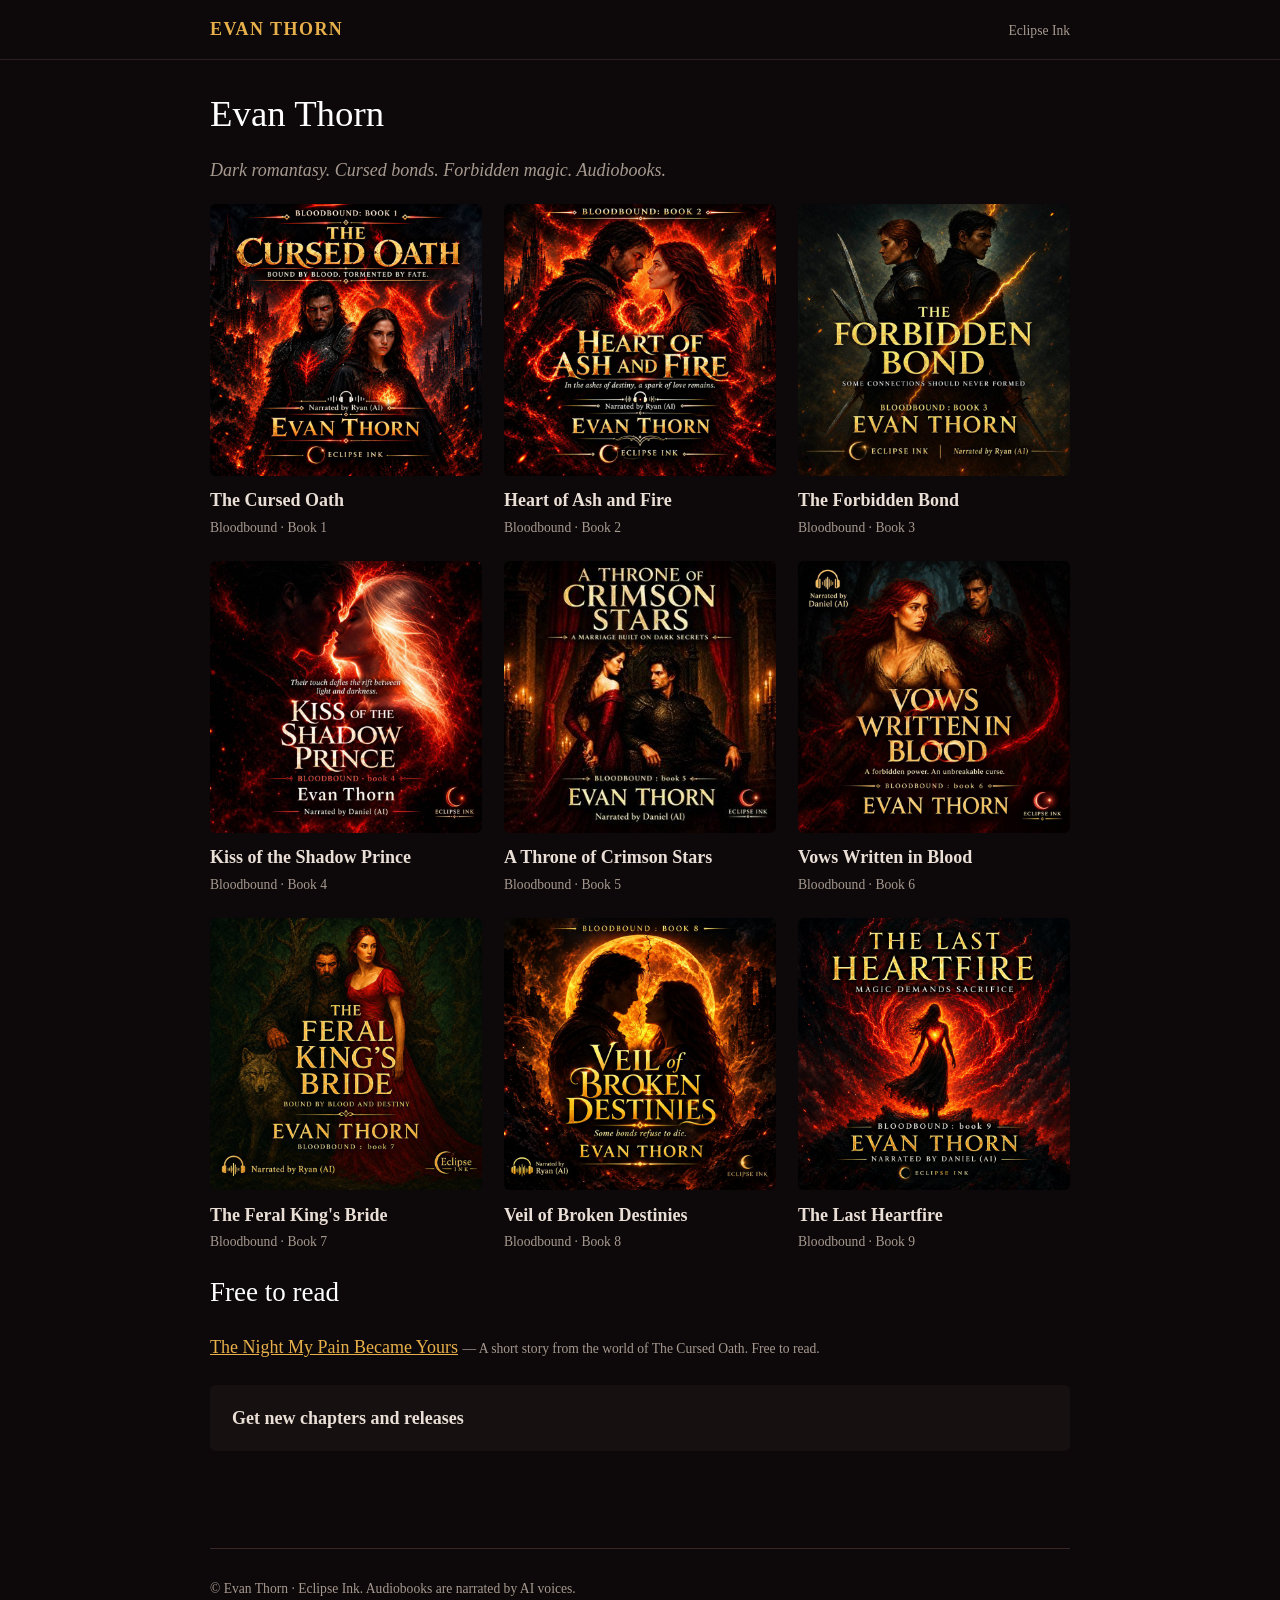
<file: index.html>
<!doctype html><html lang="en"><head><meta charset="utf-8">
<meta name="viewport" content="width=device-width,initial-scale=1">
<title>Evan Thorn — Dark romantasy. Cursed bonds. Forbidden magic. Audiobooks.</title><meta name="description" content="Dark romantasy. Cursed bonds. Forbidden magic. Audiobooks.">
<meta property="og:title" content="Evan Thorn — Dark romantasy. Cursed bonds. Forbidden magic. Audiobooks."><meta property="og:description" content="Dark romantasy. Cursed bonds. Forbidden magic. Audiobooks.">
<link rel="stylesheet" href="style.css"><!-- MailerLite Universal -->
<script>
    (function(w,d,e,u,f,l,n){w[f]=w[f]||function(){(w[f].q=w[f].q||[])
    .push(arguments);},l=d.createElement(e),l.async=1,l.src=u,
    n=d.getElementsByTagName(e)[0],n.parentNode.insertBefore(l,n);})
    (window,document,'script','https://assets.mailerlite.com/js/universal.js','ml');
    ml('account', '2454336');
</script>
<!-- End MailerLite Universal -->
<!-- Google tag (gtag.js) -->
<script async src="https://www.googletagmanager.com/gtag/js?id=G-Z0VRPXGSH7"></script>
<script>
  window.dataLayer = window.dataLayer || [];
  function gtag(){dataLayer.push(arguments);}
  gtag('js', new Date());

  gtag('config', 'G-Z0VRPXGSH7');
</script></head><body>
<header class="site"><div class="wrap"><a href="index.html">Evan Thorn</a><span class="small">Eclipse Ink</span></div></header>
<main class="wrap"><h1>Evan Thorn</h1><p class="tag">Dark romantasy. Cursed bonds. Forbidden magic. Audiobooks.</p><div class="cards"><a href="the-cursed-oath/index.html"><img src="the-cursed-oath/cover.jpg" alt="The Cursed Oath"><div><b>The Cursed Oath</b><div class="small">Bloodbound · Book 1</div></div></a><a href="heart-of-ash-and-fire/index.html"><img src="heart-of-ash-and-fire/cover.jpg" alt="Heart of Ash and Fire"><div><b>Heart of Ash and Fire</b><div class="small">Bloodbound · Book 2</div></div></a><a href="the-forbidden-bond/index.html"><img src="the-forbidden-bond/cover.jpg" alt="The Forbidden Bond"><div><b>The Forbidden Bond</b><div class="small">Bloodbound · Book 3</div></div></a><a href="kiss-of-the-shadow-prince/index.html"><img src="kiss-of-the-shadow-prince/cover.jpg" alt="Kiss of the Shadow Prince"><div><b>Kiss of the Shadow Prince</b><div class="small">Bloodbound · Book 4</div></div></a><a href="a-throne-of-crimson-stars/index.html"><img src="a-throne-of-crimson-stars/cover.jpg" alt="A Throne of Crimson Stars"><div><b>A Throne of Crimson Stars</b><div class="small">Bloodbound · Book 5</div></div></a><a href="vows-written-in-blood/index.html"><img src="vows-written-in-blood/cover.jpg" alt="Vows Written in Blood"><div><b>Vows Written in Blood</b><div class="small">Bloodbound · Book 6</div></div></a><a href="the-feral-kings-bride/index.html"><img src="the-feral-kings-bride/cover.jpg" alt="The Feral King&#x27;s Bride"><div><b>The Feral King&#x27;s Bride</b><div class="small">Bloodbound · Book 7</div></div></a><a href="veil-of-broken-destinies/index.html"><img src="veil-of-broken-destinies/cover.jpg" alt="Veil of Broken Destinies"><div><b>Veil of Broken Destinies</b><div class="small">Bloodbound · Book 8</div></div></a><a href="the-last-heartfire/index.html"><img src="the-last-heartfire/cover.jpg" alt="The Last Heartfire"><div><b>The Last Heartfire</b><div class="small">Bloodbound · Book 9</div></div></a></div><h2>Free to read</h2><p><a href="stories/the-night-my-pain-became-yours/index.html">The Night My Pain Became Yours</a> <span class="small">— A short story from the world of The Cursed Oath. Free to read.</span></p><div class="box"><b>Get new chapters and releases</b><div class="ml-embedded" data-form="uQVIh5"></div></div></main>
<footer class="wrap"><hr>© Evan Thorn · Eclipse Ink. Audiobooks are narrated by AI voices.</footer></body></html>
</file>
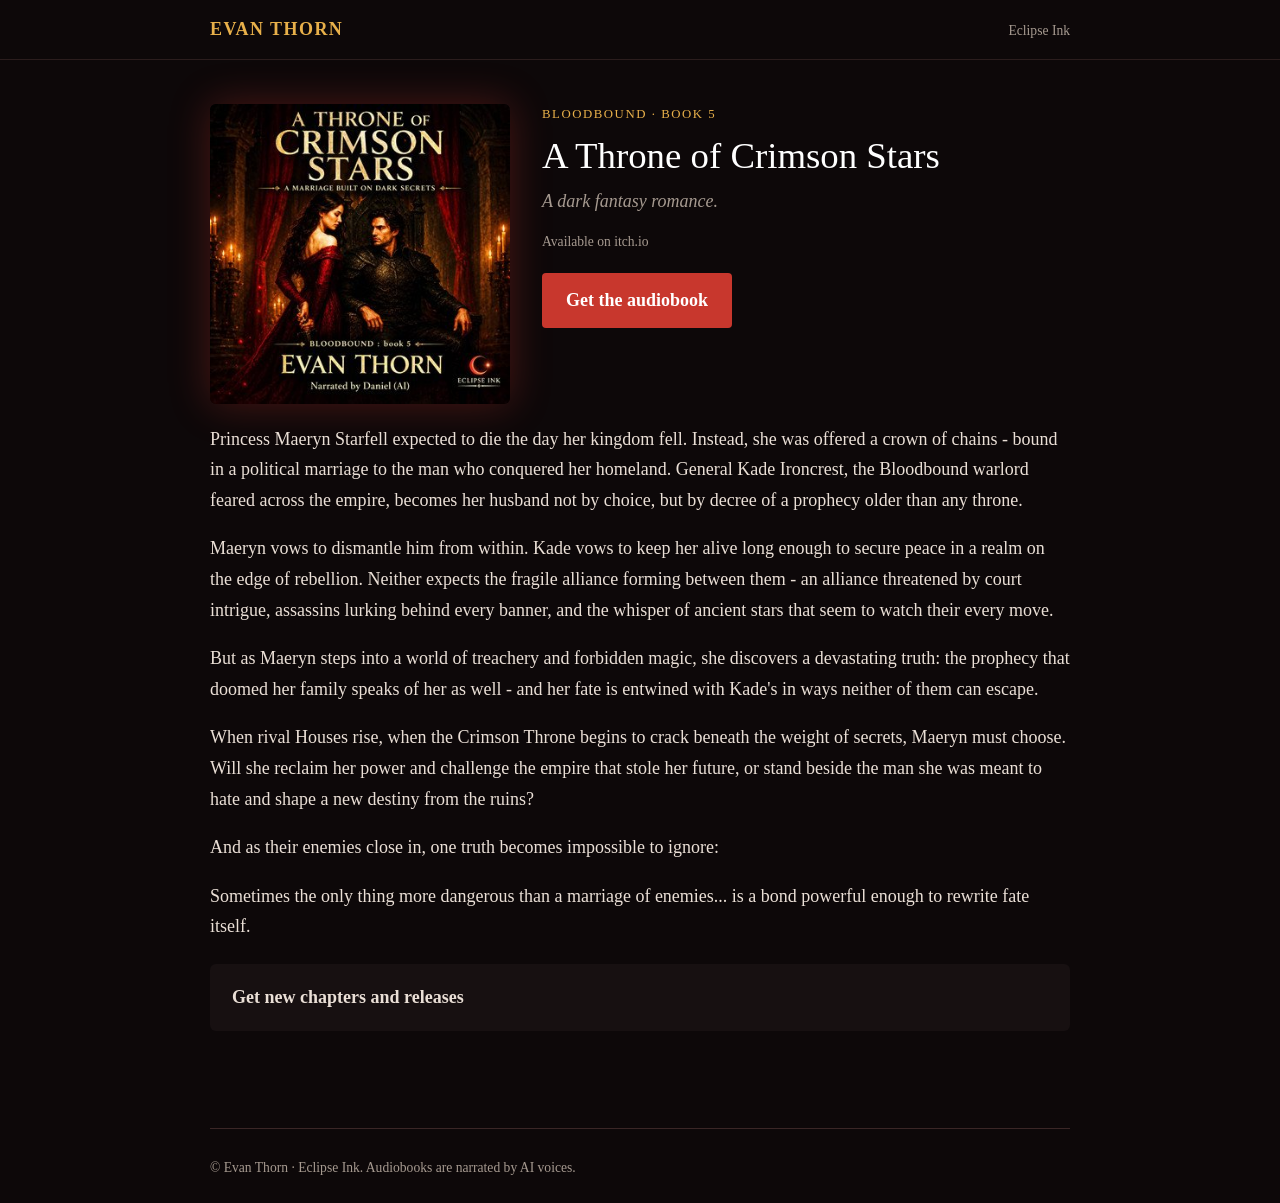
<file: a-throne-of-crimson-stars/index.html>
<!doctype html><html lang="en"><head><meta charset="utf-8">
<meta name="viewport" content="width=device-width,initial-scale=1">
<title>A Throne of Crimson Stars (Bloodbound, Book 5) by Evan Thorn</title><meta name="description" content="A dark fantasy romance.">
<meta property="og:title" content="A Throne of Crimson Stars (Bloodbound, Book 5) by Evan Thorn"><meta property="og:description" content="A dark fantasy romance."><meta property="og:image" content="https://calderajunorex-cmd.github.io/evan-thorn/a-throne-of-crimson-stars/cover.jpg">
<link rel="stylesheet" href="../style.css"><!-- MailerLite Universal -->
<script>
    (function(w,d,e,u,f,l,n){w[f]=w[f]||function(){(w[f].q=w[f].q||[])
    .push(arguments);},l=d.createElement(e),l.async=1,l.src=u,
    n=d.getElementsByTagName(e)[0],n.parentNode.insertBefore(l,n);})
    (window,document,'script','https://assets.mailerlite.com/js/universal.js','ml');
    ml('account', '2454336');
</script>
<!-- End MailerLite Universal -->
<!-- Google tag (gtag.js) -->
<script async src="https://www.googletagmanager.com/gtag/js?id=G-Z0VRPXGSH7"></script>
<script>
  window.dataLayer = window.dataLayer || [];
  function gtag(){dataLayer.push(arguments);}
  gtag('js', new Date());

  gtag('config', 'G-Z0VRPXGSH7');
</script></head><body>
<header class="site"><div class="wrap"><a href="../index.html">Evan Thorn</a><span class="small">Eclipse Ink</span></div></header>
<main class="wrap"><div class="book"><img src="cover.jpg" alt="A Throne of Crimson Stars cover">
<div class="info"><div class="series">Bloodbound · Book 5</div><h1>A Throne of Crimson Stars</h1>
<div class="tag">A dark fantasy romance.</div><p class="small">Available on itch.io</p>
<a class="btn" href="https://eclipse-ink.itch.io/a-throne-of-crimson-stars-bloodbound-book-5?utm_source=site&amp;utm_medium=bookpage&amp;utm_campaign=a-throne-of-crimson-stars">Get the audiobook</a></div></div>
<p>Princess Maeryn Starfell expected to die the day her kingdom fell. Instead, she was offered a crown of chains - bound in a political marriage to the man who conquered her homeland. General Kade Ironcrest, the Bloodbound warlord feared across the empire, becomes her husband not by choice, but by decree of a prophecy older than any throne.</p><p>Maeryn vows to dismantle him from within. Kade vows to keep her alive long enough to secure peace in a realm on the edge of rebellion. Neither expects the fragile alliance forming between them - an alliance threatened by court intrigue, assassins lurking behind every banner, and the whisper of ancient stars that seem to watch their every move.</p><p>But as Maeryn steps into a world of treachery and forbidden magic, she discovers a devastating truth: the prophecy that doomed her family speaks of her as well - and her fate is entwined with Kade&#x27;s in ways neither of them can escape.</p><p>When rival Houses rise, when the Crimson Throne begins to crack beneath the weight of secrets, Maeryn must choose. Will she reclaim her power and challenge the empire that stole her future, or stand beside the man she was meant to hate and shape a new destiny from the ruins?</p><p>And as their enemies close in, one truth becomes impossible to ignore:</p><p>Sometimes the only thing more dangerous than a marriage of enemies... is a bond powerful enough to rewrite fate itself.</p><div class="box"><b>Get new chapters and releases</b><div class="ml-embedded" data-form="uQVIh5"></div></div></main>
<footer class="wrap"><hr>© Evan Thorn · Eclipse Ink. Audiobooks are narrated by AI voices.</footer></body></html>
</file>
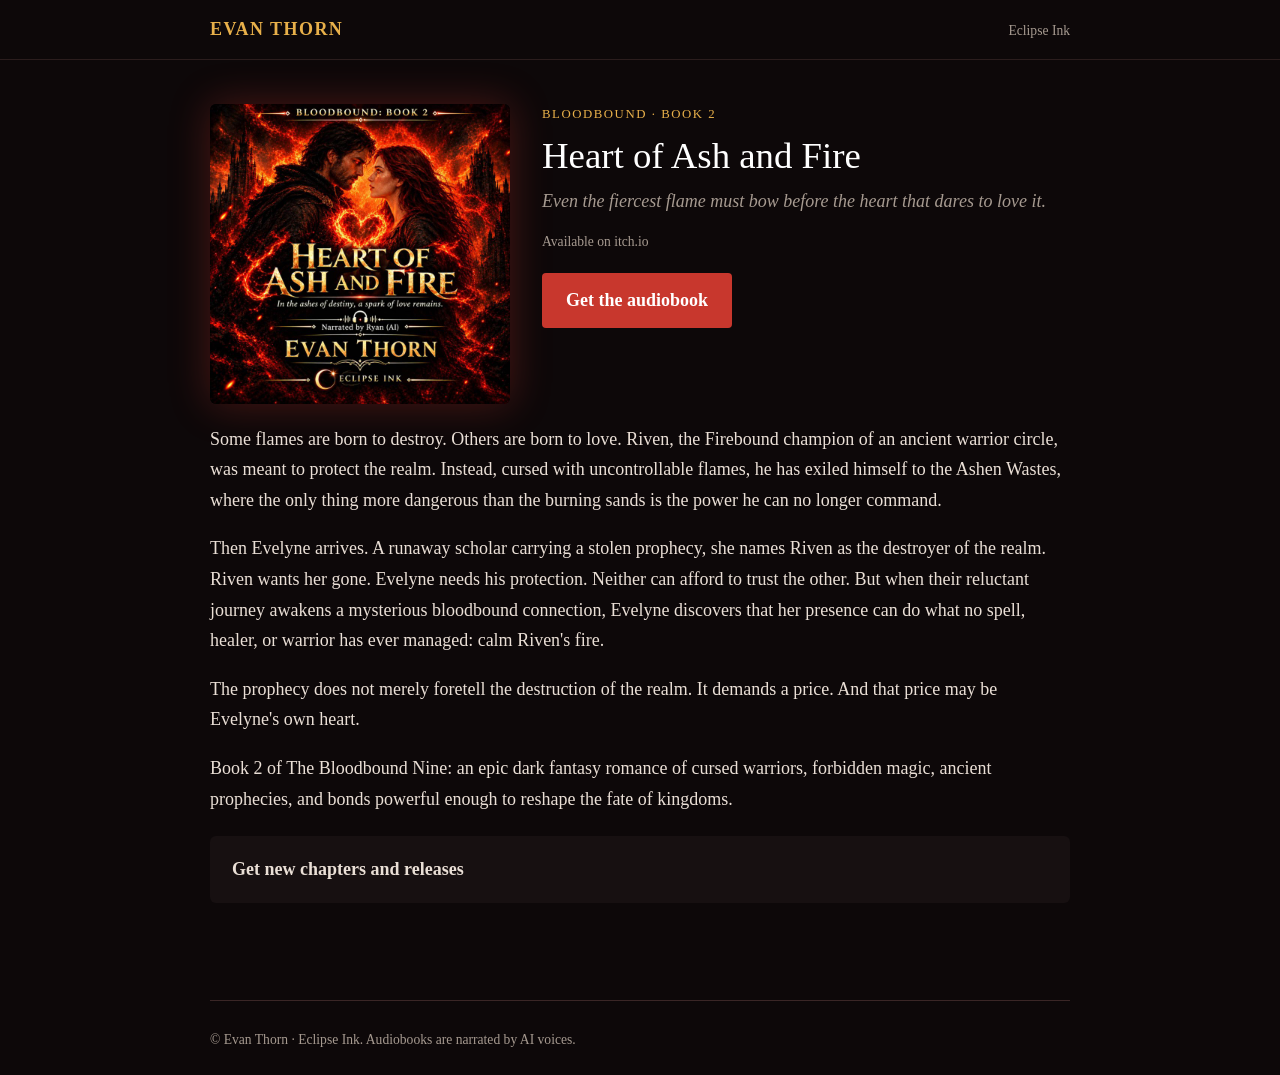
<file: heart-of-ash-and-fire/index.html>
<!doctype html><html lang="en"><head><meta charset="utf-8">
<meta name="viewport" content="width=device-width,initial-scale=1">
<title>Heart of Ash and Fire (Bloodbound, Book 2) by Evan Thorn</title><meta name="description" content="Even the fiercest flame must bow before the heart that dares to love it.">
<meta property="og:title" content="Heart of Ash and Fire (Bloodbound, Book 2) by Evan Thorn"><meta property="og:description" content="Even the fiercest flame must bow before the heart that dares to love it."><meta property="og:image" content="https://calderajunorex-cmd.github.io/evan-thorn/heart-of-ash-and-fire/cover.jpg">
<link rel="stylesheet" href="../style.css"><!-- MailerLite Universal -->
<script>
    (function(w,d,e,u,f,l,n){w[f]=w[f]||function(){(w[f].q=w[f].q||[])
    .push(arguments);},l=d.createElement(e),l.async=1,l.src=u,
    n=d.getElementsByTagName(e)[0],n.parentNode.insertBefore(l,n);})
    (window,document,'script','https://assets.mailerlite.com/js/universal.js','ml');
    ml('account', '2454336');
</script>
<!-- End MailerLite Universal -->
<!-- Google tag (gtag.js) -->
<script async src="https://www.googletagmanager.com/gtag/js?id=G-Z0VRPXGSH7"></script>
<script>
  window.dataLayer = window.dataLayer || [];
  function gtag(){dataLayer.push(arguments);}
  gtag('js', new Date());

  gtag('config', 'G-Z0VRPXGSH7');
</script></head><body>
<header class="site"><div class="wrap"><a href="../index.html">Evan Thorn</a><span class="small">Eclipse Ink</span></div></header>
<main class="wrap"><div class="book"><img src="cover.jpg" alt="Heart of Ash and Fire cover">
<div class="info"><div class="series">Bloodbound · Book 2</div><h1>Heart of Ash and Fire</h1>
<div class="tag">Even the fiercest flame must bow before the heart that dares to love it.</div><p class="small">Available on itch.io</p>
<a class="btn" href="https://eclipse-ink.itch.io/heart-of-ash-and-fire-audiobook-bloodbound-book-2?utm_source=site&amp;utm_medium=bookpage&amp;utm_campaign=heart-of-ash-and-fire">Get the audiobook</a></div></div>
<p>Some flames are born to destroy. Others are born to love. Riven, the Firebound champion of an ancient warrior circle, was meant to protect the realm. Instead, cursed with uncontrollable flames, he has exiled himself to the Ashen Wastes, where the only thing more dangerous than the burning sands is the power he can no longer command.</p><p>Then Evelyne arrives. A runaway scholar carrying a stolen prophecy, she names Riven as the destroyer of the realm. Riven wants her gone. Evelyne needs his protection. Neither can afford to trust the other. But when their reluctant journey awakens a mysterious bloodbound connection, Evelyne discovers that her presence can do what no spell, healer, or warrior has ever managed: calm Riven&#x27;s fire.</p><p>The prophecy does not merely foretell the destruction of the realm. It demands a price. And that price may be Evelyne&#x27;s own heart.</p><p>Book 2 of The Bloodbound Nine: an epic dark fantasy romance of cursed warriors, forbidden magic, ancient prophecies, and bonds powerful enough to reshape the fate of kingdoms.</p><div class="box"><b>Get new chapters and releases</b><div class="ml-embedded" data-form="uQVIh5"></div></div></main>
<footer class="wrap"><hr>© Evan Thorn · Eclipse Ink. Audiobooks are narrated by AI voices.</footer></body></html>
</file>
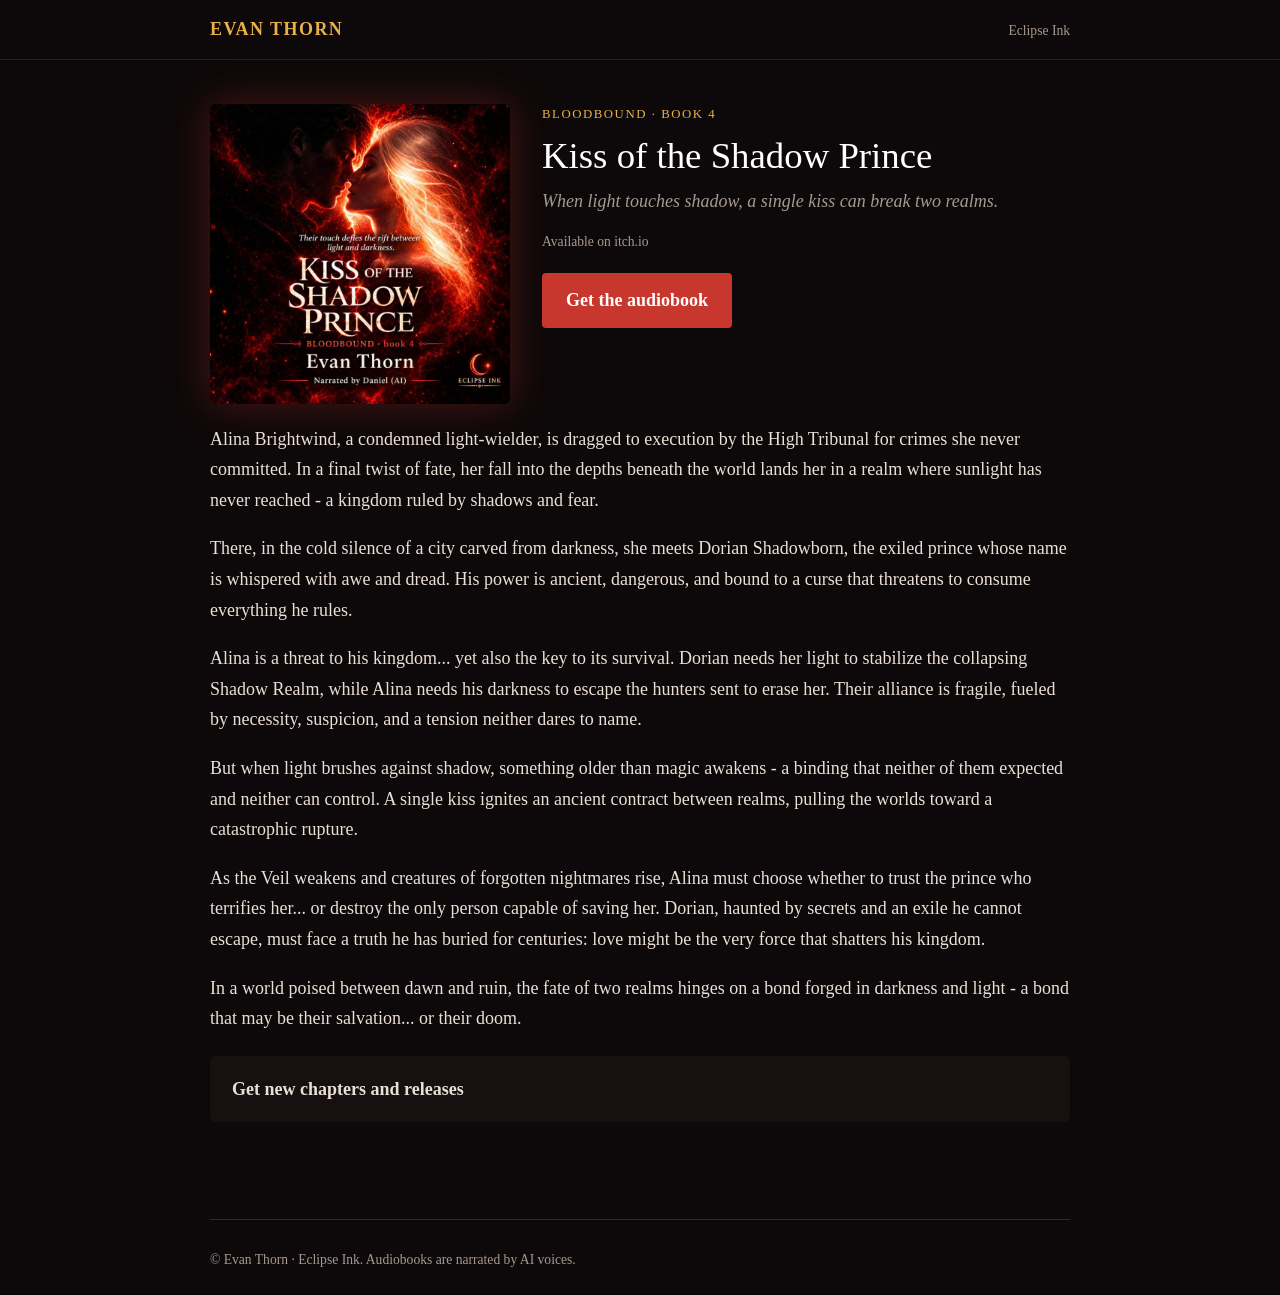
<file: kiss-of-the-shadow-prince/index.html>
<!doctype html><html lang="en"><head><meta charset="utf-8">
<meta name="viewport" content="width=device-width,initial-scale=1">
<title>Kiss of the Shadow Prince (Bloodbound, Book 4) by Evan Thorn</title><meta name="description" content="When light touches shadow, a single kiss can break two realms.">
<meta property="og:title" content="Kiss of the Shadow Prince (Bloodbound, Book 4) by Evan Thorn"><meta property="og:description" content="When light touches shadow, a single kiss can break two realms."><meta property="og:image" content="https://calderajunorex-cmd.github.io/evan-thorn/kiss-of-the-shadow-prince/cover.jpg">
<link rel="stylesheet" href="../style.css"><!-- MailerLite Universal -->
<script>
    (function(w,d,e,u,f,l,n){w[f]=w[f]||function(){(w[f].q=w[f].q||[])
    .push(arguments);},l=d.createElement(e),l.async=1,l.src=u,
    n=d.getElementsByTagName(e)[0],n.parentNode.insertBefore(l,n);})
    (window,document,'script','https://assets.mailerlite.com/js/universal.js','ml');
    ml('account', '2454336');
</script>
<!-- End MailerLite Universal -->
<!-- Google tag (gtag.js) -->
<script async src="https://www.googletagmanager.com/gtag/js?id=G-Z0VRPXGSH7"></script>
<script>
  window.dataLayer = window.dataLayer || [];
  function gtag(){dataLayer.push(arguments);}
  gtag('js', new Date());

  gtag('config', 'G-Z0VRPXGSH7');
</script></head><body>
<header class="site"><div class="wrap"><a href="../index.html">Evan Thorn</a><span class="small">Eclipse Ink</span></div></header>
<main class="wrap"><div class="book"><img src="cover.jpg" alt="Kiss of the Shadow Prince cover">
<div class="info"><div class="series">Bloodbound · Book 4</div><h1>Kiss of the Shadow Prince</h1>
<div class="tag">When light touches shadow, a single kiss can break two realms.</div><p class="small">Available on itch.io</p>
<a class="btn" href="https://eclipse-ink.itch.io/kiss-of-the-shadow-prince-audiobook-bloodbound-book-4?utm_source=site&amp;utm_medium=bookpage&amp;utm_campaign=kiss-of-the-shadow-prince">Get the audiobook</a></div></div>
<p>Alina Brightwind, a condemned light-wielder, is dragged to execution by the High Tribunal for crimes she never committed. In a final twist of fate, her fall into the depths beneath the world lands her in a realm where sunlight has never reached - a kingdom ruled by shadows and fear.</p><p>There, in the cold silence of a city carved from darkness, she meets Dorian Shadowborn, the exiled prince whose name is whispered with awe and dread. His power is ancient, dangerous, and bound to a curse that threatens to consume everything he rules.</p><p>Alina is a threat to his kingdom... yet also the key to its survival. Dorian needs her light to stabilize the collapsing Shadow Realm, while Alina needs his darkness to escape the hunters sent to erase her. Their alliance is fragile, fueled by necessity, suspicion, and a tension neither dares to name.</p><p>But when light brushes against shadow, something older than magic awakens - a binding that neither of them expected and neither can control. A single kiss ignites an ancient contract between realms, pulling the worlds toward a catastrophic rupture.</p><p>As the Veil weakens and creatures of forgotten nightmares rise, Alina must choose whether to trust the prince who terrifies her... or destroy the only person capable of saving her. Dorian, haunted by secrets and an exile he cannot escape, must face a truth he has buried for centuries: love might be the very force that shatters his kingdom.</p><p>In a world poised between dawn and ruin, the fate of two realms hinges on a bond forged in darkness and light - a bond that may be their salvation... or their doom.</p><div class="box"><b>Get new chapters and releases</b><div class="ml-embedded" data-form="uQVIh5"></div></div></main>
<footer class="wrap"><hr>© Evan Thorn · Eclipse Ink. Audiobooks are narrated by AI voices.</footer></body></html>
</file>
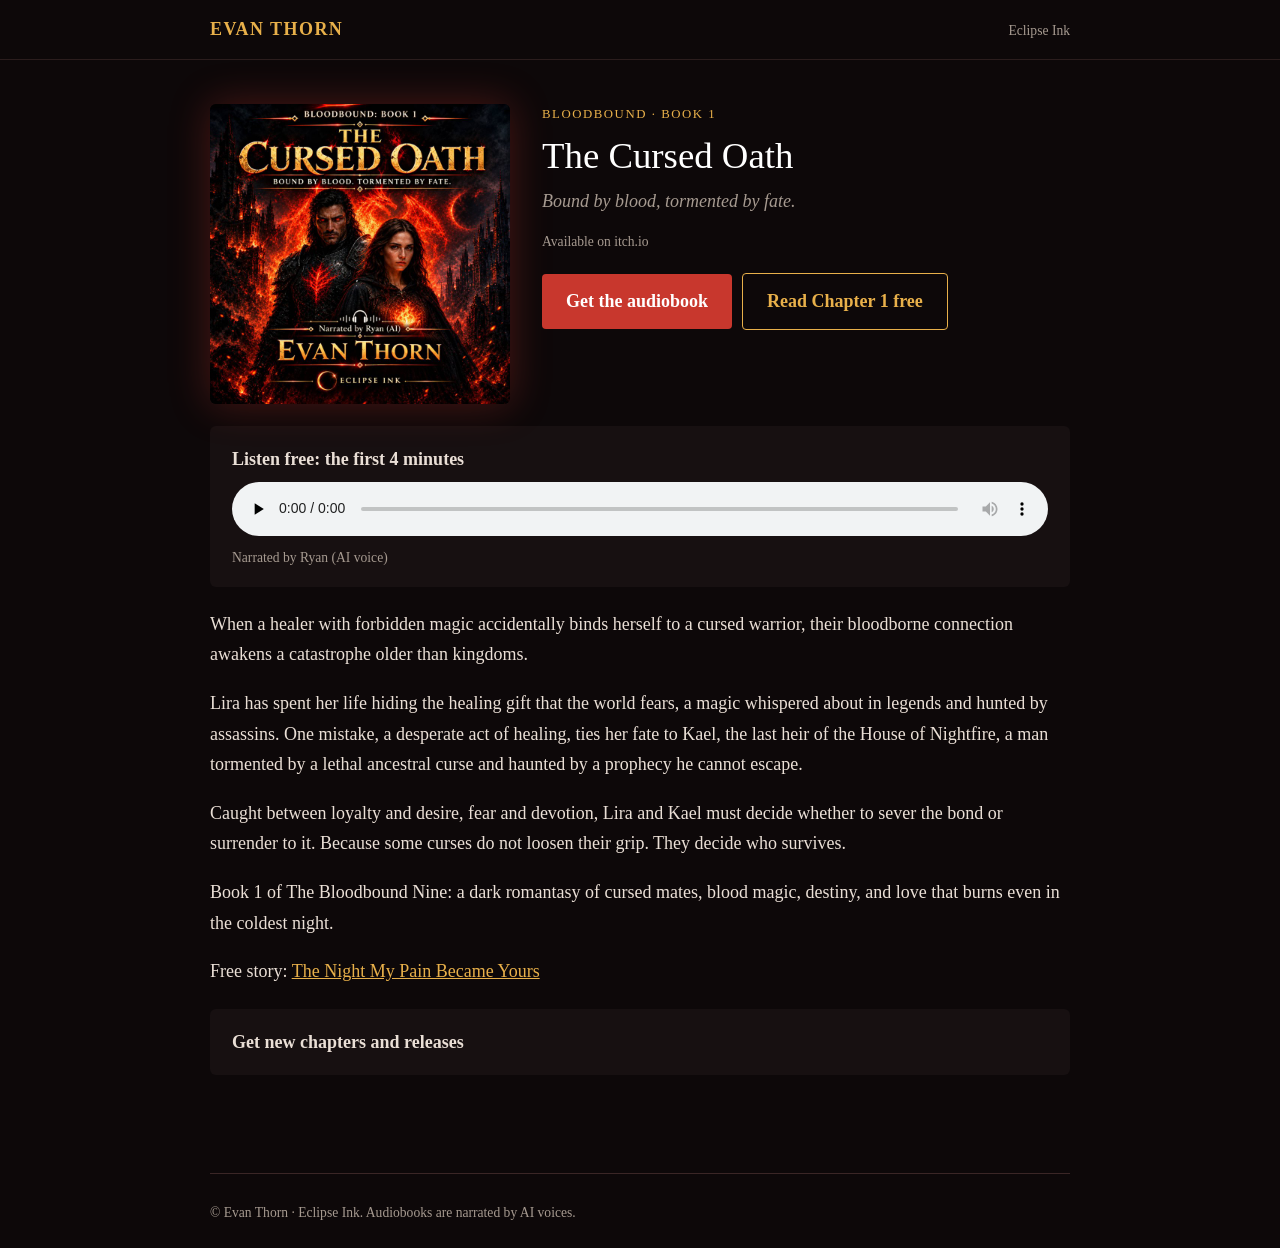
<file: the-cursed-oath/index.html>
<!doctype html><html lang="en"><head><meta charset="utf-8">
<meta name="viewport" content="width=device-width,initial-scale=1">
<title>The Cursed Oath (Bloodbound, Book 1) by Evan Thorn</title><meta name="description" content="Bound by blood, tormented by fate.">
<meta property="og:title" content="The Cursed Oath (Bloodbound, Book 1) by Evan Thorn"><meta property="og:description" content="Bound by blood, tormented by fate."><meta property="og:image" content="https://calderajunorex-cmd.github.io/evan-thorn/the-cursed-oath/cover.jpg">
<link rel="stylesheet" href="../style.css"><!-- MailerLite Universal -->
<script>
    (function(w,d,e,u,f,l,n){w[f]=w[f]||function(){(w[f].q=w[f].q||[])
    .push(arguments);},l=d.createElement(e),l.async=1,l.src=u,
    n=d.getElementsByTagName(e)[0],n.parentNode.insertBefore(l,n);})
    (window,document,'script','https://assets.mailerlite.com/js/universal.js','ml');
    ml('account', '2454336');
</script>
<!-- End MailerLite Universal -->
<!-- Google tag (gtag.js) -->
<script async src="https://www.googletagmanager.com/gtag/js?id=G-Z0VRPXGSH7"></script>
<script>
  window.dataLayer = window.dataLayer || [];
  function gtag(){dataLayer.push(arguments);}
  gtag('js', new Date());

  gtag('config', 'G-Z0VRPXGSH7');
</script></head><body>
<header class="site"><div class="wrap"><a href="../index.html">Evan Thorn</a><span class="small">Eclipse Ink</span></div></header>
<main class="wrap"><div class="book"><img src="cover.jpg" alt="The Cursed Oath cover">
<div class="info"><div class="series">Bloodbound · Book 1</div><h1>The Cursed Oath</h1>
<div class="tag">Bound by blood, tormented by fate.</div><p class="small">Available on itch.io</p>
<a class="btn" href="https://eclipse-ink.itch.io/the-cursed-oath-audiobook-bloodbound-book-1?utm_source=site&amp;utm_medium=bookpage&amp;utm_campaign=the-cursed-oath">Get the audiobook</a><a class="btn alt" href="chapter-1/index.html">Read Chapter 1 free</a></div></div>
<div class="box"><b>Listen free: the first 4 minutes</b><audio controls preload="none" src="sample.mp3"></audio><div class="small">Narrated by Ryan (AI voice)</div></div><p>When a healer with forbidden magic accidentally binds herself to a cursed warrior, their bloodborne connection awakens a catastrophe older than kingdoms.</p><p>Lira has spent her life hiding the healing gift that the world fears, a magic whispered about in legends and hunted by assassins. One mistake, a desperate act of healing, ties her fate to Kael, the last heir of the House of Nightfire, a man tormented by a lethal ancestral curse and haunted by a prophecy he cannot escape.</p><p>Caught between loyalty and desire, fear and devotion, Lira and Kael must decide whether to sever the bond or surrender to it. Because some curses do not loosen their grip. They decide who survives.</p><p>Book 1 of The Bloodbound Nine: a dark romantasy of cursed mates, blood magic, destiny, and love that burns even in the coldest night.</p><p>Free story: <a href="../stories/the-night-my-pain-became-yours/index.html">The Night My Pain Became Yours</a></p><div class="box"><b>Get new chapters and releases</b><div class="ml-embedded" data-form="uQVIh5"></div></div></main>
<footer class="wrap"><hr>© Evan Thorn · Eclipse Ink. Audiobooks are narrated by AI voices.</footer></body></html>
</file>
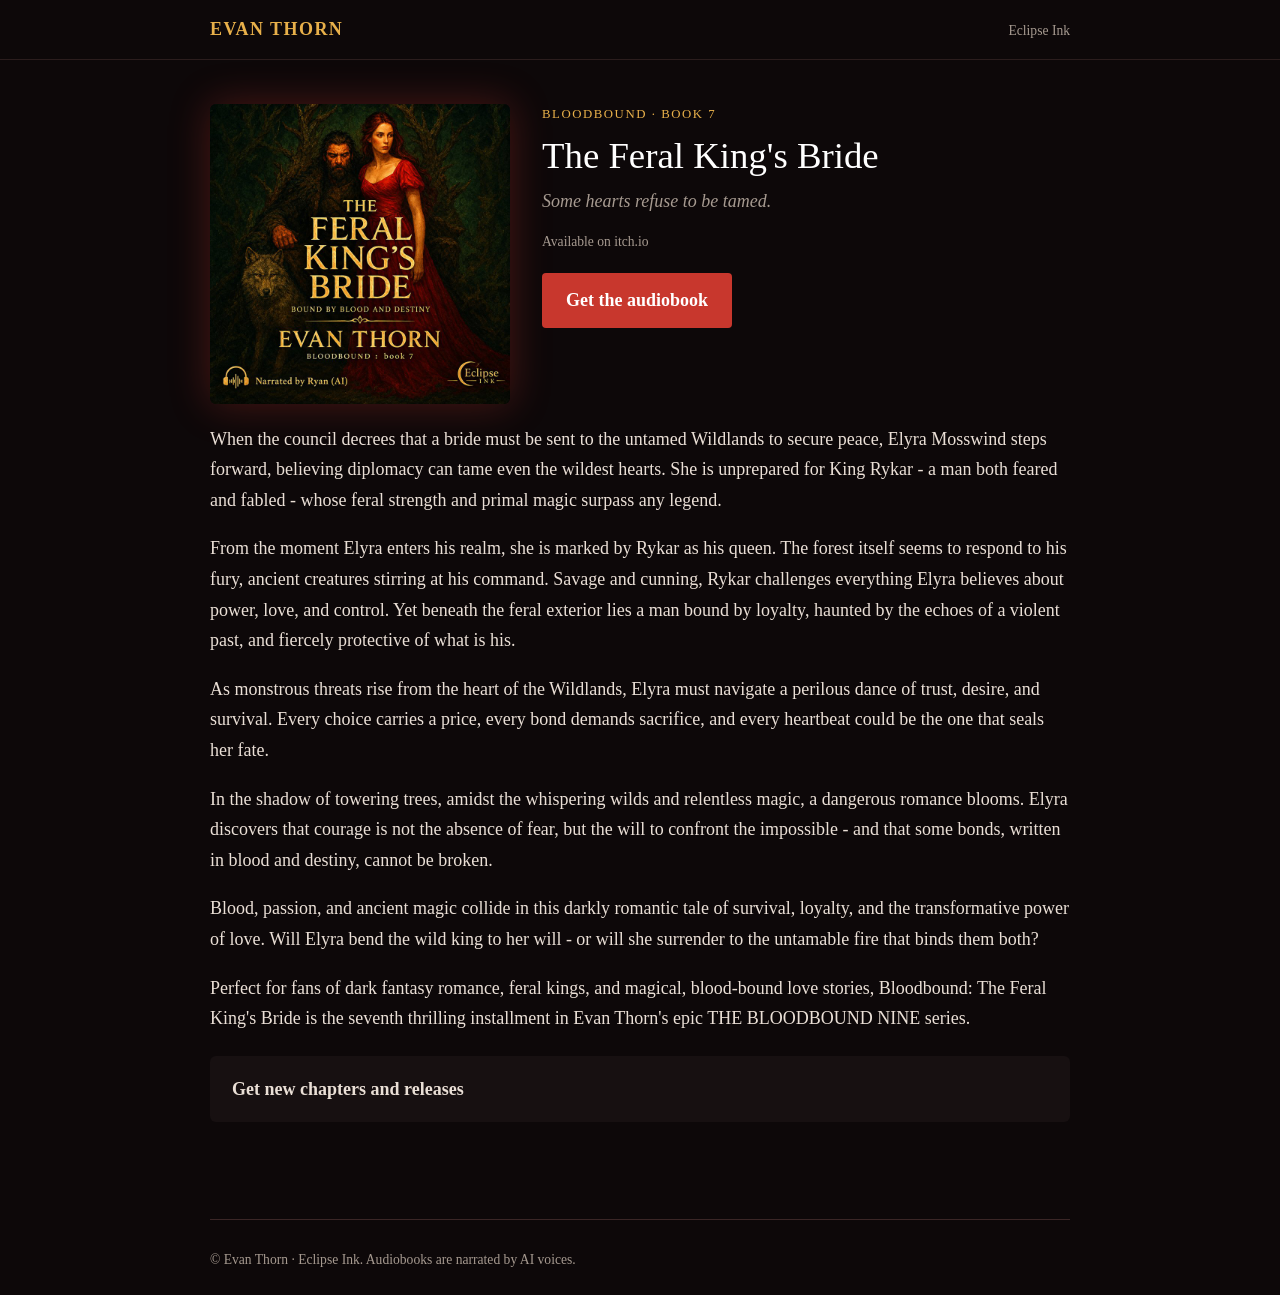
<file: the-feral-kings-bride/index.html>
<!doctype html><html lang="en"><head><meta charset="utf-8">
<meta name="viewport" content="width=device-width,initial-scale=1">
<title>The Feral King&#x27;s Bride (Bloodbound, Book 7) by Evan Thorn</title><meta name="description" content="Some hearts refuse to be tamed.">
<meta property="og:title" content="The Feral King&#x27;s Bride (Bloodbound, Book 7) by Evan Thorn"><meta property="og:description" content="Some hearts refuse to be tamed."><meta property="og:image" content="https://calderajunorex-cmd.github.io/evan-thorn/the-feral-kings-bride/cover.jpg">
<link rel="stylesheet" href="../style.css"><!-- MailerLite Universal -->
<script>
    (function(w,d,e,u,f,l,n){w[f]=w[f]||function(){(w[f].q=w[f].q||[])
    .push(arguments);},l=d.createElement(e),l.async=1,l.src=u,
    n=d.getElementsByTagName(e)[0],n.parentNode.insertBefore(l,n);})
    (window,document,'script','https://assets.mailerlite.com/js/universal.js','ml');
    ml('account', '2454336');
</script>
<!-- End MailerLite Universal -->
<!-- Google tag (gtag.js) -->
<script async src="https://www.googletagmanager.com/gtag/js?id=G-Z0VRPXGSH7"></script>
<script>
  window.dataLayer = window.dataLayer || [];
  function gtag(){dataLayer.push(arguments);}
  gtag('js', new Date());

  gtag('config', 'G-Z0VRPXGSH7');
</script></head><body>
<header class="site"><div class="wrap"><a href="../index.html">Evan Thorn</a><span class="small">Eclipse Ink</span></div></header>
<main class="wrap"><div class="book"><img src="cover.jpg" alt="The Feral King&#x27;s Bride cover">
<div class="info"><div class="series">Bloodbound · Book 7</div><h1>The Feral King&#x27;s Bride</h1>
<div class="tag">Some hearts refuse to be tamed.</div><p class="small">Available on itch.io</p>
<a class="btn" href="https://eclipse-ink.itch.io/the-feral-kings-bride-audiobook-bloodbound-book-7?utm_source=site&amp;utm_medium=bookpage&amp;utm_campaign=the-feral-kings-bride">Get the audiobook</a></div></div>
<p>When the council decrees that a bride must be sent to the untamed Wildlands to secure peace, Elyra Mosswind steps forward, believing diplomacy can tame even the wildest hearts. She is unprepared for King Rykar - a man both feared and fabled - whose feral strength and primal magic surpass any legend.</p><p>From the moment Elyra enters his realm, she is marked by Rykar as his queen. The forest itself seems to respond to his fury, ancient creatures stirring at his command. Savage and cunning, Rykar challenges everything Elyra believes about power, love, and control. Yet beneath the feral exterior lies a man bound by loyalty, haunted by the echoes of a violent past, and fiercely protective of what is his.</p><p>As monstrous threats rise from the heart of the Wildlands, Elyra must navigate a perilous dance of trust, desire, and survival. Every choice carries a price, every bond demands sacrifice, and every heartbeat could be the one that seals her fate.</p><p>In the shadow of towering trees, amidst the whispering wilds and relentless magic, a dangerous romance blooms. Elyra discovers that courage is not the absence of fear, but the will to confront the impossible - and that some bonds, written in blood and destiny, cannot be broken.</p><p>Blood, passion, and ancient magic collide in this darkly romantic tale of survival, loyalty, and the transformative power of love. Will Elyra bend the wild king to her will - or will she surrender to the untamable fire that binds them both?</p><p>Perfect for fans of dark fantasy romance, feral kings, and magical, blood-bound love stories, Bloodbound: The Feral King&#x27;s Bride is the seventh thrilling installment in Evan Thorn&#x27;s epic THE BLOODBOUND NINE series.</p><div class="box"><b>Get new chapters and releases</b><div class="ml-embedded" data-form="uQVIh5"></div></div></main>
<footer class="wrap"><hr>© Evan Thorn · Eclipse Ink. Audiobooks are narrated by AI voices.</footer></body></html>
</file>
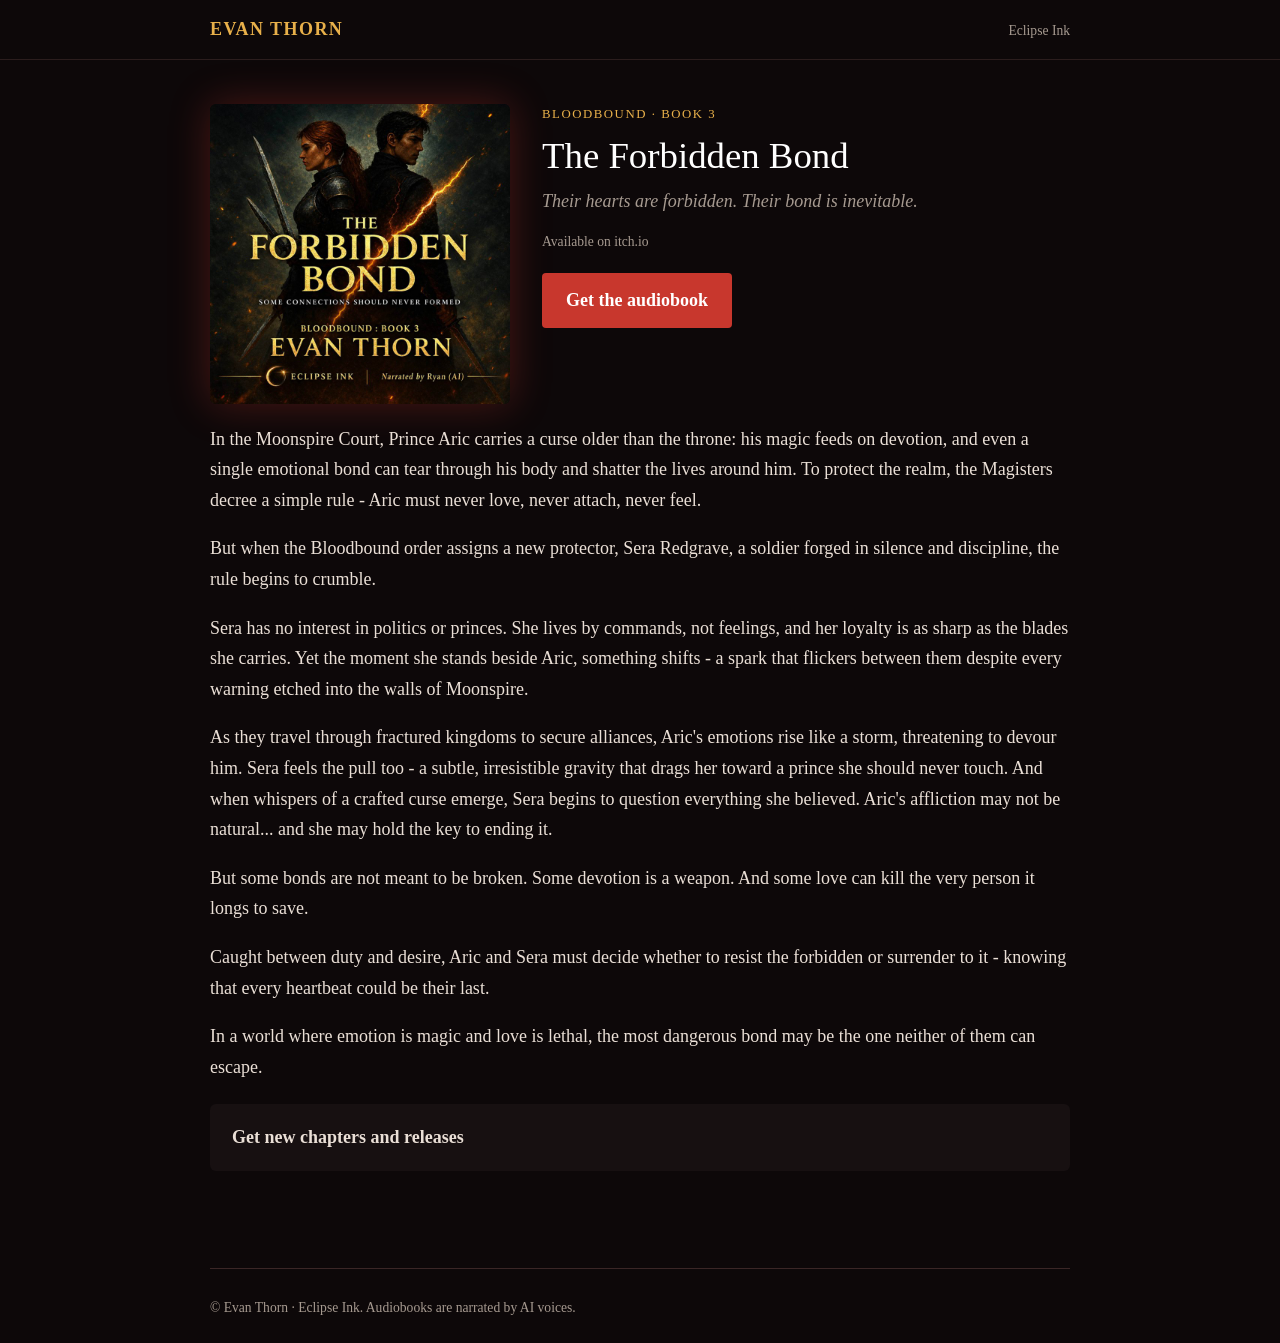
<file: the-forbidden-bond/index.html>
<!doctype html><html lang="en"><head><meta charset="utf-8">
<meta name="viewport" content="width=device-width,initial-scale=1">
<title>The Forbidden Bond (Bloodbound, Book 3) by Evan Thorn</title><meta name="description" content="Their hearts are forbidden. Their bond is inevitable.">
<meta property="og:title" content="The Forbidden Bond (Bloodbound, Book 3) by Evan Thorn"><meta property="og:description" content="Their hearts are forbidden. Their bond is inevitable."><meta property="og:image" content="https://calderajunorex-cmd.github.io/evan-thorn/the-forbidden-bond/cover.jpg">
<link rel="stylesheet" href="../style.css"><!-- MailerLite Universal -->
<script>
    (function(w,d,e,u,f,l,n){w[f]=w[f]||function(){(w[f].q=w[f].q||[])
    .push(arguments);},l=d.createElement(e),l.async=1,l.src=u,
    n=d.getElementsByTagName(e)[0],n.parentNode.insertBefore(l,n);})
    (window,document,'script','https://assets.mailerlite.com/js/universal.js','ml');
    ml('account', '2454336');
</script>
<!-- End MailerLite Universal -->
<!-- Google tag (gtag.js) -->
<script async src="https://www.googletagmanager.com/gtag/js?id=G-Z0VRPXGSH7"></script>
<script>
  window.dataLayer = window.dataLayer || [];
  function gtag(){dataLayer.push(arguments);}
  gtag('js', new Date());

  gtag('config', 'G-Z0VRPXGSH7');
</script></head><body>
<header class="site"><div class="wrap"><a href="../index.html">Evan Thorn</a><span class="small">Eclipse Ink</span></div></header>
<main class="wrap"><div class="book"><img src="cover.jpg" alt="The Forbidden Bond cover">
<div class="info"><div class="series">Bloodbound · Book 3</div><h1>The Forbidden Bond</h1>
<div class="tag">Their hearts are forbidden. Their bond is inevitable.</div><p class="small">Available on itch.io</p>
<a class="btn" href="https://eclipse-ink.itch.io/the-forbidden-bond-audiobook-bloodbound-book-3?utm_source=site&amp;utm_medium=bookpage&amp;utm_campaign=the-forbidden-bond">Get the audiobook</a></div></div>
<p>In the Moonspire Court, Prince Aric carries a curse older than the throne: his magic feeds on devotion, and even a single emotional bond can tear through his body and shatter the lives around him. To protect the realm, the Magisters decree a simple rule - Aric must never love, never attach, never feel.</p><p>But when the Bloodbound order assigns a new protector, Sera Redgrave, a soldier forged in silence and discipline, the rule begins to crumble.</p><p>Sera has no interest in politics or princes. She lives by commands, not feelings, and her loyalty is as sharp as the blades she carries. Yet the moment she stands beside Aric, something shifts - a spark that flickers between them despite every warning etched into the walls of Moonspire.</p><p>As they travel through fractured kingdoms to secure alliances, Aric&#x27;s emotions rise like a storm, threatening to devour him. Sera feels the pull too - a subtle, irresistible gravity that drags her toward a prince she should never touch. And when whispers of a crafted curse emerge, Sera begins to question everything she believed. Aric&#x27;s affliction may not be natural... and she may hold the key to ending it.</p><p>But some bonds are not meant to be broken. Some devotion is a weapon. And some love can kill the very person it longs to save.</p><p>Caught between duty and desire, Aric and Sera must decide whether to resist the forbidden or surrender to it - knowing that every heartbeat could be their last.</p><p>In a world where emotion is magic and love is lethal, the most dangerous bond may be the one neither of them can escape.</p><div class="box"><b>Get new chapters and releases</b><div class="ml-embedded" data-form="uQVIh5"></div></div></main>
<footer class="wrap"><hr>© Evan Thorn · Eclipse Ink. Audiobooks are narrated by AI voices.</footer></body></html>
</file>
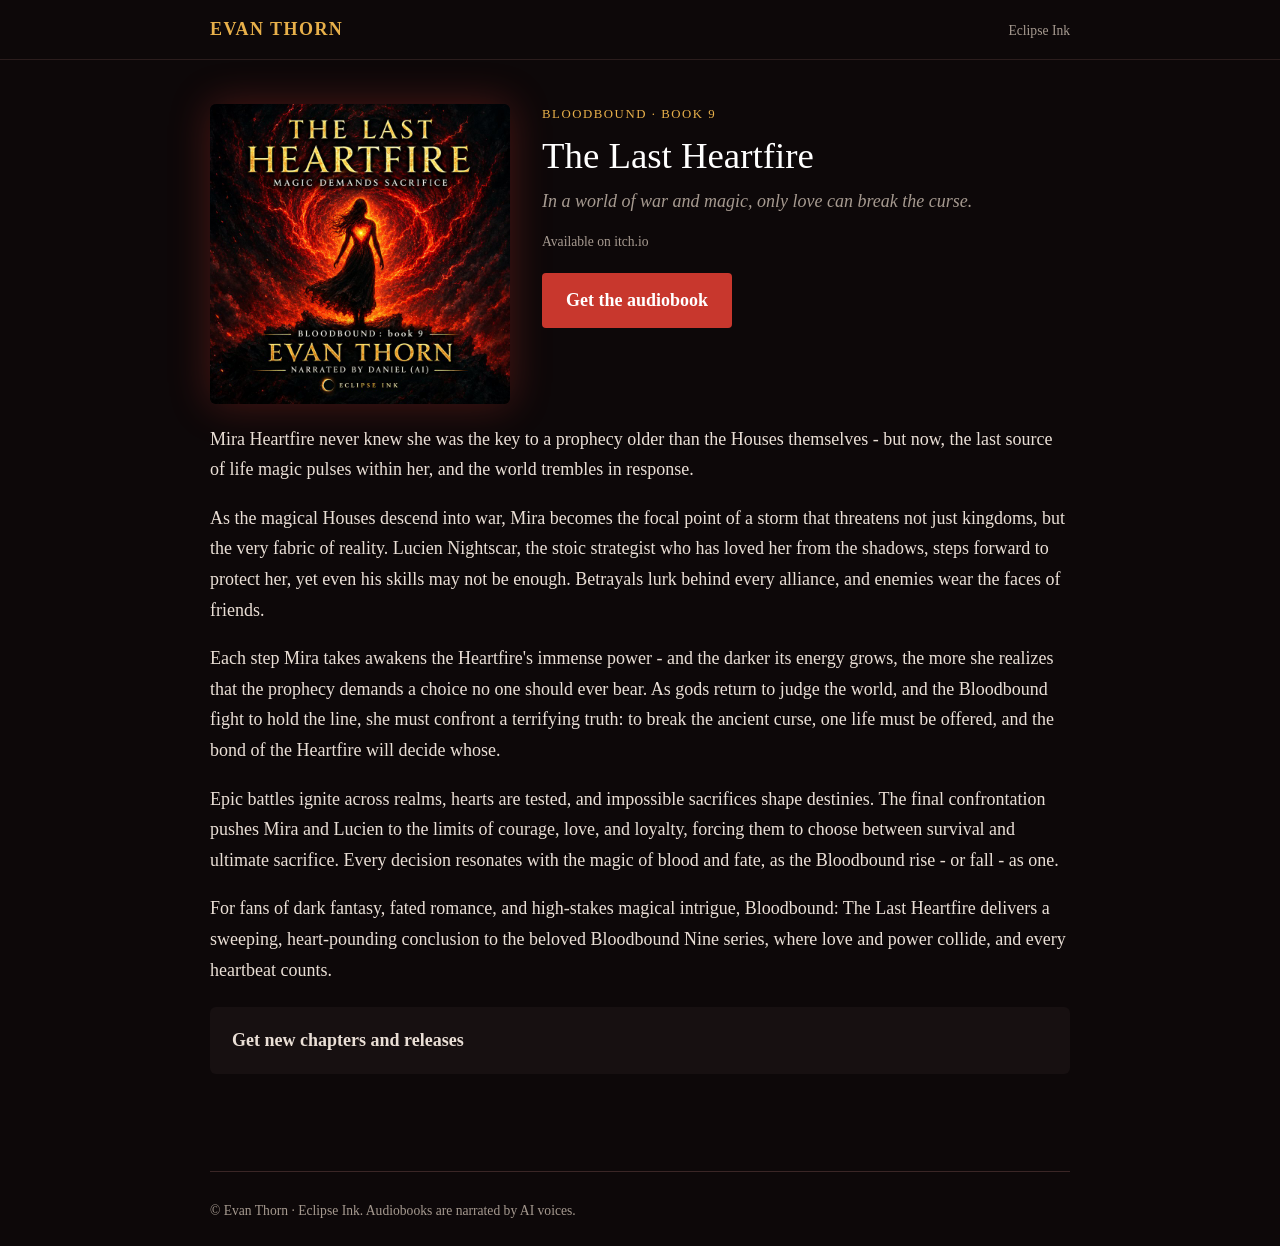
<file: the-last-heartfire/index.html>
<!doctype html><html lang="en"><head><meta charset="utf-8">
<meta name="viewport" content="width=device-width,initial-scale=1">
<title>The Last Heartfire (Bloodbound, Book 9) by Evan Thorn</title><meta name="description" content="In a world of war and magic, only love can break the curse.">
<meta property="og:title" content="The Last Heartfire (Bloodbound, Book 9) by Evan Thorn"><meta property="og:description" content="In a world of war and magic, only love can break the curse."><meta property="og:image" content="https://calderajunorex-cmd.github.io/evan-thorn/the-last-heartfire/cover.jpg">
<link rel="stylesheet" href="../style.css"><!-- MailerLite Universal -->
<script>
    (function(w,d,e,u,f,l,n){w[f]=w[f]||function(){(w[f].q=w[f].q||[])
    .push(arguments);},l=d.createElement(e),l.async=1,l.src=u,
    n=d.getElementsByTagName(e)[0],n.parentNode.insertBefore(l,n);})
    (window,document,'script','https://assets.mailerlite.com/js/universal.js','ml');
    ml('account', '2454336');
</script>
<!-- End MailerLite Universal -->
<!-- Google tag (gtag.js) -->
<script async src="https://www.googletagmanager.com/gtag/js?id=G-Z0VRPXGSH7"></script>
<script>
  window.dataLayer = window.dataLayer || [];
  function gtag(){dataLayer.push(arguments);}
  gtag('js', new Date());

  gtag('config', 'G-Z0VRPXGSH7');
</script></head><body>
<header class="site"><div class="wrap"><a href="../index.html">Evan Thorn</a><span class="small">Eclipse Ink</span></div></header>
<main class="wrap"><div class="book"><img src="cover.jpg" alt="The Last Heartfire cover">
<div class="info"><div class="series">Bloodbound · Book 9</div><h1>The Last Heartfire</h1>
<div class="tag">In a world of war and magic, only love can break the curse.</div><p class="small">Available on itch.io</p>
<a class="btn" href="https://eclipse-ink.itch.io/the-last-heartfire-audiobook-bloodbound-book-9?utm_source=site&amp;utm_medium=bookpage&amp;utm_campaign=the-last-heartfire">Get the audiobook</a></div></div>
<p>Mira Heartfire never knew she was the key to a prophecy older than the Houses themselves - but now, the last source of life magic pulses within her, and the world trembles in response.</p><p>As the magical Houses descend into war, Mira becomes the focal point of a storm that threatens not just kingdoms, but the very fabric of reality. Lucien Nightscar, the stoic strategist who has loved her from the shadows, steps forward to protect her, yet even his skills may not be enough. Betrayals lurk behind every alliance, and enemies wear the faces of friends.</p><p>Each step Mira takes awakens the Heartfire&#x27;s immense power - and the darker its energy grows, the more she realizes that the prophecy demands a choice no one should ever bear. As gods return to judge the world, and the Bloodbound fight to hold the line, she must confront a terrifying truth: to break the ancient curse, one life must be offered, and the bond of the Heartfire will decide whose.</p><p>Epic battles ignite across realms, hearts are tested, and impossible sacrifices shape destinies. The final confrontation pushes Mira and Lucien to the limits of courage, love, and loyalty, forcing them to choose between survival and ultimate sacrifice. Every decision resonates with the magic of blood and fate, as the Bloodbound rise - or fall - as one.</p><p>For fans of dark fantasy, fated romance, and high-stakes magical intrigue, Bloodbound: The Last Heartfire delivers a sweeping, heart-pounding conclusion to the beloved Bloodbound Nine series, where love and power collide, and every heartbeat counts.</p><div class="box"><b>Get new chapters and releases</b><div class="ml-embedded" data-form="uQVIh5"></div></div></main>
<footer class="wrap"><hr>© Evan Thorn · Eclipse Ink. Audiobooks are narrated by AI voices.</footer></body></html>
</file>
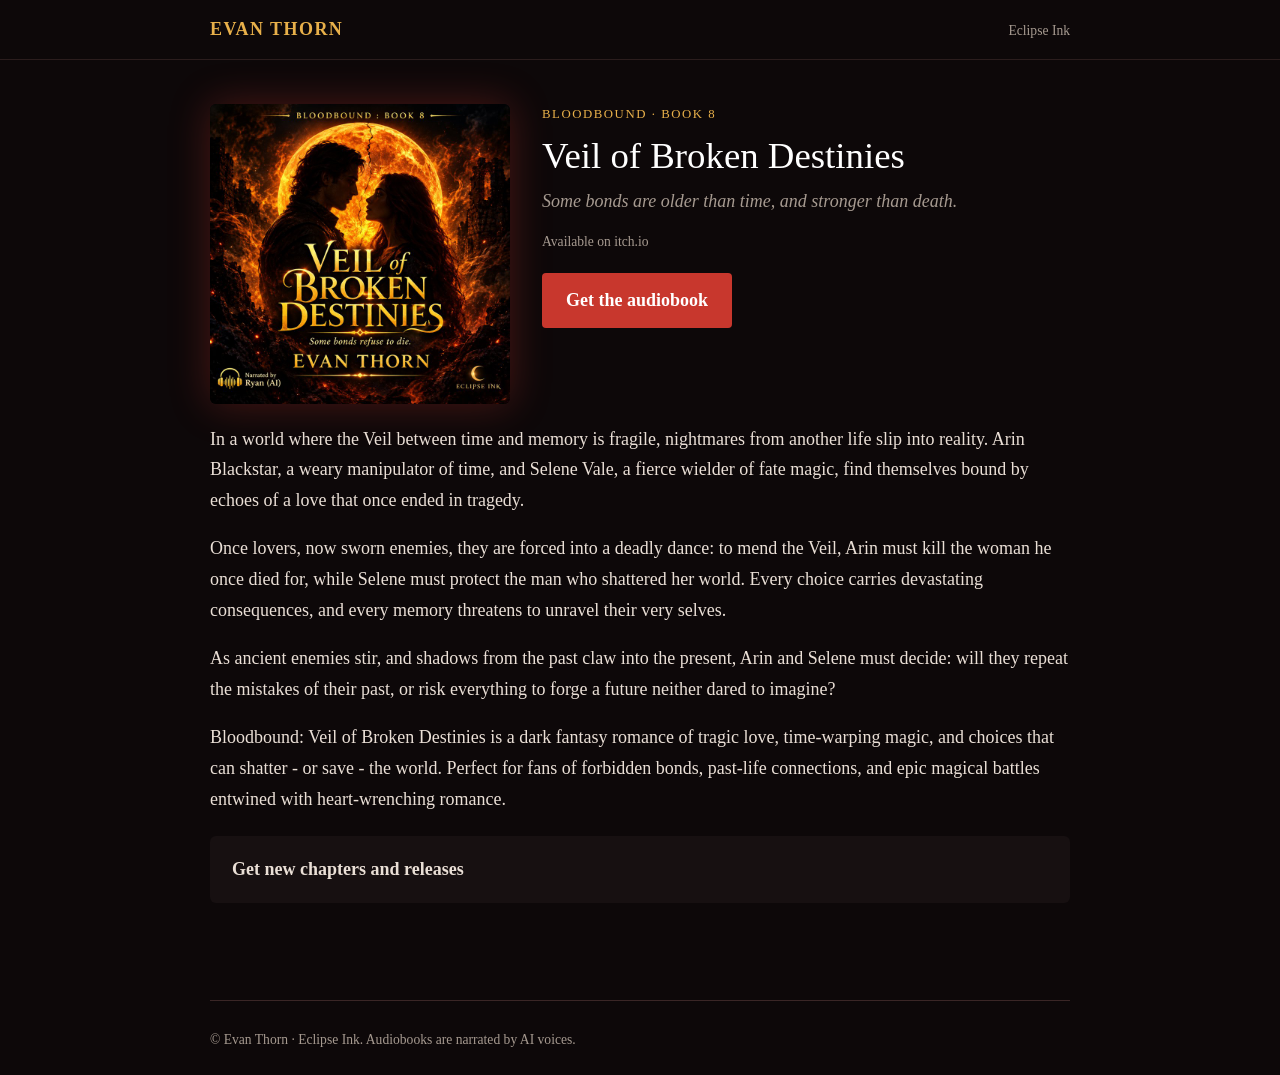
<file: veil-of-broken-destinies/index.html>
<!doctype html><html lang="en"><head><meta charset="utf-8">
<meta name="viewport" content="width=device-width,initial-scale=1">
<title>Veil of Broken Destinies (Bloodbound, Book 8) by Evan Thorn</title><meta name="description" content="Some bonds are older than time, and stronger than death.">
<meta property="og:title" content="Veil of Broken Destinies (Bloodbound, Book 8) by Evan Thorn"><meta property="og:description" content="Some bonds are older than time, and stronger than death."><meta property="og:image" content="https://calderajunorex-cmd.github.io/evan-thorn/veil-of-broken-destinies/cover.jpg">
<link rel="stylesheet" href="../style.css"><!-- MailerLite Universal -->
<script>
    (function(w,d,e,u,f,l,n){w[f]=w[f]||function(){(w[f].q=w[f].q||[])
    .push(arguments);},l=d.createElement(e),l.async=1,l.src=u,
    n=d.getElementsByTagName(e)[0],n.parentNode.insertBefore(l,n);})
    (window,document,'script','https://assets.mailerlite.com/js/universal.js','ml');
    ml('account', '2454336');
</script>
<!-- End MailerLite Universal -->
<!-- Google tag (gtag.js) -->
<script async src="https://www.googletagmanager.com/gtag/js?id=G-Z0VRPXGSH7"></script>
<script>
  window.dataLayer = window.dataLayer || [];
  function gtag(){dataLayer.push(arguments);}
  gtag('js', new Date());

  gtag('config', 'G-Z0VRPXGSH7');
</script></head><body>
<header class="site"><div class="wrap"><a href="../index.html">Evan Thorn</a><span class="small">Eclipse Ink</span></div></header>
<main class="wrap"><div class="book"><img src="cover.jpg" alt="Veil of Broken Destinies cover">
<div class="info"><div class="series">Bloodbound · Book 8</div><h1>Veil of Broken Destinies</h1>
<div class="tag">Some bonds are older than time, and stronger than death.</div><p class="small">Available on itch.io</p>
<a class="btn" href="https://eclipse-ink.itch.io/veil-of-broken-destinies-audiobook-bloodbound-book-8?utm_source=site&amp;utm_medium=bookpage&amp;utm_campaign=veil-of-broken-destinies">Get the audiobook</a></div></div>
<p>In a world where the Veil between time and memory is fragile, nightmares from another life slip into reality. Arin Blackstar, a weary manipulator of time, and Selene Vale, a fierce wielder of fate magic, find themselves bound by echoes of a love that once ended in tragedy.</p><p>Once lovers, now sworn enemies, they are forced into a deadly dance: to mend the Veil, Arin must kill the woman he once died for, while Selene must protect the man who shattered her world. Every choice carries devastating consequences, and every memory threatens to unravel their very selves.</p><p>As ancient enemies stir, and shadows from the past claw into the present, Arin and Selene must decide: will they repeat the mistakes of their past, or risk everything to forge a future neither dared to imagine?</p><p>Bloodbound: Veil of Broken Destinies is a dark fantasy romance of tragic love, time-warping magic, and choices that can shatter - or save - the world. Perfect for fans of forbidden bonds, past-life connections, and epic magical battles entwined with heart-wrenching romance.</p><div class="box"><b>Get new chapters and releases</b><div class="ml-embedded" data-form="uQVIh5"></div></div></main>
<footer class="wrap"><hr>© Evan Thorn · Eclipse Ink. Audiobooks are narrated by AI voices.</footer></body></html>
</file>
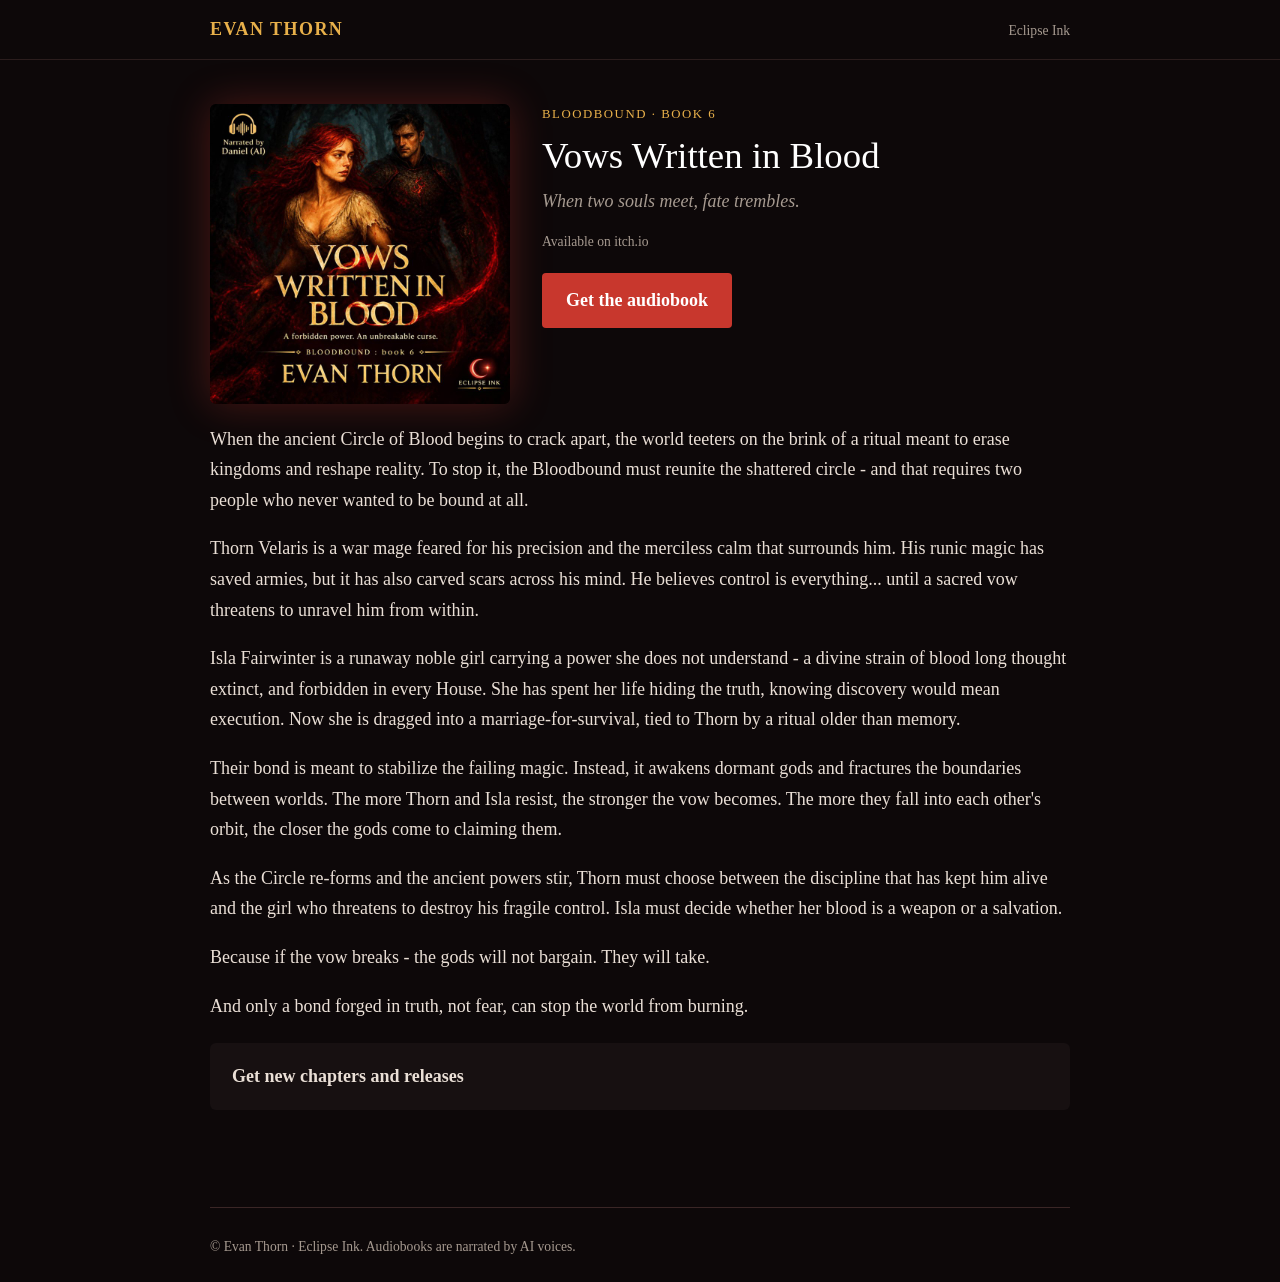
<file: vows-written-in-blood/index.html>
<!doctype html><html lang="en"><head><meta charset="utf-8">
<meta name="viewport" content="width=device-width,initial-scale=1">
<title>Vows Written in Blood (Bloodbound, Book 6) by Evan Thorn</title><meta name="description" content="When two souls meet, fate trembles.">
<meta property="og:title" content="Vows Written in Blood (Bloodbound, Book 6) by Evan Thorn"><meta property="og:description" content="When two souls meet, fate trembles."><meta property="og:image" content="https://calderajunorex-cmd.github.io/evan-thorn/vows-written-in-blood/cover.jpg">
<link rel="stylesheet" href="../style.css"><!-- MailerLite Universal -->
<script>
    (function(w,d,e,u,f,l,n){w[f]=w[f]||function(){(w[f].q=w[f].q||[])
    .push(arguments);},l=d.createElement(e),l.async=1,l.src=u,
    n=d.getElementsByTagName(e)[0],n.parentNode.insertBefore(l,n);})
    (window,document,'script','https://assets.mailerlite.com/js/universal.js','ml');
    ml('account', '2454336');
</script>
<!-- End MailerLite Universal -->
<!-- Google tag (gtag.js) -->
<script async src="https://www.googletagmanager.com/gtag/js?id=G-Z0VRPXGSH7"></script>
<script>
  window.dataLayer = window.dataLayer || [];
  function gtag(){dataLayer.push(arguments);}
  gtag('js', new Date());

  gtag('config', 'G-Z0VRPXGSH7');
</script></head><body>
<header class="site"><div class="wrap"><a href="../index.html">Evan Thorn</a><span class="small">Eclipse Ink</span></div></header>
<main class="wrap"><div class="book"><img src="cover.jpg" alt="Vows Written in Blood cover">
<div class="info"><div class="series">Bloodbound · Book 6</div><h1>Vows Written in Blood</h1>
<div class="tag">When two souls meet, fate trembles.</div><p class="small">Available on itch.io</p>
<a class="btn" href="https://eclipse-ink.itch.io/vows-written-in-blood-audiobook-bloodbound-book-6?utm_source=site&amp;utm_medium=bookpage&amp;utm_campaign=vows-written-in-blood">Get the audiobook</a></div></div>
<p>When the ancient Circle of Blood begins to crack apart, the world teeters on the brink of a ritual meant to erase kingdoms and reshape reality. To stop it, the Bloodbound must reunite the shattered circle - and that requires two people who never wanted to be bound at all.</p><p>Thorn Velaris is a war mage feared for his precision and the merciless calm that surrounds him. His runic magic has saved armies, but it has also carved scars across his mind. He believes control is everything... until a sacred vow threatens to unravel him from within.</p><p>Isla Fairwinter is a runaway noble girl carrying a power she does not understand - a divine strain of blood long thought extinct, and forbidden in every House. She has spent her life hiding the truth, knowing discovery would mean execution. Now she is dragged into a marriage-for-survival, tied to Thorn by a ritual older than memory.</p><p>Their bond is meant to stabilize the failing magic. Instead, it awakens dormant gods and fractures the boundaries between worlds. The more Thorn and Isla resist, the stronger the vow becomes. The more they fall into each other&#x27;s orbit, the closer the gods come to claiming them.</p><p>As the Circle re-forms and the ancient powers stir, Thorn must choose between the discipline that has kept him alive and the girl who threatens to destroy his fragile control. Isla must decide whether her blood is a weapon or a salvation.</p><p>Because if the vow breaks - the gods will not bargain. They will take.</p><p>And only a bond forged in truth, not fear, can stop the world from burning.</p><div class="box"><b>Get new chapters and releases</b><div class="ml-embedded" data-form="uQVIh5"></div></div></main>
<footer class="wrap"><hr>© Evan Thorn · Eclipse Ink. Audiobooks are narrated by AI voices.</footer></body></html>
</file>
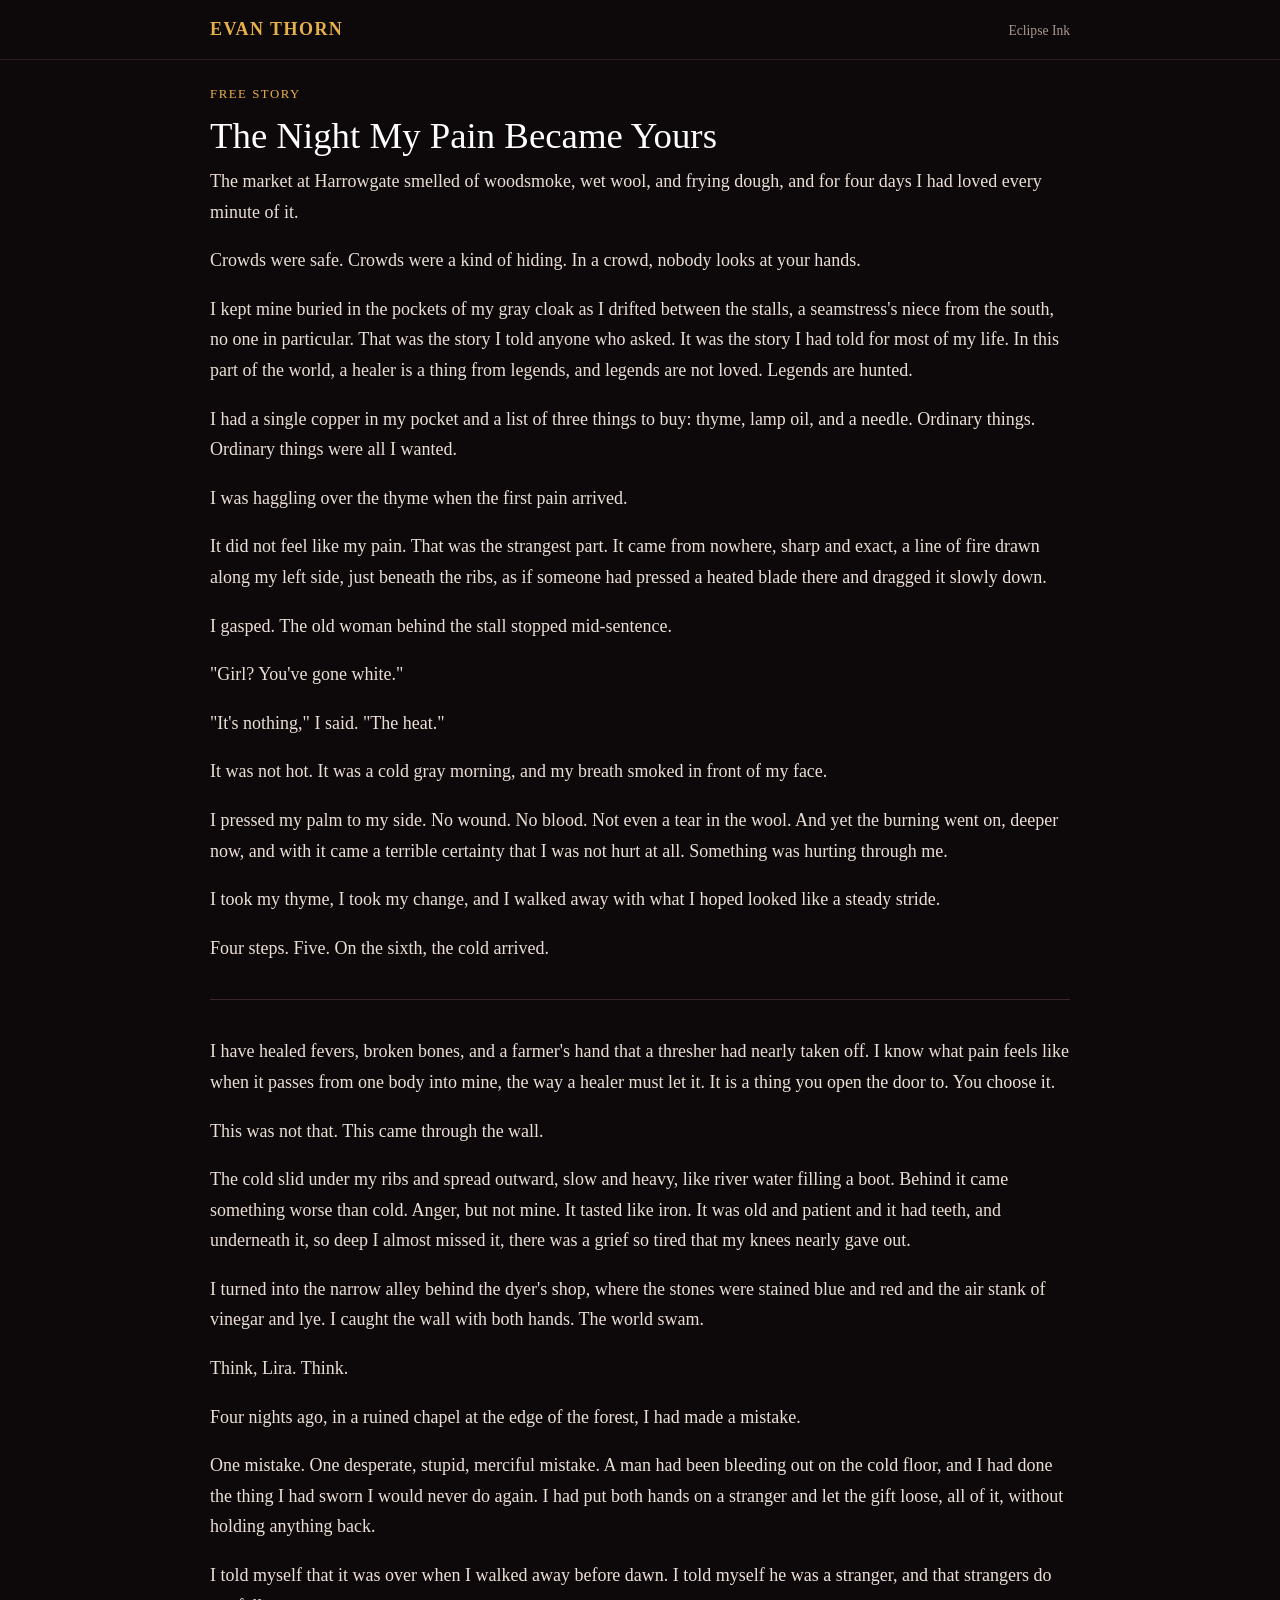
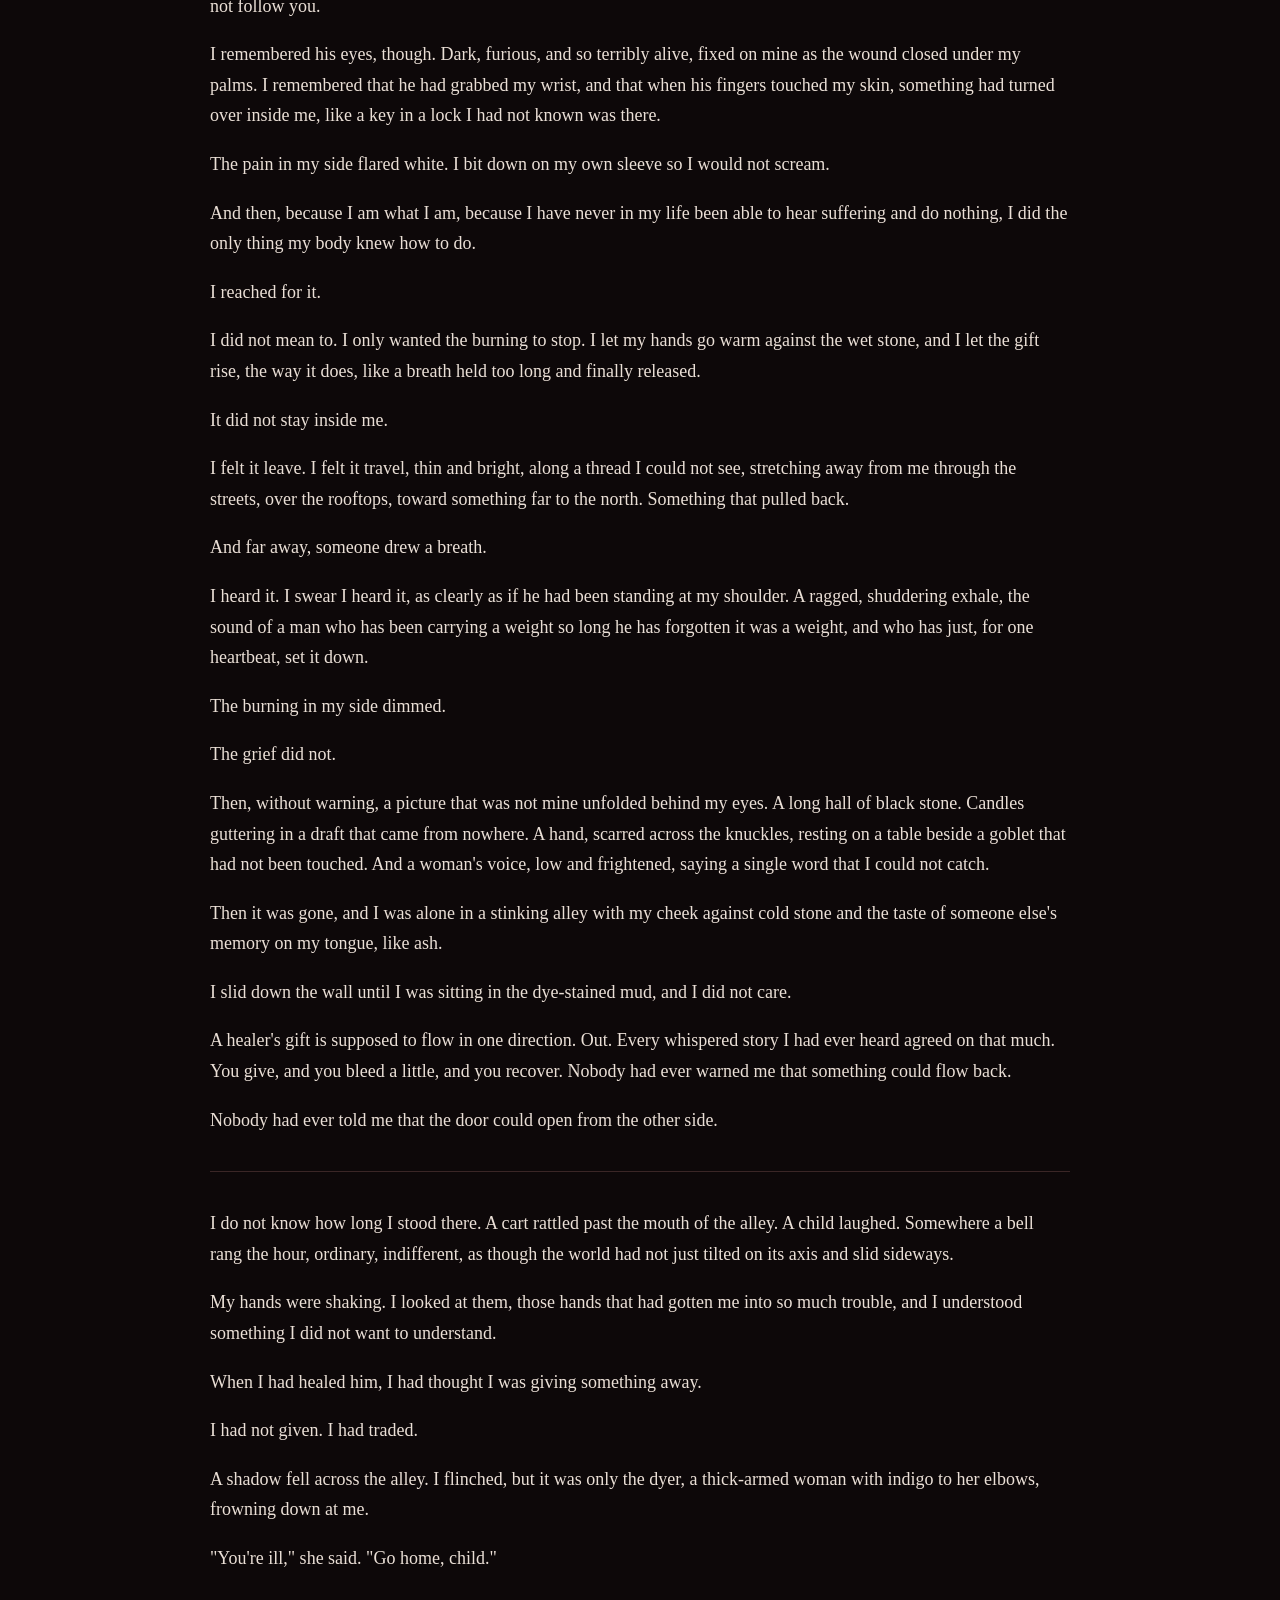
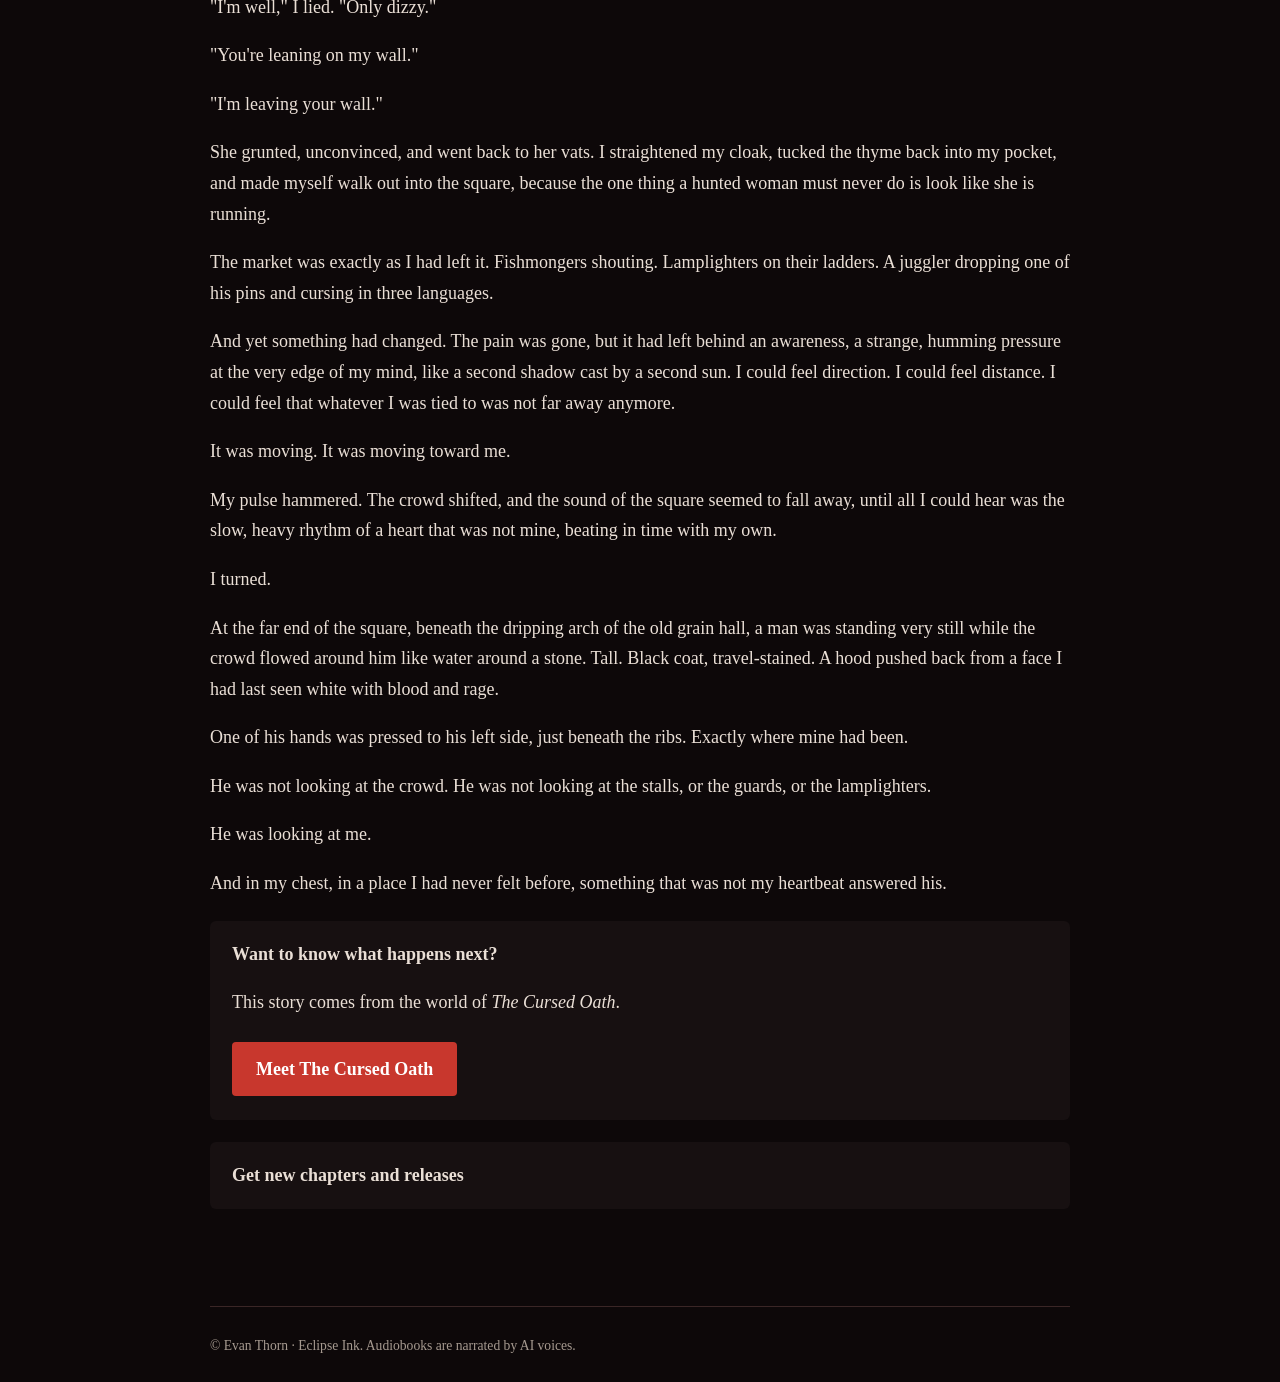
<file: stories/the-night-my-pain-became-yours/index.html>
<!doctype html><html lang="en"><head><meta charset="utf-8">
<meta name="viewport" content="width=device-width,initial-scale=1">
<title>The Night My Pain Became Yours — free short story by Evan Thorn</title><meta name="description" content="A short story from the world of The Cursed Oath. Free to read.">
<meta property="og:title" content="The Night My Pain Became Yours — free short story by Evan Thorn"><meta property="og:description" content="A short story from the world of The Cursed Oath. Free to read."><meta property="og:image" content="https://calderajunorex-cmd.github.io/evan-thorn/the-cursed-oath/cover.jpg">
<link rel="stylesheet" href="../../style.css"><!-- MailerLite Universal -->
<script>
    (function(w,d,e,u,f,l,n){w[f]=w[f]||function(){(w[f].q=w[f].q||[])
    .push(arguments);},l=d.createElement(e),l.async=1,l.src=u,
    n=d.getElementsByTagName(e)[0],n.parentNode.insertBefore(l,n);})
    (window,document,'script','https://assets.mailerlite.com/js/universal.js','ml');
    ml('account', '2454336');
</script>
<!-- End MailerLite Universal -->
<!-- Google tag (gtag.js) -->
<script async src="https://www.googletagmanager.com/gtag/js?id=G-Z0VRPXGSH7"></script>
<script>
  window.dataLayer = window.dataLayer || [];
  function gtag(){dataLayer.push(arguments);}
  gtag('js', new Date());

  gtag('config', 'G-Z0VRPXGSH7');
</script></head><body>
<header class="site"><div class="wrap"><a href="../../index.html">Evan Thorn</a><span class="small">Eclipse Ink</span></div></header>
<main class="wrap"><div class="series">Free story</div><h1>The Night My Pain Became Yours</h1><article><p>The market at Harrowgate smelled of woodsmoke, wet wool, and frying dough, and for four days I had loved every minute of it.</p>
<p>Crowds were safe. Crowds were a kind of hiding. In a crowd, nobody looks at your hands.</p>
<p>I kept mine buried in the pockets of my gray cloak as I drifted between the stalls, a seamstress&#x27;s niece from the south, no one in particular. That was the story I told anyone who asked. It was the story I had told for most of my life. In this part of the world, a healer is a thing from legends, and legends are not loved. Legends are hunted.</p>
<p>I had a single copper in my pocket and a list of three things to buy: thyme, lamp oil, and a needle. Ordinary things. Ordinary things were all I wanted.</p>
<p>I was haggling over the thyme when the first pain arrived.</p>
<p>It did not feel like my pain. That was the strangest part. It came from nowhere, sharp and exact, a line of fire drawn along my left side, just beneath the ribs, as if someone had pressed a heated blade there and dragged it slowly down.</p>
<p>I gasped. The old woman behind the stall stopped mid-sentence.</p>
<p>&quot;Girl? You&#x27;ve gone white.&quot;</p>
<p>&quot;It&#x27;s nothing,&quot; I said. &quot;The heat.&quot;</p>
<p>It was not hot. It was a cold gray morning, and my breath smoked in front of my face.</p>
<p>I pressed my palm to my side. No wound. No blood. Not even a tear in the wool. And yet the burning went on, deeper now, and with it came a terrible certainty that I was not hurt at all. Something was hurting through me.</p>
<p>I took my thyme, I took my change, and I walked away with what I hoped looked like a steady stride.</p>
<p>Four steps. Five. On the sixth, the cold arrived.</p>
<hr>
<p>I have healed fevers, broken bones, and a farmer&#x27;s hand that a thresher had nearly taken off. I know what pain feels like when it passes from one body into mine, the way a healer must let it. It is a thing you open the door to. You choose it.</p>
<p>This was not that. This came through the wall.</p>
<p>The cold slid under my ribs and spread outward, slow and heavy, like river water filling a boot. Behind it came something worse than cold. Anger, but not mine. It tasted like iron. It was old and patient and it had teeth, and underneath it, so deep I almost missed it, there was a grief so tired that my knees nearly gave out.</p>
<p>I turned into the narrow alley behind the dyer&#x27;s shop, where the stones were stained blue and red and the air stank of vinegar and lye. I caught the wall with both hands. The world swam.</p>
<p>Think, Lira. Think.</p>
<p>Four nights ago, in a ruined chapel at the edge of the forest, I had made a mistake.</p>
<p>One mistake. One desperate, stupid, merciful mistake. A man had been bleeding out on the cold floor, and I had done the thing I had sworn I would never do again. I had put both hands on a stranger and let the gift loose, all of it, without holding anything back.</p>
<p>I told myself that it was over when I walked away before dawn. I told myself he was a stranger, and that strangers do not follow you.</p>
<p>I remembered his eyes, though. Dark, furious, and so terribly alive, fixed on mine as the wound closed under my palms. I remembered that he had grabbed my wrist, and that when his fingers touched my skin, something had turned over inside me, like a key in a lock I had not known was there.</p>
<p>The pain in my side flared white. I bit down on my own sleeve so I would not scream.</p>
<p>And then, because I am what I am, because I have never in my life been able to hear suffering and do nothing, I did the only thing my body knew how to do.</p>
<p>I reached for it.</p>
<p>I did not mean to. I only wanted the burning to stop. I let my hands go warm against the wet stone, and I let the gift rise, the way it does, like a breath held too long and finally released.</p>
<p>It did not stay inside me.</p>
<p>I felt it leave. I felt it travel, thin and bright, along a thread I could not see, stretching away from me through the streets, over the rooftops, toward something far to the north. Something that pulled back.</p>
<p>And far away, someone drew a breath.</p>
<p>I heard it. I swear I heard it, as clearly as if he had been standing at my shoulder. A ragged, shuddering exhale, the sound of a man who has been carrying a weight so long he has forgotten it was a weight, and who has just, for one heartbeat, set it down.</p>
<p>The burning in my side dimmed.</p>
<p>The grief did not.</p>
<p>Then, without warning, a picture that was not mine unfolded behind my eyes. A long hall of black stone. Candles guttering in a draft that came from nowhere. A hand, scarred across the knuckles, resting on a table beside a goblet that had not been touched. And a woman&#x27;s voice, low and frightened, saying a single word that I could not catch.</p>
<p>Then it was gone, and I was alone in a stinking alley with my cheek against cold stone and the taste of someone else&#x27;s memory on my tongue, like ash.</p>
<p>I slid down the wall until I was sitting in the dye-stained mud, and I did not care.</p>
<p>A healer&#x27;s gift is supposed to flow in one direction. Out. Every whispered story I had ever heard agreed on that much. You give, and you bleed a little, and you recover. Nobody had ever warned me that something could flow back.</p>
<p>Nobody had ever told me that the door could open from the other side.</p>
<hr>
<p>I do not know how long I stood there. A cart rattled past the mouth of the alley. A child laughed. Somewhere a bell rang the hour, ordinary, indifferent, as though the world had not just tilted on its axis and slid sideways.</p>
<p>My hands were shaking. I looked at them, those hands that had gotten me into so much trouble, and I understood something I did not want to understand.</p>
<p>When I had healed him, I had thought I was giving something away.</p>
<p>I had not given. I had traded.</p>
<p>A shadow fell across the alley. I flinched, but it was only the dyer, a thick-armed woman with indigo to her elbows, frowning down at me.</p>
<p>&quot;You&#x27;re ill,&quot; she said. &quot;Go home, child.&quot;</p>
<p>&quot;I&#x27;m well,&quot; I lied. &quot;Only dizzy.&quot;</p>
<p>&quot;You&#x27;re leaning on my wall.&quot;</p>
<p>&quot;I&#x27;m leaving your wall.&quot;</p>
<p>She grunted, unconvinced, and went back to her vats. I straightened my cloak, tucked the thyme back into my pocket, and made myself walk out into the square, because the one thing a hunted woman must never do is look like she is running.</p>
<p>The market was exactly as I had left it. Fishmongers shouting. Lamplighters on their ladders. A juggler dropping one of his pins and cursing in three languages.</p>
<p>And yet something had changed. The pain was gone, but it had left behind an awareness, a strange, humming pressure at the very edge of my mind, like a second shadow cast by a second sun. I could feel direction. I could feel distance. I could feel that whatever I was tied to was not far away anymore.</p>
<p>It was moving. It was moving toward me.</p>
<p>My pulse hammered. The crowd shifted, and the sound of the square seemed to fall away, until all I could hear was the slow, heavy rhythm of a heart that was not mine, beating in time with my own.</p>
<p>I turned.</p>
<p>At the far end of the square, beneath the dripping arch of the old grain hall, a man was standing very still while the crowd flowed around him like water around a stone. Tall. Black coat, travel-stained. A hood pushed back from a face I had last seen white with blood and rage.</p>
<p>One of his hands was pressed to his left side, just beneath the ribs. Exactly where mine had been.</p>
<p>He was not looking at the crowd. He was not looking at the stalls, or the guards, or the lamplighters.</p>
<p>He was looking at me.</p>
<p>And in my chest, in a place I had never felt before, something that was not my heartbeat answered his.</p></article><div class="box"><b>Want to know what happens next?</b><p>This story comes from the world of <i>The Cursed Oath</i>.</p><a class="btn" href="../../the-cursed-oath/index.html">Meet The Cursed Oath</a></div><div class="box"><b>Get new chapters and releases</b><div class="ml-embedded" data-form="uQVIh5"></div></div></main>
<footer class="wrap"><hr>© Evan Thorn · Eclipse Ink. Audiobooks are narrated by AI voices.</footer></body></html>
</file>
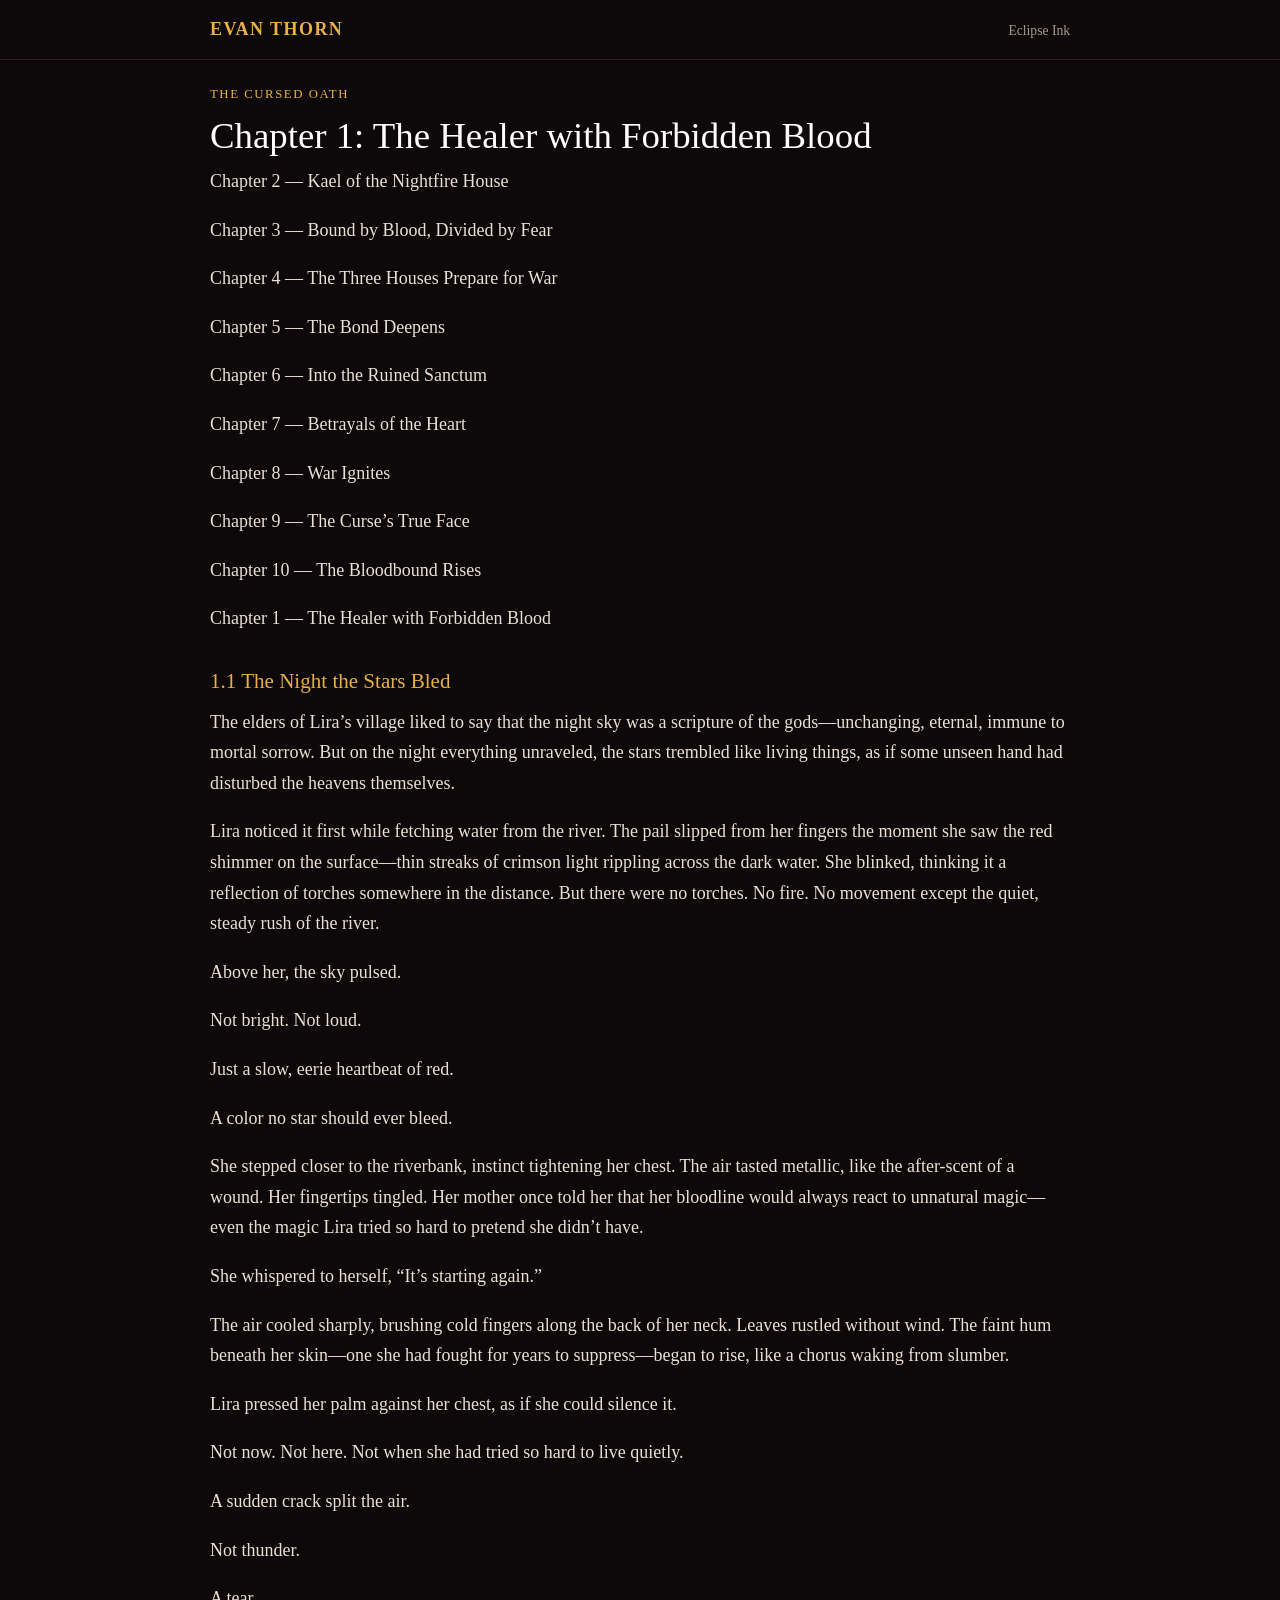
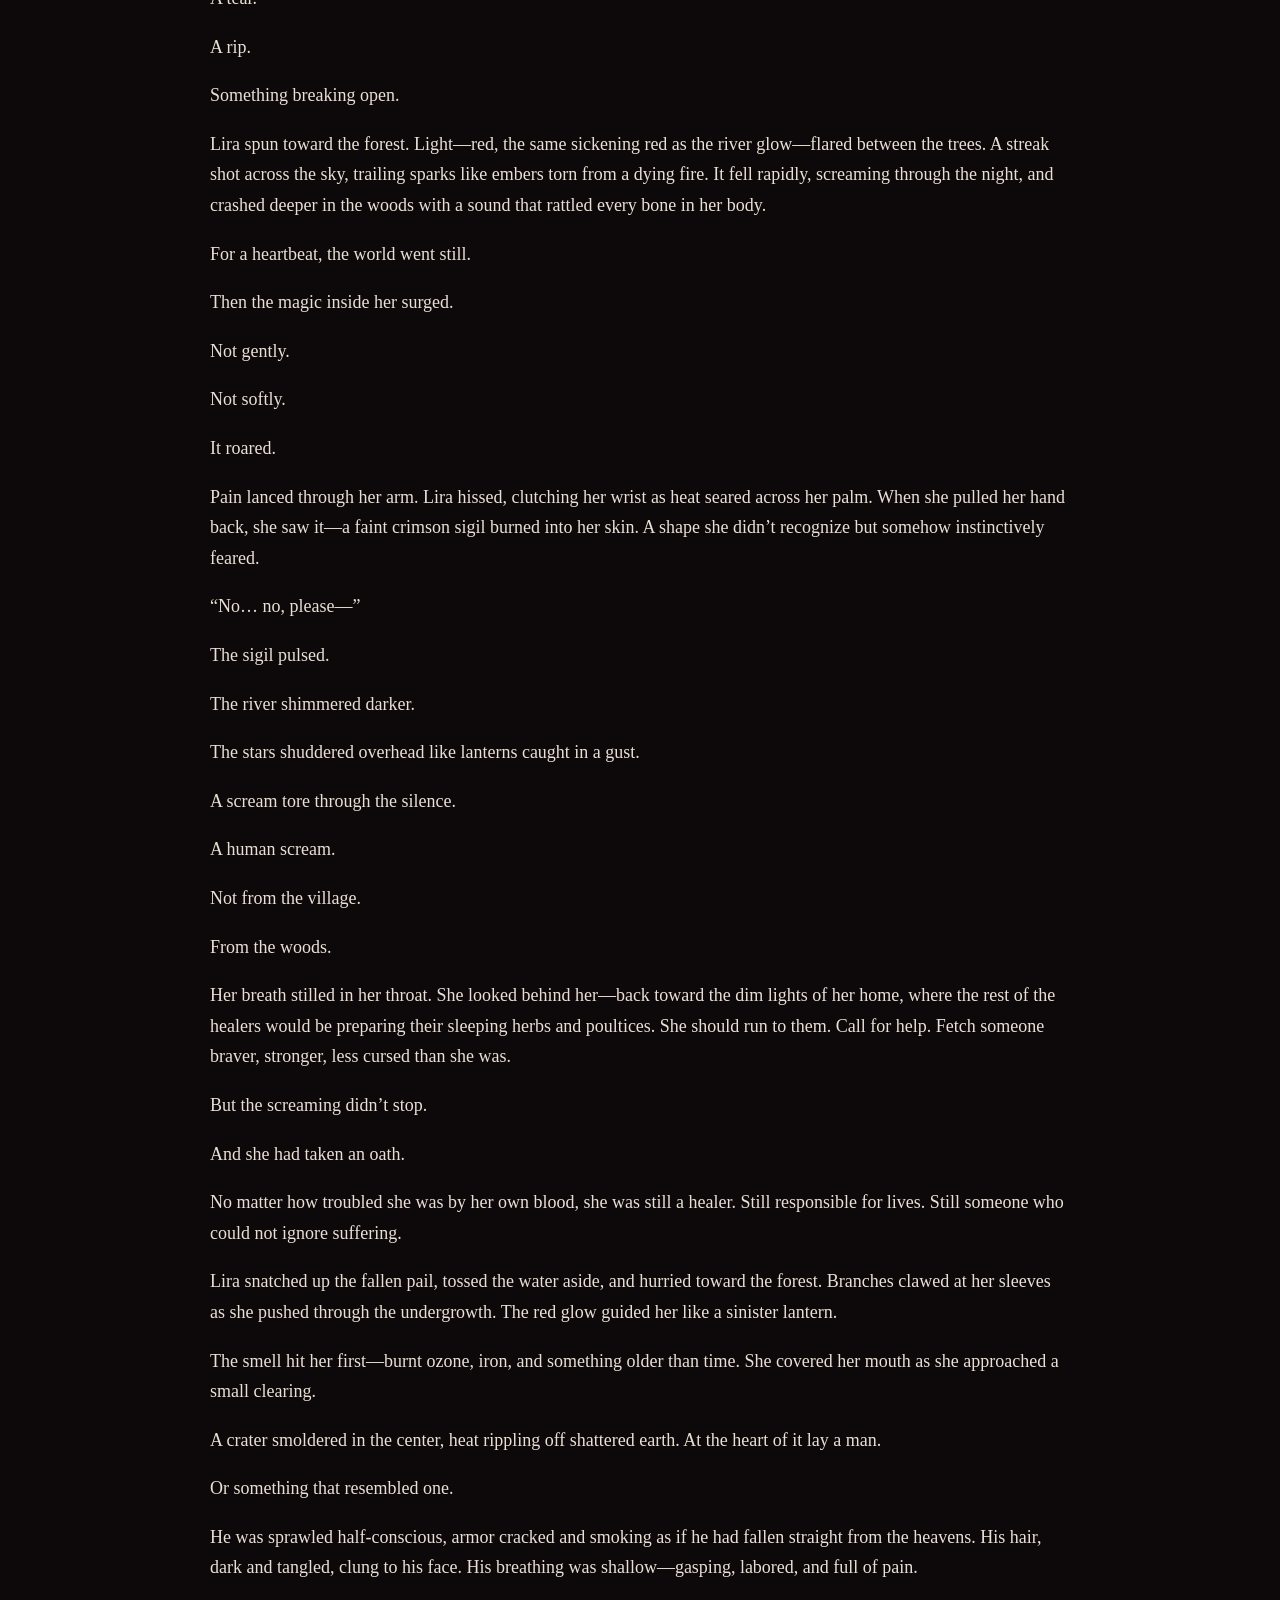
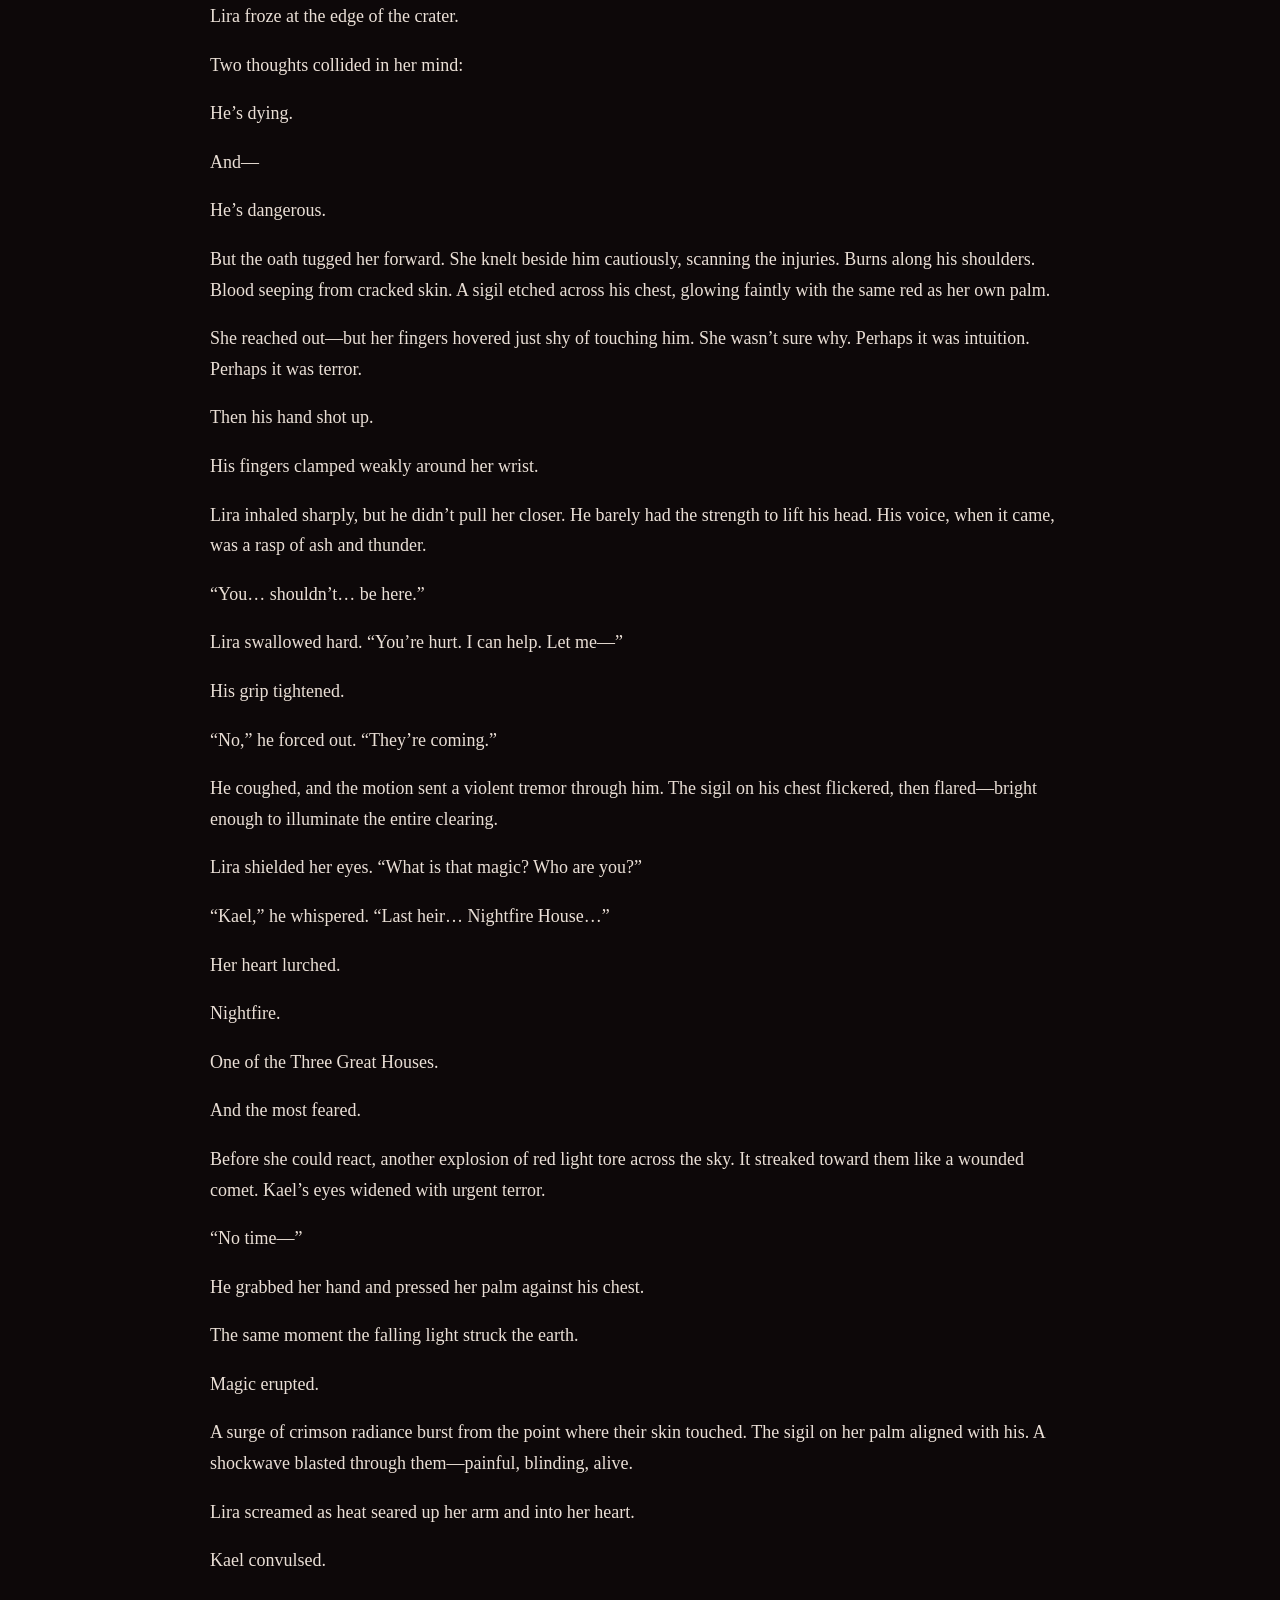
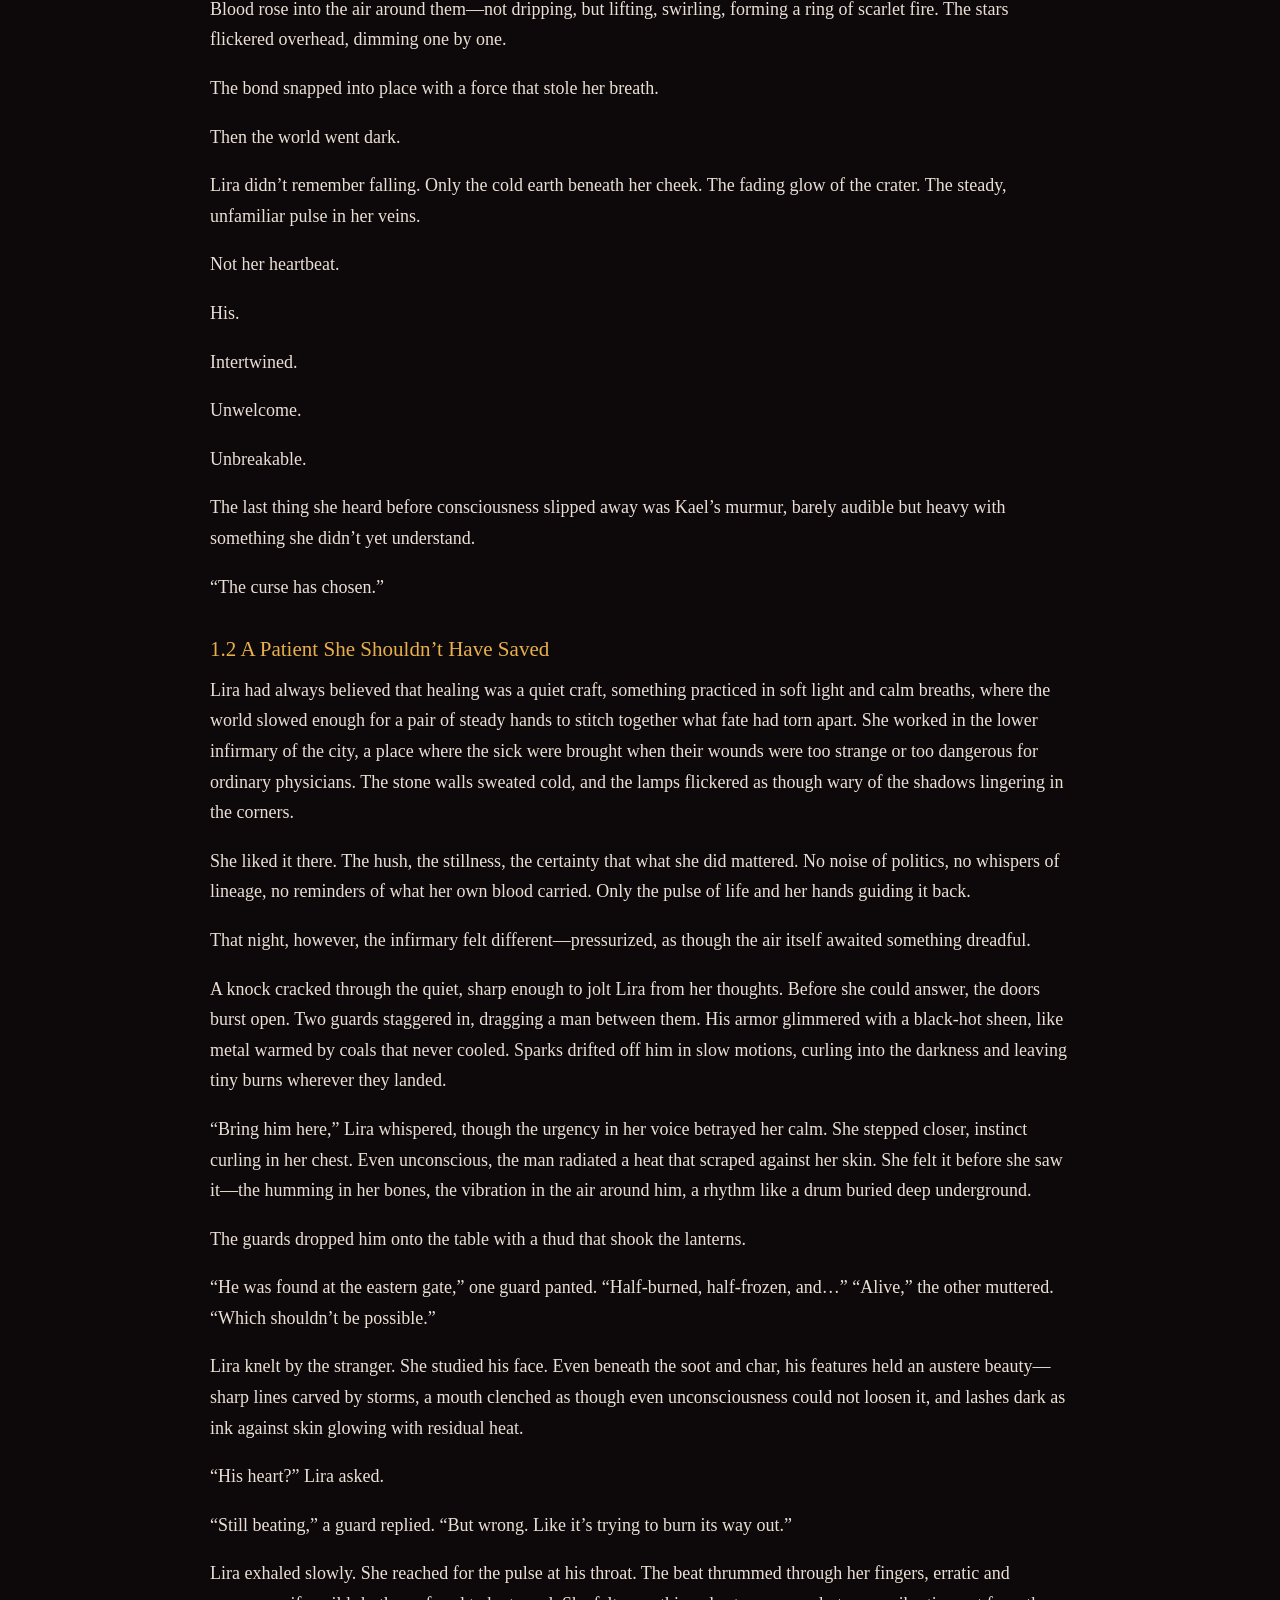
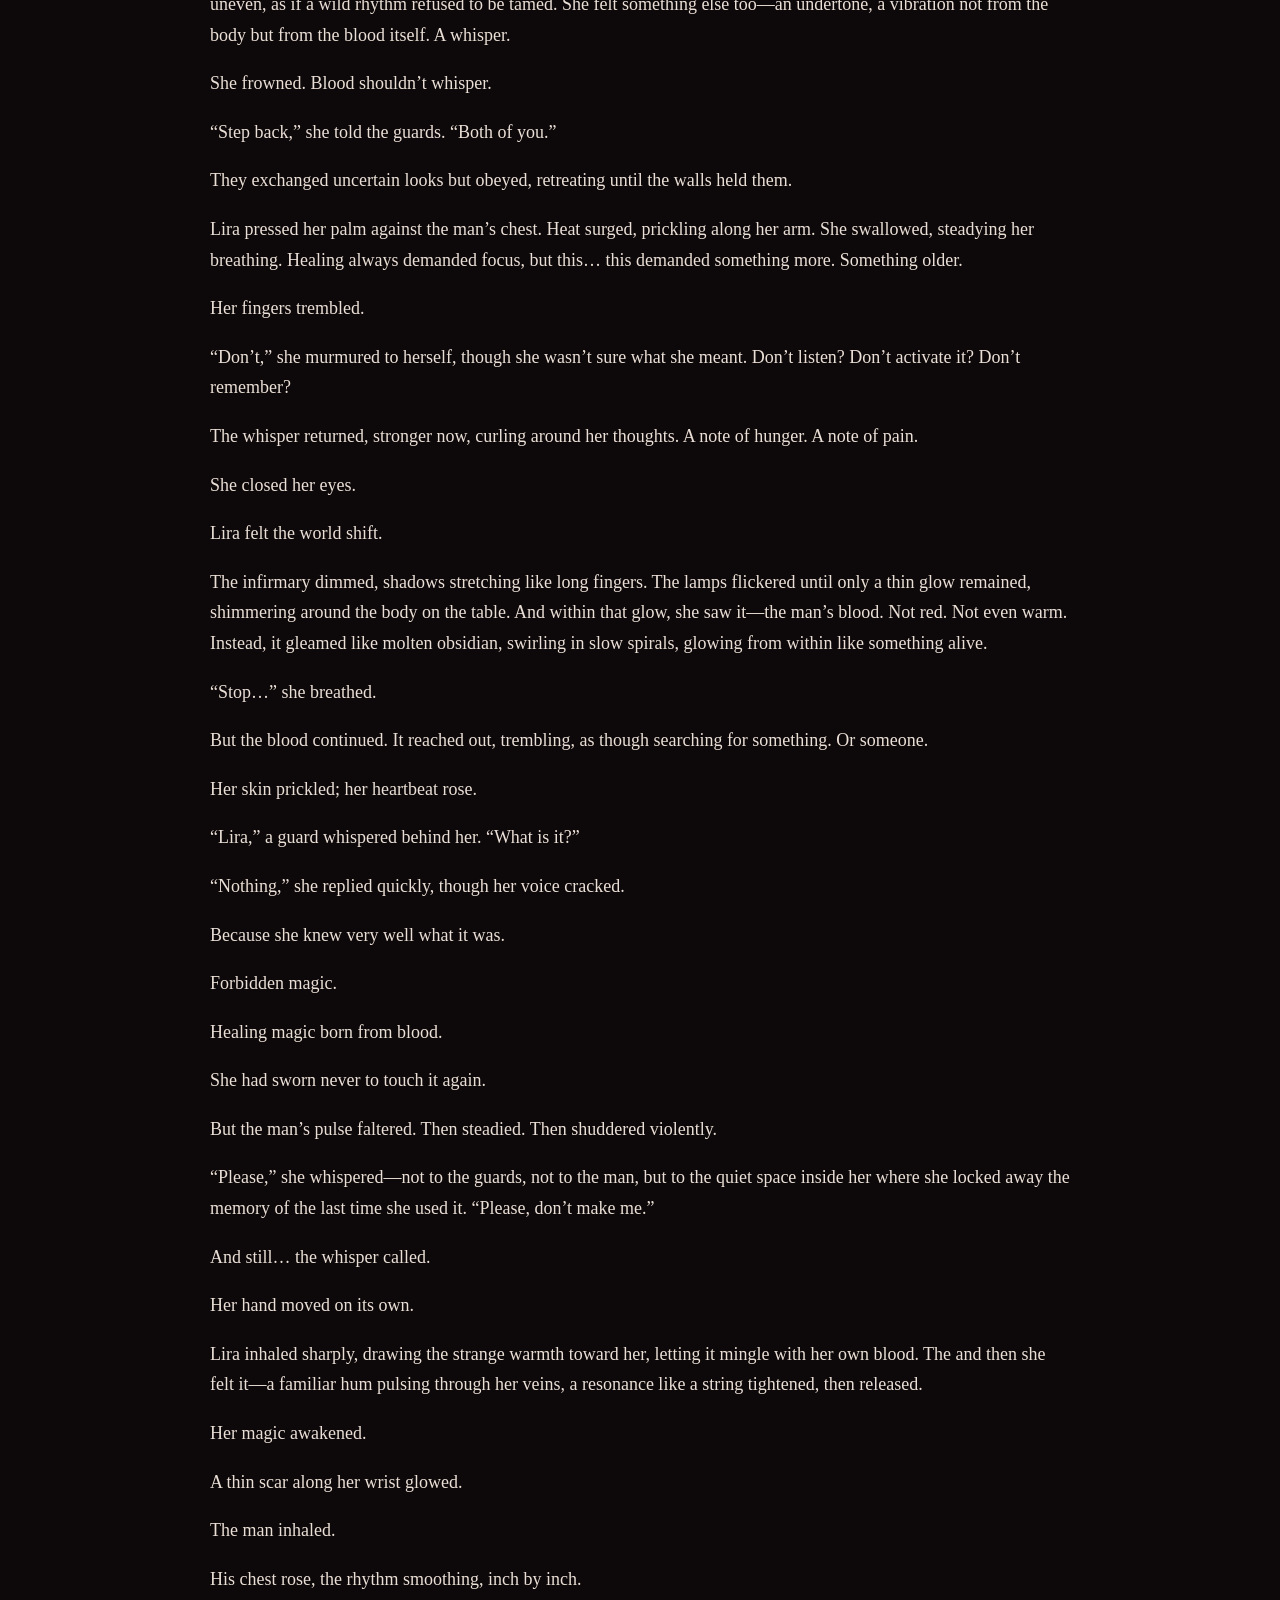
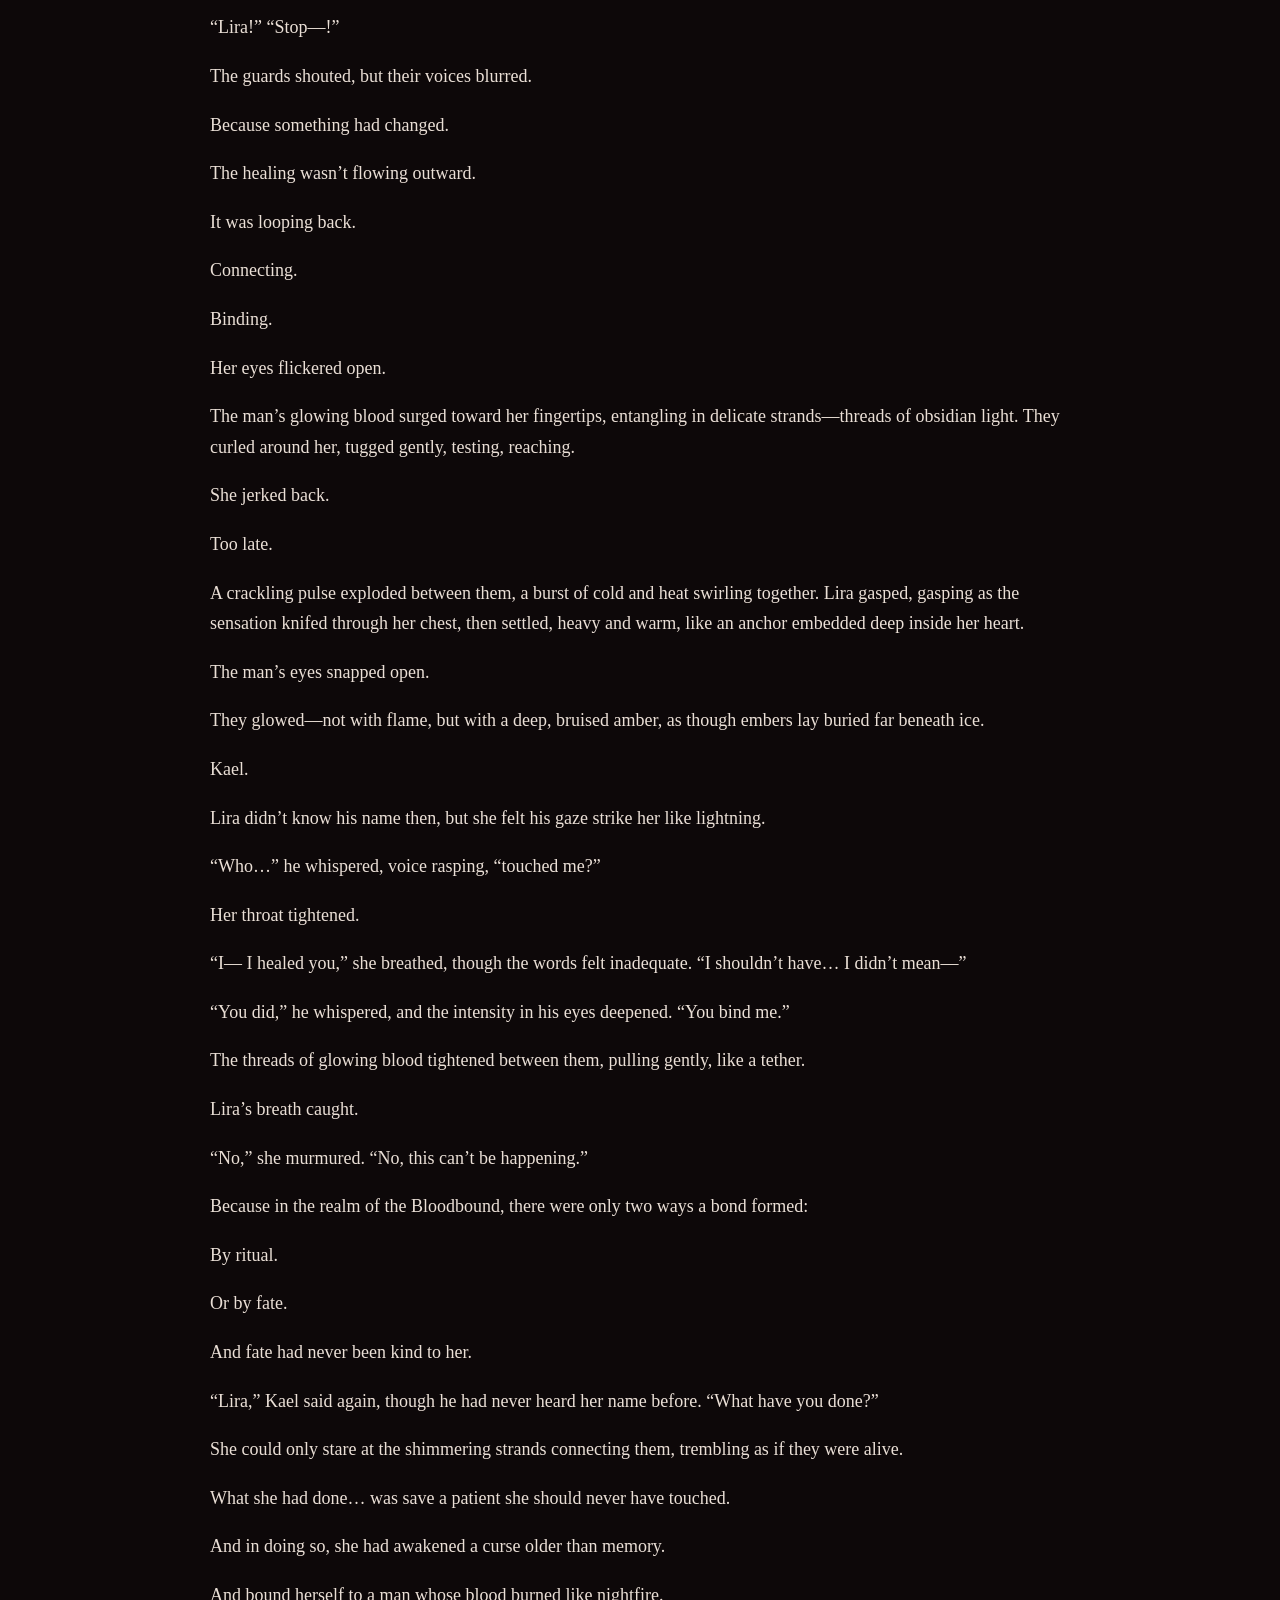
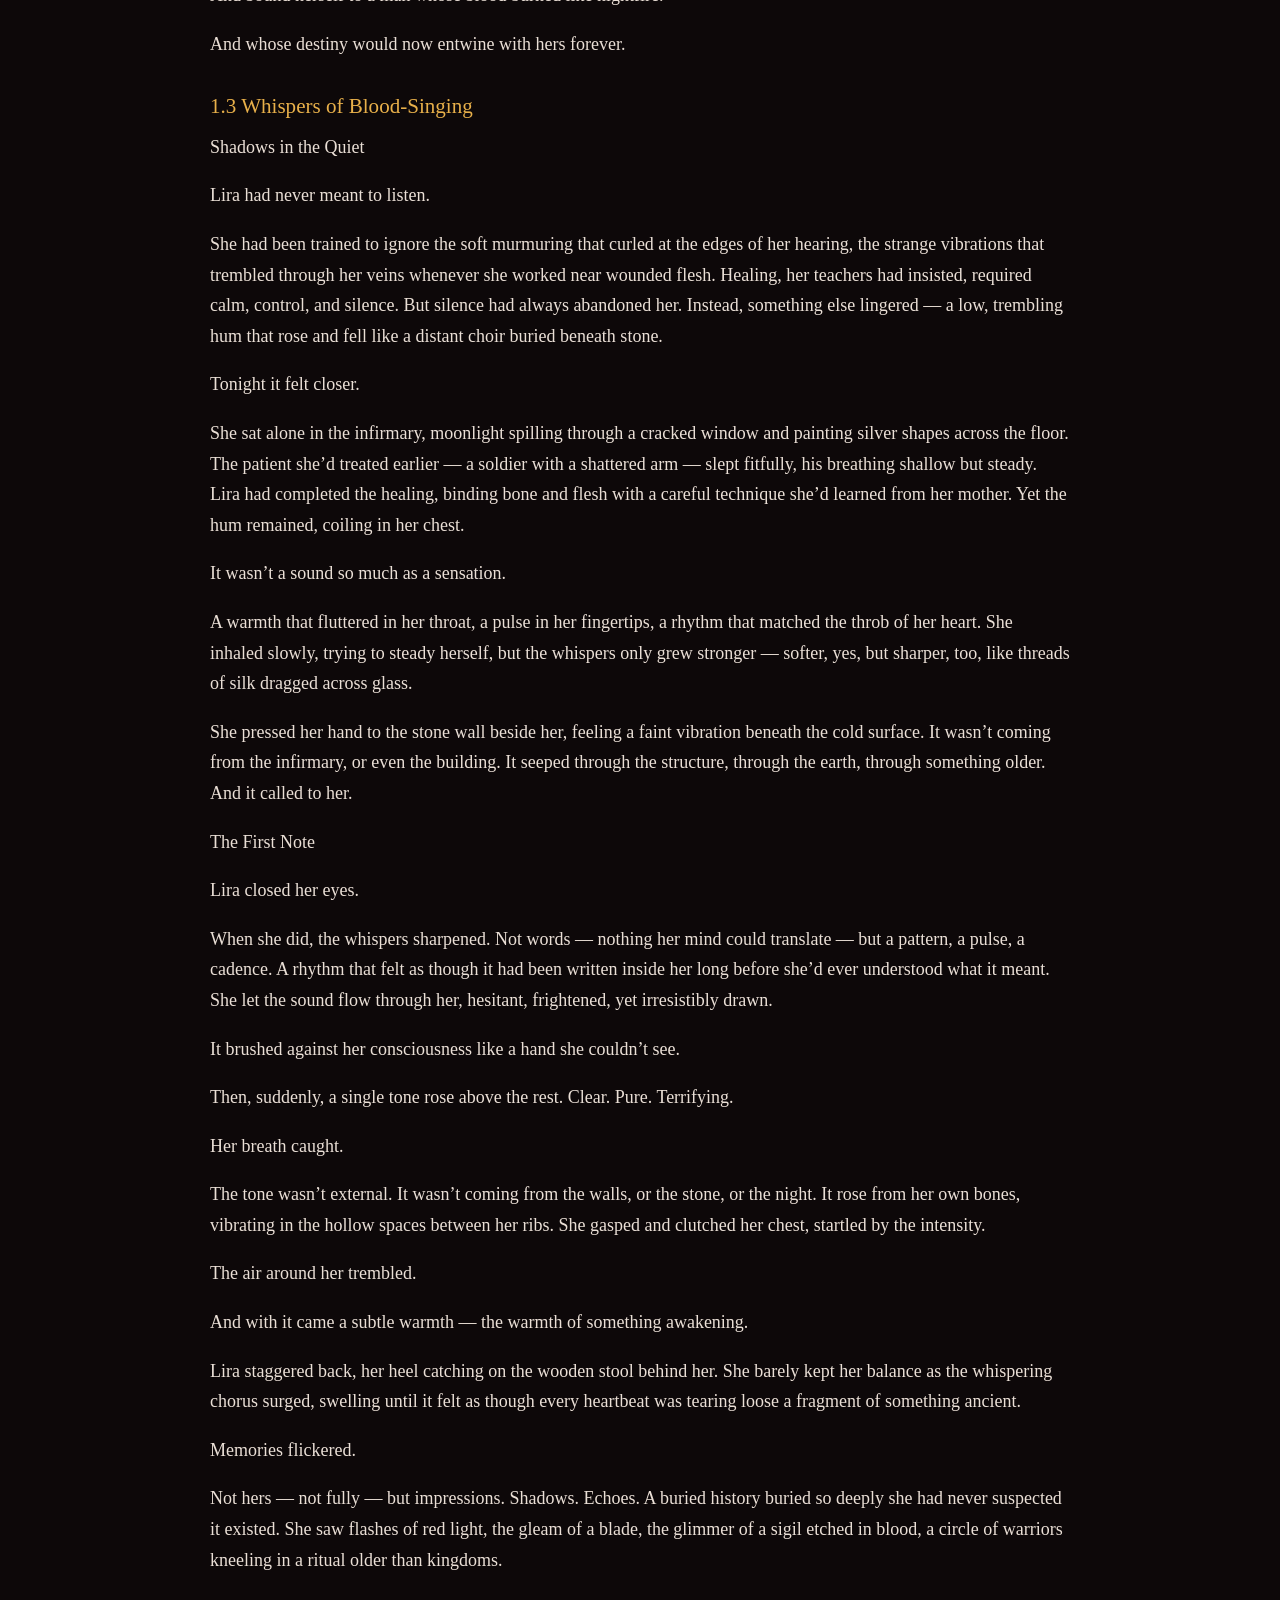
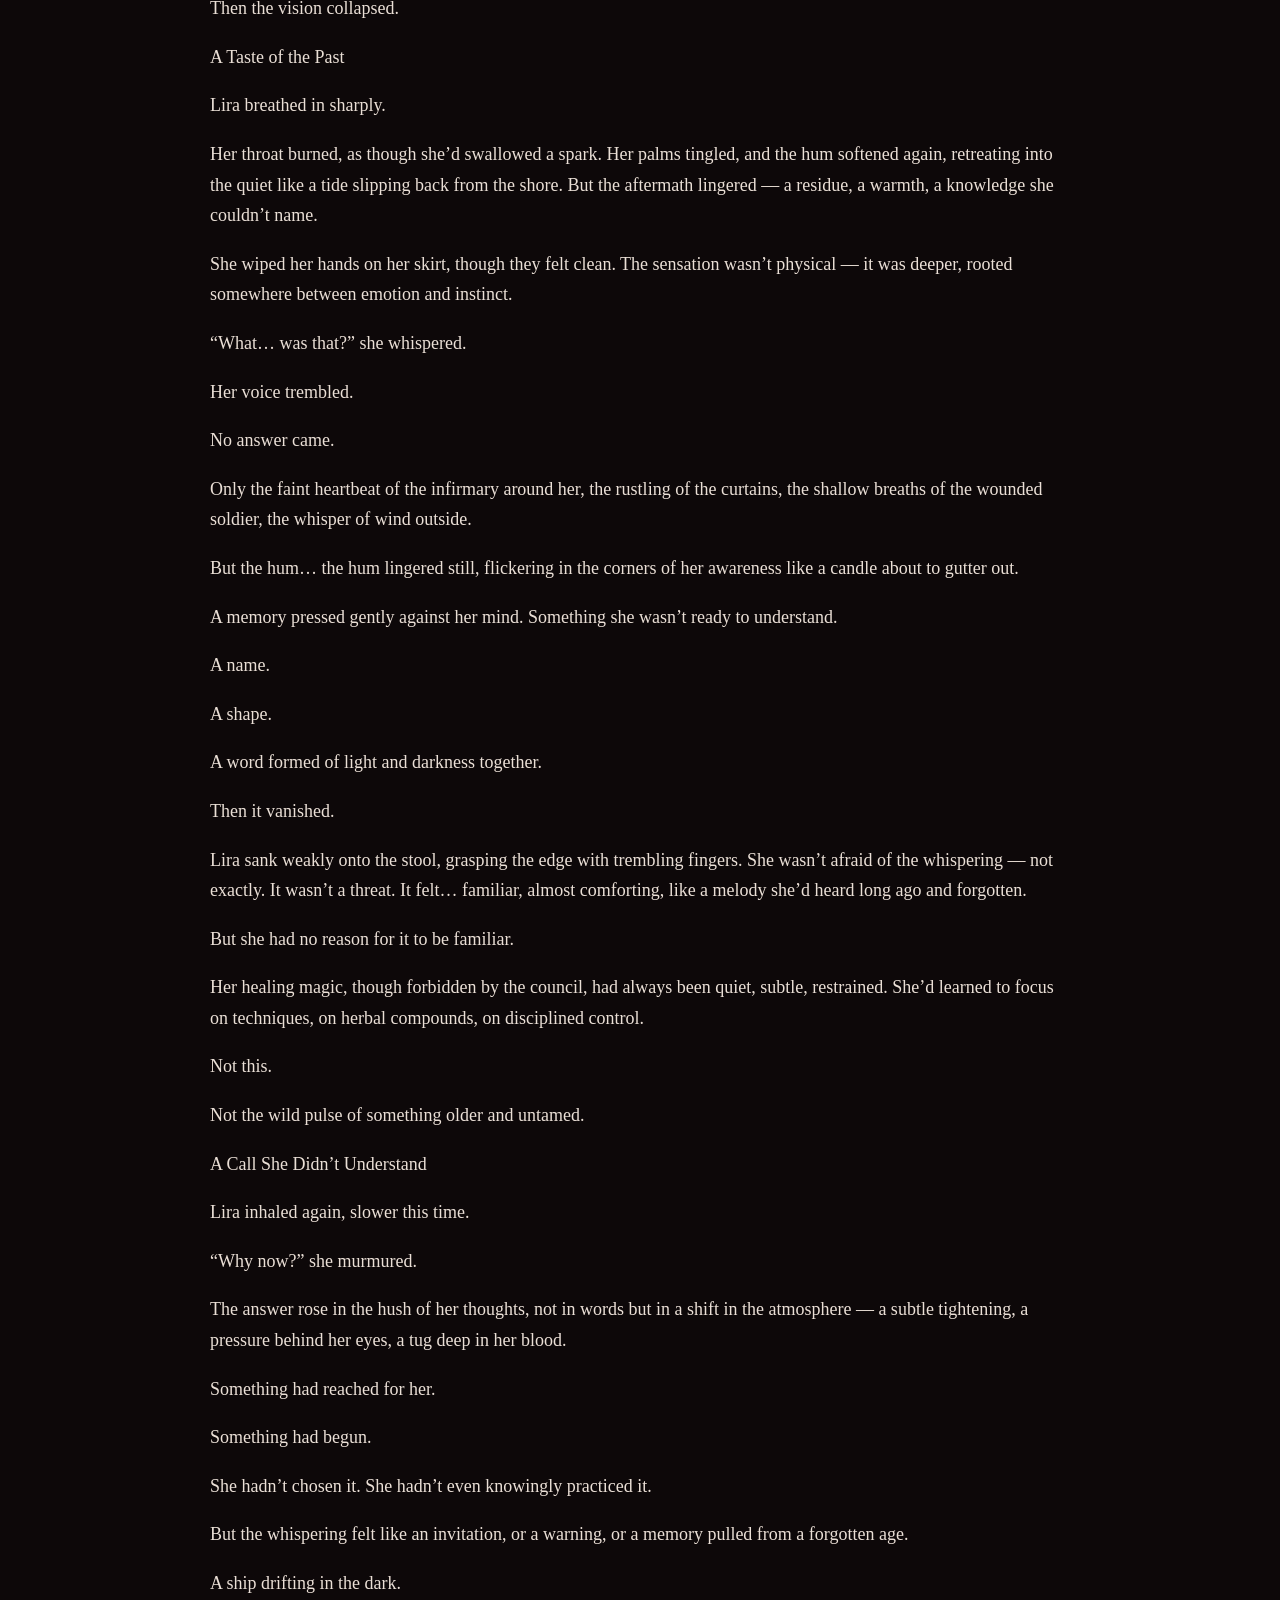
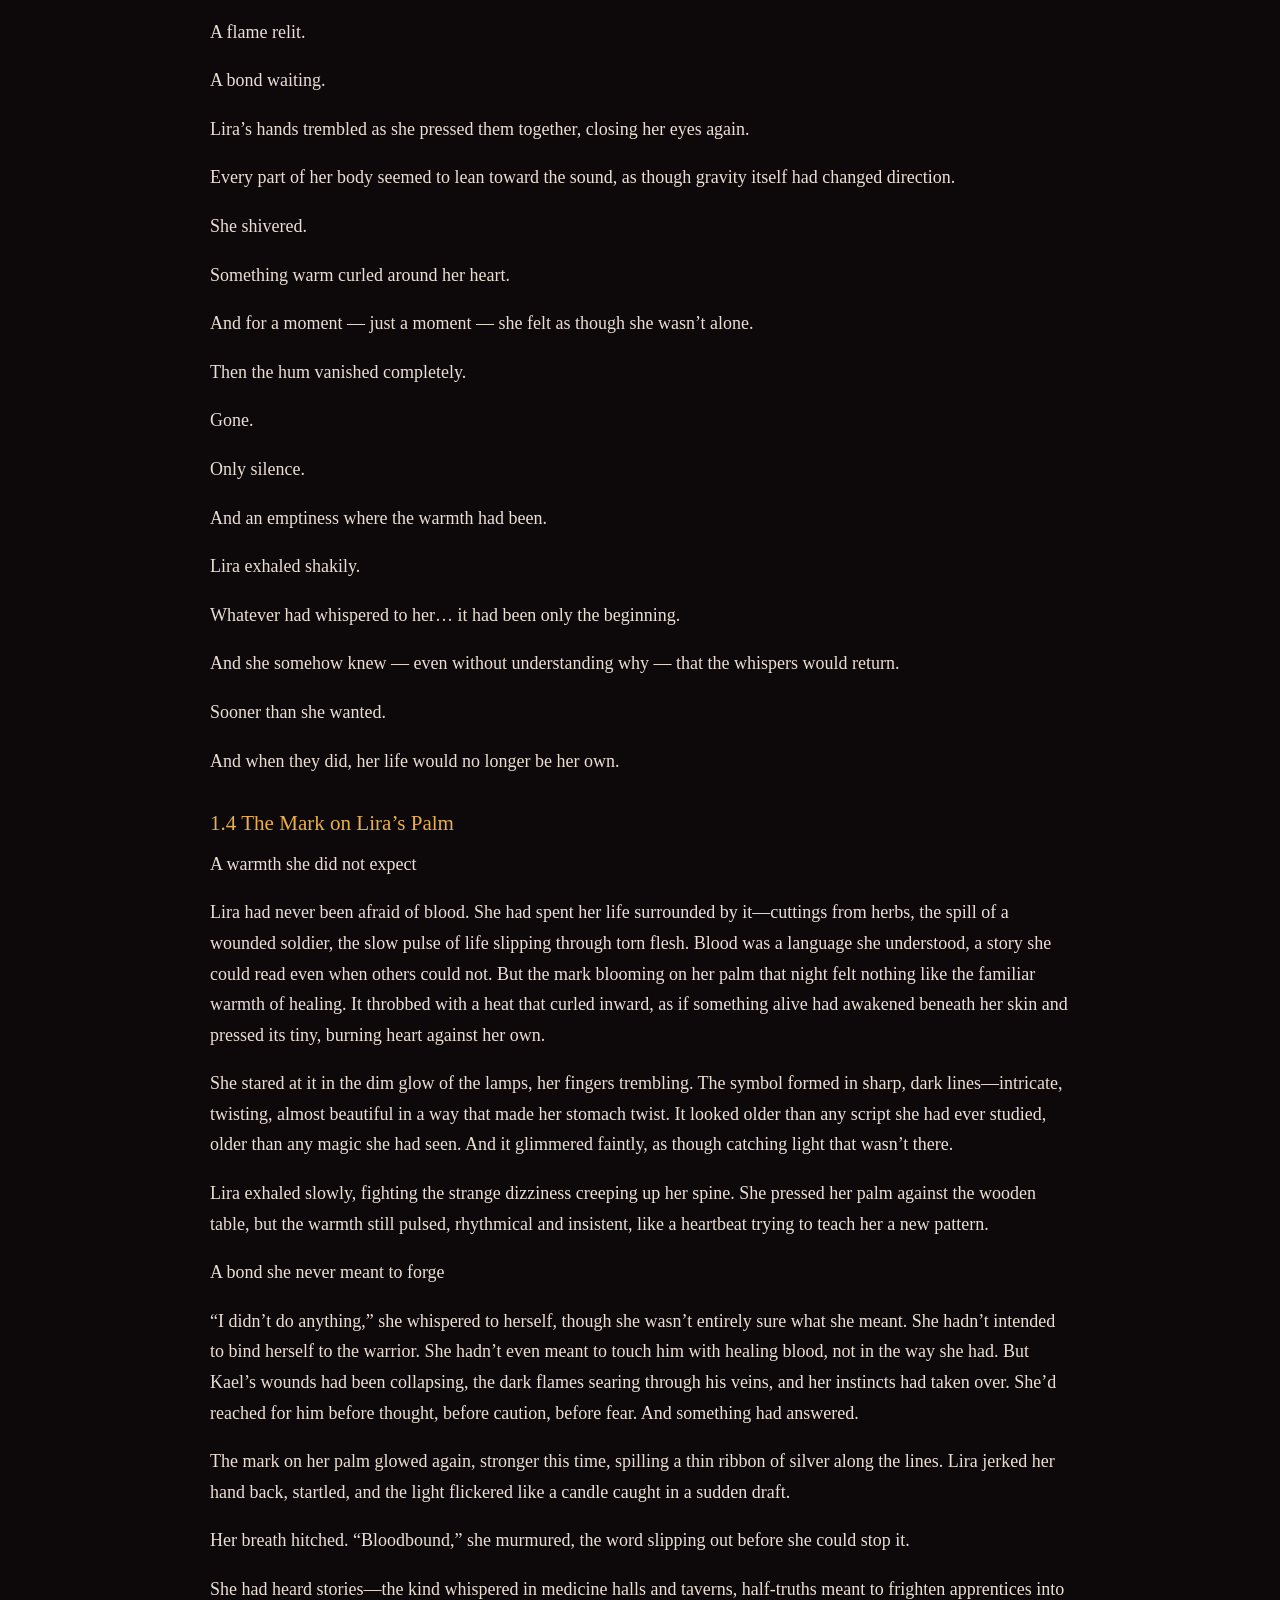
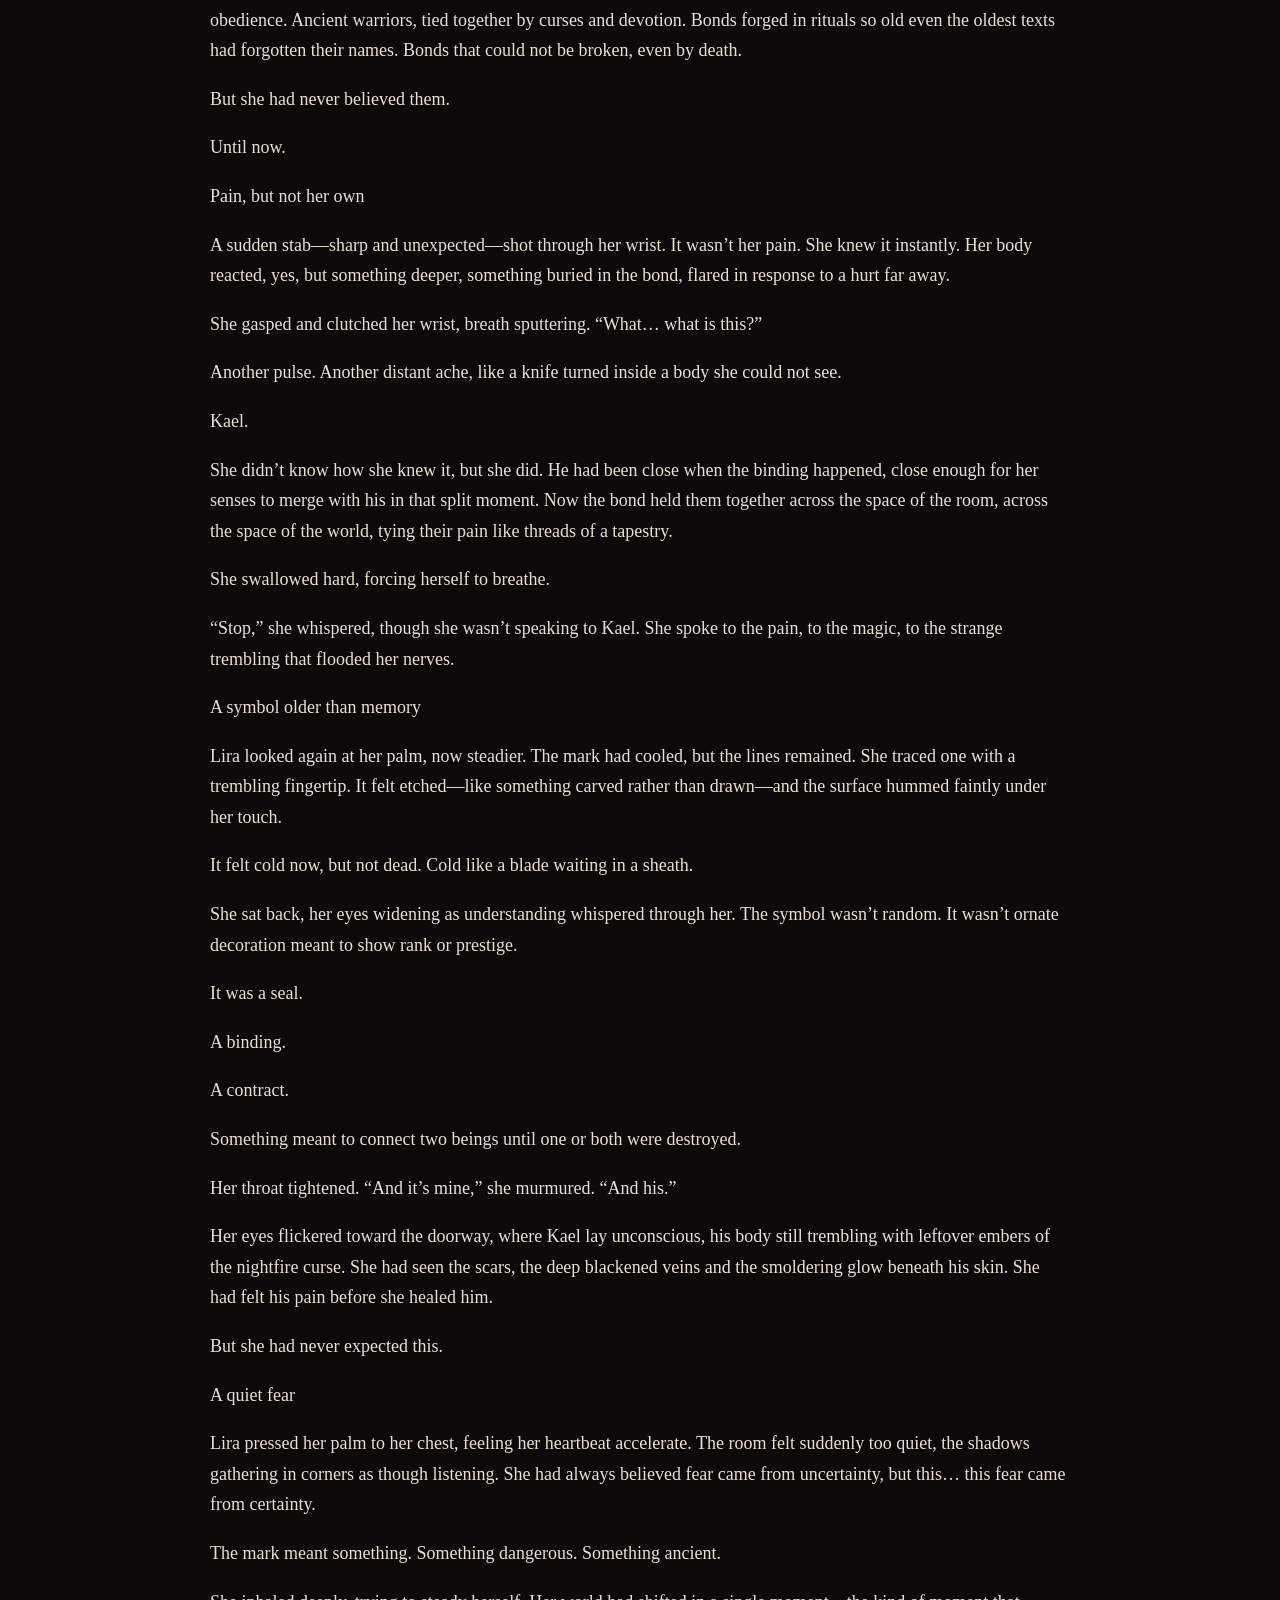
<file: the-cursed-oath/chapter-1/index.html>
<!doctype html><html lang="en"><head><meta charset="utf-8">
<meta name="viewport" content="width=device-width,initial-scale=1">
<title>Chapter 1: The Healer with Forbidden Blood — The Cursed Oath (free to read)</title><meta name="description" content="Read the first chapter of The Cursed Oath free.">
<meta property="og:title" content="Chapter 1: The Healer with Forbidden Blood — The Cursed Oath (free to read)"><meta property="og:description" content="Read the first chapter of The Cursed Oath free."><meta property="og:image" content="https://calderajunorex-cmd.github.io/evan-thorn/the-cursed-oath/cover.jpg">
<link rel="stylesheet" href="../../style.css"><!-- MailerLite Universal -->
<script>
    (function(w,d,e,u,f,l,n){w[f]=w[f]||function(){(w[f].q=w[f].q||[])
    .push(arguments);},l=d.createElement(e),l.async=1,l.src=u,
    n=d.getElementsByTagName(e)[0],n.parentNode.insertBefore(l,n);})
    (window,document,'script','https://assets.mailerlite.com/js/universal.js','ml');
    ml('account', '2454336');
</script>
<!-- End MailerLite Universal -->
<!-- Google tag (gtag.js) -->
<script async src="https://www.googletagmanager.com/gtag/js?id=G-Z0VRPXGSH7"></script>
<script>
  window.dataLayer = window.dataLayer || [];
  function gtag(){dataLayer.push(arguments);}
  gtag('js', new Date());

  gtag('config', 'G-Z0VRPXGSH7');
</script></head><body>
<header class="site"><div class="wrap"><a href="../../index.html">Evan Thorn</a><span class="small">Eclipse Ink</span></div></header>
<main class="wrap"><div class="series">The Cursed Oath</div><h1>Chapter 1: The Healer with Forbidden Blood</h1><article><p>Chapter 2 — Kael of the Nightfire House</p>
<p>Chapter 3 — Bound by Blood, Divided by Fear</p>
<p>Chapter 4 — The Three Houses Prepare for War</p>
<p>Chapter 5 — The Bond Deepens</p>
<p>Chapter 6 — Into the Ruined Sanctum</p>
<p>Chapter 7 — Betrayals of the Heart</p>
<p>Chapter 8 — War Ignites</p>
<p>Chapter 9 — The Curse’s True Face</p>
<p>Chapter 10 — The Bloodbound Rises</p>
<p>Chapter 1 — The Healer with Forbidden Blood</p>
<h3>1.1 The Night the Stars Bled</h3>
<p>The elders of Lira’s village liked to say that the night sky was a scripture of the gods—unchanging, eternal, immune to mortal sorrow. But on the night everything unraveled, the stars trembled like living things, as if some unseen hand had disturbed the heavens themselves.</p>
<p>Lira noticed it first while fetching water from the river. The pail slipped from her fingers the moment she saw the red shimmer on the surface—thin streaks of crimson light rippling across the dark water. She blinked, thinking it a reflection of torches somewhere in the distance. But there were no torches. No fire. No movement except the quiet, steady rush of the river.</p>
<p>Above her, the sky pulsed.</p>
<p>Not bright. Not loud.</p>
<p>Just a slow, eerie heartbeat of red.</p>
<p>A color no star should ever bleed.</p>
<p>She stepped closer to the riverbank, instinct tightening her chest. The air tasted metallic, like the after-scent of a wound. Her fingertips tingled. Her mother once told her that her bloodline would always react to unnatural magic—even the magic Lira tried so hard to pretend she didn’t have.</p>
<p>She whispered to herself, “It’s starting again.”</p>
<p>The air cooled sharply, brushing cold fingers along the back of her neck. Leaves rustled without wind. The faint hum beneath her skin—one she had fought for years to suppress—began to rise, like a chorus waking from slumber.</p>
<p>Lira pressed her palm against her chest, as if she could silence it.</p>
<p>Not now. Not here. Not when she had tried so hard to live quietly.</p>
<p>A sudden crack split the air.</p>
<p>Not thunder.</p>
<p>A tear.</p>
<p>A rip.</p>
<p>Something breaking open.</p>
<p>Lira spun toward the forest. Light—red, the same sickening red as the river glow—flared between the trees. A streak shot across the sky, trailing sparks like embers torn from a dying fire. It fell rapidly, screaming through the night, and crashed deeper in the woods with a sound that rattled every bone in her body.</p>
<p>For a heartbeat, the world went still.</p>
<p>Then the magic inside her surged.</p>
<p>Not gently.</p>
<p>Not softly.</p>
<p>It roared.</p>
<p>Pain lanced through her arm. Lira hissed, clutching her wrist as heat seared across her palm. When she pulled her hand back, she saw it—a faint crimson sigil burned into her skin. A shape she didn’t recognize but somehow instinctively feared.</p>
<p>“No… no, please—”</p>
<p>The sigil pulsed.</p>
<p>The river shimmered darker.</p>
<p>The stars shuddered overhead like lanterns caught in a gust.</p>
<p>A scream tore through the silence.</p>
<p>A human scream.</p>
<p>Not from the village.</p>
<p>From the woods.</p>
<p>Her breath stilled in her throat. She looked behind her—back toward the dim lights of her home, where the rest of the healers would be preparing their sleeping herbs and poultices. She should run to them. Call for help. Fetch someone braver, stronger, less cursed than she was.</p>
<p>But the screaming didn’t stop.</p>
<p>And she had taken an oath.</p>
<p>No matter how troubled she was by her own blood, she was still a healer. Still responsible for lives. Still someone who could not ignore suffering.</p>
<p>Lira snatched up the fallen pail, tossed the water aside, and hurried toward the forest. Branches clawed at her sleeves as she pushed through the undergrowth. The red glow guided her like a sinister lantern.</p>
<p>The smell hit her first—burnt ozone, iron, and something older than time. She covered her mouth as she approached a small clearing.</p>
<p>A crater smoldered in the center, heat rippling off shattered earth. At the heart of it lay a man.</p>
<p>Or something that resembled one.</p>
<p>He was sprawled half-conscious, armor cracked and smoking as if he had fallen straight from the heavens. His hair, dark and tangled, clung to his face. His breathing was shallow—gasping, labored, and full of pain.</p>
<p>Lira froze at the edge of the crater.</p>
<p>Two thoughts collided in her mind:</p>
<p>He’s dying.</p>
<p>And—</p>
<p>He’s dangerous.</p>
<p>But the oath tugged her forward. She knelt beside him cautiously, scanning the injuries. Burns along his shoulders. Blood seeping from cracked skin. A sigil etched across his chest, glowing faintly with the same red as her own palm.</p>
<p>She reached out—but her fingers hovered just shy of touching him. She wasn’t sure why. Perhaps it was intuition. Perhaps it was terror.</p>
<p>Then his hand shot up.</p>
<p>His fingers clamped weakly around her wrist.</p>
<p>Lira inhaled sharply, but he didn’t pull her closer. He barely had the strength to lift his head. His voice, when it came, was a rasp of ash and thunder.</p>
<p>“You… shouldn’t… be here.”</p>
<p>Lira swallowed hard. “You’re hurt. I can help. Let me—”</p>
<p>His grip tightened.</p>
<p>“No,” he forced out. “They’re coming.”</p>
<p>He coughed, and the motion sent a violent tremor through him. The sigil on his chest flickered, then flared—bright enough to illuminate the entire clearing.</p>
<p>Lira shielded her eyes. “What is that magic? Who are you?”</p>
<p>“Kael,” he whispered. “Last heir… Nightfire House…”</p>
<p>Her heart lurched.</p>
<p>Nightfire.</p>
<p>One of the Three Great Houses.</p>
<p>And the most feared.</p>
<p>Before she could react, another explosion of red light tore across the sky. It streaked toward them like a wounded comet. Kael’s eyes widened with urgent terror.</p>
<p>“No time—”</p>
<p>He grabbed her hand and pressed her palm against his chest.</p>
<p>The same moment the falling light struck the earth.</p>
<p>Magic erupted.</p>
<p>A surge of crimson radiance burst from the point where their skin touched. The sigil on her palm aligned with his. A shockwave blasted through them—painful, blinding, alive.</p>
<p>Lira screamed as heat seared up her arm and into her heart.</p>
<p>Kael convulsed.</p>
<p>Blood rose into the air around them—not dripping, but lifting, swirling, forming a ring of scarlet fire. The stars flickered overhead, dimming one by one.</p>
<p>The bond snapped into place with a force that stole her breath.</p>
<p>Then the world went dark.</p>
<p>Lira didn’t remember falling. Only the cold earth beneath her cheek. The fading glow of the crater. The steady, unfamiliar pulse in her veins.</p>
<p>Not her heartbeat.</p>
<p>His.</p>
<p>Intertwined.</p>
<p>Unwelcome.</p>
<p>Unbreakable.</p>
<p>The last thing she heard before consciousness slipped away was Kael’s murmur, barely audible but heavy with something she didn’t yet understand.</p>
<p>“The curse has chosen.”</p>
<h3>1.2 A Patient She Shouldn’t Have Saved</h3>
<p>Lira had always believed that healing was a quiet craft, something practiced in soft light and calm breaths, where the world slowed enough for a pair of steady hands to stitch together what fate had torn apart. She worked in the lower infirmary of the city, a place where the sick were brought when their wounds were too strange or too dangerous for ordinary physicians. The stone walls sweated cold, and the lamps flickered as though wary of the shadows lingering in the corners.</p>
<p>She liked it there. The hush, the stillness, the certainty that what she did mattered. No noise of politics, no whispers of lineage, no reminders of what her own blood carried. Only the pulse of life and her hands guiding it back.</p>
<p>That night, however, the infirmary felt different—pressurized, as though the air itself awaited something dreadful.</p>
<p>A knock cracked through the quiet, sharp enough to jolt Lira from her thoughts. Before she could answer, the doors burst open. Two guards staggered in, dragging a man between them. His armor glimmered with a black-hot sheen, like metal warmed by coals that never cooled. Sparks drifted off him in slow motions, curling into the darkness and leaving tiny burns wherever they landed.</p>
<p>“Bring him here,” Lira whispered, though the urgency in her voice betrayed her calm. She stepped closer, instinct curling in her chest. Even unconscious, the man radiated a heat that scraped against her skin. She felt it before she saw it—the humming in her bones, the vibration in the air around him, a rhythm like a drum buried deep underground.</p>
<p>The guards dropped him onto the table with a thud that shook the lanterns.</p>
<p>“He was found at the eastern gate,” one guard panted. “Half-burned, half-frozen, and…” “Alive,” the other muttered. “Which shouldn’t be possible.”</p>
<p>Lira knelt by the stranger. She studied his face. Even beneath the soot and char, his features held an austere beauty—sharp lines carved by storms, a mouth clenched as though even unconsciousness could not loosen it, and lashes dark as ink against skin glowing with residual heat.</p>
<p>“His heart?” Lira asked.</p>
<p>“Still beating,” a guard replied. “But wrong. Like it’s trying to burn its way out.”</p>
<p>Lira exhaled slowly. She reached for the pulse at his throat. The beat thrummed through her fingers, erratic and uneven, as if a wild rhythm refused to be tamed. She felt something else too—an undertone, a vibration not from the body but from the blood itself. A whisper.</p>
<p>She frowned. Blood shouldn’t whisper.</p>
<p>“Step back,” she told the guards. “Both of you.”</p>
<p>They exchanged uncertain looks but obeyed, retreating until the walls held them.</p>
<p>Lira pressed her palm against the man’s chest. Heat surged, prickling along her arm. She swallowed, steadying her breathing. Healing always demanded focus, but this… this demanded something more. Something older.</p>
<p>Her fingers trembled.</p>
<p>“Don’t,” she murmured to herself, though she wasn’t sure what she meant. Don’t listen? Don’t activate it? Don’t remember?</p>
<p>The whisper returned, stronger now, curling around her thoughts. A note of hunger. A note of pain.</p>
<p>She closed her eyes.</p>
<p>Lira felt the world shift.</p>
<p>The infirmary dimmed, shadows stretching like long fingers. The lamps flickered until only a thin glow remained, shimmering around the body on the table. And within that glow, she saw it—the man’s blood. Not red. Not even warm. Instead, it gleamed like molten obsidian, swirling in slow spirals, glowing from within like something alive.</p>
<p>“Stop…” she breathed.</p>
<p>But the blood continued. It reached out, trembling, as though searching for something. Or someone.</p>
<p>Her skin prickled; her heartbeat rose.</p>
<p>“Lira,” a guard whispered behind her. “What is it?”</p>
<p>“Nothing,” she replied quickly, though her voice cracked.</p>
<p>Because she knew very well what it was.</p>
<p>Forbidden magic.</p>
<p>Healing magic born from blood.</p>
<p>She had sworn never to touch it again.</p>
<p>But the man’s pulse faltered. Then steadied. Then shuddered violently.</p>
<p>“Please,” she whispered—not to the guards, not to the man, but to the quiet space inside her where she locked away the memory of the last time she used it. “Please, don’t make me.”</p>
<p>And still… the whisper called.</p>
<p>Her hand moved on its own.</p>
<p>Lira inhaled sharply, drawing the strange warmth toward her, letting it mingle with her own blood. The and then she felt it—a familiar hum pulsing through her veins, a resonance like a string tightened, then released.</p>
<p>Her magic awakened.</p>
<p>A thin scar along her wrist glowed.</p>
<p>The man inhaled.</p>
<p>His chest rose, the rhythm smoothing, inch by inch.</p>
<p>“Lira!” “Stop—!”</p>
<p>The guards shouted, but their voices blurred.</p>
<p>Because something had changed.</p>
<p>The healing wasn’t flowing outward.</p>
<p>It was looping back.</p>
<p>Connecting.</p>
<p>Binding.</p>
<p>Her eyes flickered open.</p>
<p>The man’s glowing blood surged toward her fingertips, entangling in delicate strands—threads of obsidian light. They curled around her, tugged gently, testing, reaching.</p>
<p>She jerked back.</p>
<p>Too late.</p>
<p>A crackling pulse exploded between them, a burst of cold and heat swirling together. Lira gasped, gasping as the sensation knifed through her chest, then settled, heavy and warm, like an anchor embedded deep inside her heart.</p>
<p>The man’s eyes snapped open.</p>
<p>They glowed—not with flame, but with a deep, bruised amber, as though embers lay buried far beneath ice.</p>
<p>Kael.</p>
<p>Lira didn’t know his name then, but she felt his gaze strike her like lightning.</p>
<p>“Who…” he whispered, voice rasping, “touched me?”</p>
<p>Her throat tightened.</p>
<p>“I— I healed you,” she breathed, though the words felt inadequate. “I shouldn’t have… I didn’t mean—”</p>
<p>“You did,” he whispered, and the intensity in his eyes deepened. “You bind me.”</p>
<p>The threads of glowing blood tightened between them, pulling gently, like a tether.</p>
<p>Lira’s breath caught.</p>
<p>“No,” she murmured. “No, this can’t be happening.”</p>
<p>Because in the realm of the Bloodbound, there were only two ways a bond formed:</p>
<p>By ritual.</p>
<p>Or by fate.</p>
<p>And fate had never been kind to her.</p>
<p>“Lira,” Kael said again, though he had never heard her name before. “What have you done?”</p>
<p>She could only stare at the shimmering strands connecting them, trembling as if they were alive.</p>
<p>What she had done… was save a patient she should never have touched.</p>
<p>And in doing so, she had awakened a curse older than memory.</p>
<p>And bound herself to a man whose blood burned like nightfire.</p>
<p>And whose destiny would now entwine with hers forever.</p>
<h3>1.3 Whispers of Blood-Singing</h3>
<p>Shadows in the Quiet</p>
<p>Lira had never meant to listen.</p>
<p>She had been trained to ignore the soft murmuring that curled at the edges of her hearing, the strange vibrations that trembled through her veins whenever she worked near wounded flesh. Healing, her teachers had insisted, required calm, control, and silence. But silence had always abandoned her. Instead, something else lingered — a low, trembling hum that rose and fell like a distant choir buried beneath stone.</p>
<p>Tonight it felt closer.</p>
<p>She sat alone in the infirmary, moonlight spilling through a cracked window and painting silver shapes across the floor. The patient she’d treated earlier — a soldier with a shattered arm — slept fitfully, his breathing shallow but steady. Lira had completed the healing, binding bone and flesh with a careful technique she’d learned from her mother. Yet the hum remained, coiling in her chest.</p>
<p>It wasn’t a sound so much as a sensation.</p>
<p>A warmth that fluttered in her throat, a pulse in her fingertips, a rhythm that matched the throb of her heart. She inhaled slowly, trying to steady herself, but the whispers only grew stronger — softer, yes, but sharper, too, like threads of silk dragged across glass.</p>
<p>She pressed her hand to the stone wall beside her, feeling a faint vibration beneath the cold surface. It wasn’t coming from the infirmary, or even the building. It seeped through the structure, through the earth, through something older. And it called to her.</p>
<p>The First Note</p>
<p>Lira closed her eyes.</p>
<p>When she did, the whispers sharpened. Not words — nothing her mind could translate — but a pattern, a pulse, a cadence. A rhythm that felt as though it had been written inside her long before she’d ever understood what it meant. She let the sound flow through her, hesitant, frightened, yet irresistibly drawn.</p>
<p>It brushed against her consciousness like a hand she couldn’t see.</p>
<p>Then, suddenly, a single tone rose above the rest. Clear. Pure. Terrifying.</p>
<p>Her breath caught.</p>
<p>The tone wasn’t external. It wasn’t coming from the walls, or the stone, or the night. It rose from her own bones, vibrating in the hollow spaces between her ribs. She gasped and clutched her chest, startled by the intensity.</p>
<p>The air around her trembled.</p>
<p>And with it came a subtle warmth — the warmth of something awakening.</p>
<p>Lira staggered back, her heel catching on the wooden stool behind her. She barely kept her balance as the whispering chorus surged, swelling until it felt as though every heartbeat was tearing loose a fragment of something ancient.</p>
<p>Memories flickered.</p>
<p>Not hers — not fully — but impressions. Shadows. Echoes. A buried history buried so deeply she had never suspected it existed. She saw flashes of red light, the gleam of a blade, the glimmer of a sigil etched in blood, a circle of warriors kneeling in a ritual older than kingdoms.</p>
<p>Then the vision collapsed.</p>
<p>A Taste of the Past</p>
<p>Lira breathed in sharply.</p>
<p>Her throat burned, as though she’d swallowed a spark. Her palms tingled, and the hum softened again, retreating into the quiet like a tide slipping back from the shore. But the aftermath lingered — a residue, a warmth, a knowledge she couldn’t name.</p>
<p>She wiped her hands on her skirt, though they felt clean. The sensation wasn’t physical — it was deeper, rooted somewhere between emotion and instinct.</p>
<p>“What… was that?” she whispered.</p>
<p>Her voice trembled.</p>
<p>No answer came.</p>
<p>Only the faint heartbeat of the infirmary around her, the rustling of the curtains, the shallow breaths of the wounded soldier, the whisper of wind outside.</p>
<p>But the hum… the hum lingered still, flickering in the corners of her awareness like a candle about to gutter out.</p>
<p>A memory pressed gently against her mind. Something she wasn’t ready to understand.</p>
<p>A name.</p>
<p>A shape.</p>
<p>A word formed of light and darkness together.</p>
<p>Then it vanished.</p>
<p>Lira sank weakly onto the stool, grasping the edge with trembling fingers. She wasn’t afraid of the whispering — not exactly. It wasn’t a threat. It felt… familiar, almost comforting, like a melody she’d heard long ago and forgotten.</p>
<p>But she had no reason for it to be familiar.</p>
<p>Her healing magic, though forbidden by the council, had always been quiet, subtle, restrained. She’d learned to focus on techniques, on herbal compounds, on disciplined control.</p>
<p>Not this.</p>
<p>Not the wild pulse of something older and untamed.</p>
<p>A Call She Didn’t Understand</p>
<p>Lira inhaled again, slower this time.</p>
<p>“Why now?” she murmured.</p>
<p>The answer rose in the hush of her thoughts, not in words but in a shift in the atmosphere — a subtle tightening, a pressure behind her eyes, a tug deep in her blood.</p>
<p>Something had reached for her.</p>
<p>Something had begun.</p>
<p>She hadn’t chosen it. She hadn’t even knowingly practiced it.</p>
<p>But the whispering felt like an invitation, or a warning, or a memory pulled from a forgotten age.</p>
<p>A ship drifting in the dark.</p>
<p>A flame relit.</p>
<p>A bond waiting.</p>
<p>Lira’s hands trembled as she pressed them together, closing her eyes again.</p>
<p>Every part of her body seemed to lean toward the sound, as though gravity itself had changed direction.</p>
<p>She shivered.</p>
<p>Something warm curled around her heart.</p>
<p>And for a moment — just a moment — she felt as though she wasn’t alone.</p>
<p>Then the hum vanished completely.</p>
<p>Gone.</p>
<p>Only silence.</p>
<p>And an emptiness where the warmth had been.</p>
<p>Lira exhaled shakily.</p>
<p>Whatever had whispered to her… it had been only the beginning.</p>
<p>And she somehow knew — even without understanding why — that the whispers would return.</p>
<p>Sooner than she wanted.</p>
<p>And when they did, her life would no longer be her own.</p>
<h3>1.4 The Mark on Lira’s Palm</h3>
<p>A warmth she did not expect</p>
<p>Lira had never been afraid of blood. She had spent her life surrounded by it—cuttings from herbs, the spill of a wounded soldier, the slow pulse of life slipping through torn flesh. Blood was a language she understood, a story she could read even when others could not. But the mark blooming on her palm that night felt nothing like the familiar warmth of healing. It throbbed with a heat that curled inward, as if something alive had awakened beneath her skin and pressed its tiny, burning heart against her own.</p>
<p>She stared at it in the dim glow of the lamps, her fingers trembling. The symbol formed in sharp, dark lines—intricate, twisting, almost beautiful in a way that made her stomach twist. It looked older than any script she had ever studied, older than any magic she had seen. And it glimmered faintly, as though catching light that wasn’t there.</p>
<p>Lira exhaled slowly, fighting the strange dizziness creeping up her spine. She pressed her palm against the wooden table, but the warmth still pulsed, rhythmical and insistent, like a heartbeat trying to teach her a new pattern.</p>
<p>A bond she never meant to forge</p>
<p>“I didn’t do anything,” she whispered to herself, though she wasn’t entirely sure what she meant. She hadn’t intended to bind herself to the warrior. She hadn’t even meant to touch him with healing blood, not in the way she had. But Kael’s wounds had been collapsing, the dark flames searing through his veins, and her instincts had taken over. She’d reached for him before thought, before caution, before fear. And something had answered.</p>
<p>The mark on her palm glowed again, stronger this time, spilling a thin ribbon of silver along the lines. Lira jerked her hand back, startled, and the light flickered like a candle caught in a sudden draft.</p>
<p>Her breath hitched. “Bloodbound,” she murmured, the word slipping out before she could stop it.</p>
<p>She had heard stories—the kind whispered in medicine halls and taverns, half-truths meant to frighten apprentices into obedience. Ancient warriors, tied together by curses and devotion. Bonds forged in rituals so old even the oldest texts had forgotten their names. Bonds that could not be broken, even by death.</p>
<p>But she had never believed them.</p>
<p>Until now.</p>
<p>Pain, but not her own</p>
<p>A sudden stab—sharp and unexpected—shot through her wrist. It wasn’t her pain. She knew it instantly. Her body reacted, yes, but something deeper, something buried in the bond, flared in response to a hurt far away.</p>
<p>She gasped and clutched her wrist, breath sputtering. “What… what is this?”</p>
<p>Another pulse. Another distant ache, like a knife turned inside a body she could not see.</p>
<p>Kael.</p>
<p>She didn’t know how she knew it, but she did. He had been close when the binding happened, close enough for her senses to merge with his in that split moment. Now the bond held them together across the space of the room, across the space of the world, tying their pain like threads of a tapestry.</p>
<p>She swallowed hard, forcing herself to breathe.</p>
<p>“Stop,” she whispered, though she wasn’t speaking to Kael. She spoke to the pain, to the magic, to the strange trembling that flooded her nerves.</p>
<p>A symbol older than memory</p>
<p>Lira looked again at her palm, now steadier. The mark had cooled, but the lines remained. She traced one with a trembling fingertip. It felt etched—like something carved rather than drawn—and the surface hummed faintly under her touch.</p>
<p>It felt cold now, but not dead. Cold like a blade waiting in a sheath.</p>
<p>She sat back, her eyes widening as understanding whispered through her. The symbol wasn’t random. It wasn’t ornate decoration meant to show rank or prestige.</p>
<p>It was a seal.</p>
<p>A binding.</p>
<p>A contract.</p>
<p>Something meant to connect two beings until one or both were destroyed.</p>
<p>Her throat tightened. “And it’s mine,” she murmured. “And his.”</p>
<p>Her eyes flickered toward the doorway, where Kael lay unconscious, his body still trembling with leftover embers of the nightfire curse. She had seen the scars, the deep blackened veins and the smoldering glow beneath his skin. She had felt his pain before she healed him.</p>
<p>But she had never expected this.</p>
<p>A quiet fear</p>
<p>Lira pressed her palm to her chest, feeling her heartbeat accelerate. The room felt suddenly too quiet, the shadows gathering in corners as though listening. She had always believed fear came from uncertainty, but this… this fear came from certainty.</p>
<p>The mark meant something. Something dangerous. Something ancient.</p>
<p>She inhaled deeply, trying to steady herself. Her world had shifted in a single moment—the kind of moment that rewrites a life.</p>
<p>And she had no idea how to undo it.</p>
<p>“What have I done?” she whispered, though the question felt heavier than the air around her, sinking into her bones.</p>
<p>A pulse returns</p>
<p>Then, softly, almost gently, the mark warmed again.</p>
<p>A slow pulse.</p>
<p>Not pain this time. Not fear. Something else.</p>
<p>Connection.</p>
<p>She froze.</p>
<p>Because this warmth wasn’t hers.</p>
<p>And it wasn’t his pain.</p>
<p>It felt like a reaching.</p>
<p>A presence.</p>
<p>A thread stretching between them.</p>
<p>Her breath caught.</p>
<p>“Kael…”</p>
<p>She wasn’t sure if she called to him, or if the bond called to both of them.</p>
<p>But in that trembling moment, with the silver lines glowing faintly against her skin, Lira understood one truth with perfect clarity:</p>
<p>The mark wasn’t just a curse.</p>
<p>It was a beginning.</p>
<h3>1.5 When the Hunters Arrive</h3>
<p>Cold Footsteps in the Dark</p>
<p>The night had settled over the village like a shroud, heavy and still, pressing against the wooden roofs and cobbled paths until even the air seemed unwilling to move. Lira stood inside the small clinic, hands trembling slightly as she wiped dried blood from her palms. The healing she had performed earlier still throbbed in her veins—an ache unlike anything she’d ever felt, a pulse that whispered with a rhythm older than language.</p>
<p>Outside, the wind shifted. A sound drifted in, muffled but unmistakable—footsteps. Not the casual steps of travelers or villagers returning home. These were measured, disciplined. And many.</p>
<p>Lira’s breath caught.</p>
<p>She wasn’t supposed to be noticed. She wasn’t supposed to draw attention. Healing magic, when used improperly, burned through the body, leaving traces only certain people knew how to follow. She had used it anyway. For a dying man who had begged her with eyes full of fear and hope. And now the consequences were beginning to gather.</p>
<p>“Not now,” she whispered, though the words felt powerless. “Please… not now.”</p>
<p>The clinic door rattled, the wooden frame trembling under a gentle knock. Not a polite knock, but a warning. A signal. Lira stepped back instinctively, her heart hammering, the strange warmth of the bloodbond—still newly formed, still unsteady—glowing beneath her skin.</p>
<p>Another knock came, sharper this time.</p>
<p>Then the sound of boots against stone.</p>
<p>Shadows at the Threshold</p>
<p>Lira moved toward the window, careful not to let the curtains shift. She pressed her eye to the gap and saw them: figures clad in dark armor, their silhouettes sharp and angular beneath the firelight from a lantern held aloft. Their helmets bore the sigil of the Hunters—an ancient order tasked with tracking magical anomalies, especially healing blood. And especially those who wielded it without sanction.</p>
<p>They weren’t here for a conversation.</p>
<p>One of them stepped forward, raising a hand in a signal. Others fanned out, encircling the building with the precision of soldiers who had practiced this dance a thousand times. Their formation tightened, their boots crunching softly on the frozen gravel.</p>
<p>Lira felt the cold seep through her bones.</p>
<p>“They’ve found me,” she murmured.</p>
<p>She wasn’t wrong. Something in her magic—something wild, something forbidden—had bled into the night, glowing like a beacon. She hadn’t meant to, of course. She’d been focused on saving a life, not hiding her own. But the Hunters didn’t care about intent. They cared about control. And order. And eliminating anything that threatened the fragile balance between the Houses.</p>
<p>A metallic clatter echoed near the door.</p>
<p>They had placed something there—perhaps a device meant to detect magic, or a simple tool meant to breach. Lira swallowed hard.</p>
<p>Her thoughts raced. She could try to flee through the back. She could try to hide. She could try to… but where? And for how long?</p>
<p>She was trapped.</p>
<p>The Door Splinters</p>
<p>A crack split the quiet as the Hunters rammed the door.</p>
<p>Wood groaned. Hinges screamed.</p>
<p>“Open in the name of the Order,” a voice called out, filtered through a mask and cold as the winter wind.</p>
<p>Lira clenched her fists. The warmth inside her surged again—an instinctive pulse, almost protective. She felt it even before she understood it, like a spark catching in dry tinder.</p>
<p>She wasn’t alone anymore.</p>
<p>Then the door burst inward.</p>
<p>Fragments of wood scattered across the floor as the Hunters stormed inside, weapons poised, eyes scanning, searching. Their movements were flawless, coordinated, trained.</p>
<p>Lira stepped back, raising her hands slowly.</p>
<p>“I’m not a threat,” she said. Her voice shook slightly, though she tried to steady it. “I used healing magic because—”</p>
<p>“Because,” one Hunter interrupted, “you broke the laws of the Houses. Healing blood is forbidden without sanction.”</p>
<p>“It was a life-or-death moment,” Lira insisted. “You would have done the same.”</p>
<p>“I,” the Hunter replied, “don’t take risks with forbidden arts.”</p>
<p>Another Hunter stepped forward, his gaze sharp, studying her with the clinical intensity of a predator. “Show your hands.”</p>
<p>Lira complied, though every instinct told her not to. She felt the pulse again—stronger now, a thrum of energy that wasn’t her own, a resonance that scraped against her bones.</p>
<p>Then it happened.</p>
<p>A spark of crimson light flickered between her palms.</p>
<p>The Hunters froze.</p>
<p>Every weapon aimed at her in the same breath.</p>
<p>“What is that?” one demanded.</p>
<p>“A sign,” another whispered. “A bond.”</p>
<p>Lira felt the warmth flare, a rush of heat that spread through her chest like wildfire. She gasped, clutching her heart.</p>
<p>“No,” she breathed. “No, this can’t be—”</p>
<p>Because the spark wasn’t simply magic.</p>
<p>It wasn’t simply healing.</p>
<p>It was a binding.</p>
<p>One forged in blood and fate.</p>
<p>And she hadn’t meant to create it.</p>
<p>But the bond had formed anyway.</p>
<p>And somewhere, far from this clinic, someone else felt it too.</p>
<p>A Presence Beyond the Hunters</p>
<p>The Hunters exchanged looks.</p>
<p>“The House will want to see this,” the sharp-eyed one muttered.</p>
<p>“This is a Bloodbound manifestation,” another said.</p>
<p>“Not possible,” a third whispered.</p>
<p>But Lira’s trembling hands glowed brighter, and the warmth inside her surged again, stronger, deeper, trembling with a voice she couldn’t hear but somehow understood.</p>
<p>A voice that belonged to someone powerful.</p>
<p>Someone dangerous.</p>
<p>Someone who had been waiting.</p>
<p>Lira staggered back, breathing hard.</p>
<p>“Please,” she whispered. “Don’t take me. I don’t know what I’ve done.”</p>
<p>One Hunter stepped forward, raising his weapon.</p>
<p>But before he could speak, before he could strike—</p>
<p>A crackling burst of crimson light exploded from Lira’s chest, filling the clinic with a blinding glow.</p>
<p>And in that instant, every Hunter felt it—the weight of something ancient awakening.</p>
<p>Something they had spent generations trying to erase.</p>
<p>Something called the Bloodbound.</p>
<h3>1.6 A Warrior Cloaked in Nightfire</h3>
<p>A Shape in the Dark</p>
<p>The corridor smelled of cold stone and old ash, the kind of scent that settled into every crack of a palace built on victories and buried regrets. Lira had stepped inside expecting only silence, maybe a glimpse of a wounded soldier or a trembling apprentice. She had not expected him.</p>
<p>At first, he appeared as nothing more than a silhouette—tall, still, and shrouded in a darkness that seemed heavier than the shadows around him. The torchlight behind Lira flickered, catching the edges of his form and revealing a faint ember-like glow clinging to his armor. It wasn’t fire, not exactly, but something close: a trembling warmth that curled around the metal, breathing like a trapped flame.</p>
<p>When he moved, the glow pulsed.</p>
<p>Lira inhaled sharply. She had seen battlefield flames before, wild and uncontrolled, but nothing like this. The glow clung to him the way a secret clung to a tongue—too close, too intimate, impossible to ignore.</p>
<p>He stepped forward, and the warmth reached her skin, though the air around them remained cold. It wasn’t heat that burned; it was something older, something that remembered the ashes of a war long forgotten.</p>
<p>The Weight of a Curse</p>
<p>His eyes found hers, and Lira felt the world tilt. They were the color of molten obsidian, black but reflecting every flicker of light, every trembling flame. She expected anger, or perhaps exhaustion. Instead, she saw something far more unsettling—an emptiness carved by centuries of responsibility.</p>
<p>Kael.</p>
<p>She didn’t yet know his name, but she knew the kind of person he was. You could sense it in the way he held himself, as though every step required a decision he had already made a thousand times before. A warrior shaped not only by battle but by something heavier, something that pressed on his chest the way a hand presses on a wound.</p>
<p>His armor was segmented plates of blackened steel, each etched with symbols Lira didn’t recognize. But it wasn’t the symbols that caught her attention. It was the way the glow seeped from within the metal itself, leaking through tiny cracks like fire trying to escape.</p>
<p>“Are you hurt?” she asked, though she wasn’t sure whether she meant the question or feared it.</p>
<p>He didn’t answer immediately. Instead, he watched her with a kind of detached curiosity, as though he was trying to read a story buried beneath her skin.</p>
<p>The Fire That Wouldn’t Die</p>
<p>When he finally spoke, his voice was low and rough, like gravel pushed together by a slow-moving wind.</p>
<p>“I am not,” he said. “Not in the way you think.”</p>
<p>His gauntlet rose to his chest. The glow surged in response, brightening until it cast orange reflections across the walls.</p>
<p>“It burns,” he murmured.</p>
<p>Lira hesitated. She wasn’t sure whether he meant the fire or the curse. Or perhaps both.</p>
<p>“It always burns,” he continued, as though he had forgotten she was there. “Ever since the night my father died. Ever since the oath took hold.”</p>
<p>He exhaled, and the glow dimmed slightly, curling back into the armor as if embarrassed by its own brightness.</p>
<p>Lira stepped closer, her healer’s instincts rising despite her uncertainty. The warmth radiating from him tugged at her senses, but it didn’t hurt her. Instead, it hummed softly, like a distant drum beat.</p>
<p>“This isn’t normal fire,” she whispered.</p>
<p>“No,” he replied. “It’s a memory.”</p>
<p>A Warrior Born of Flames</p>
<p>He turned, and for a moment Lira saw the full breadth of him—the long coat of Nightfire House robes, torn at the edges, stained with soot and something darker. The armor underneath glimmered in pulses, each flicker revealing more detail: runes etched deep into the metal, symbols shaped like stars collapsing in on themselves.</p>
<p>“Nightfire warriors are meant to carry the flames,” he said quietly. “We are forged in fire so that others do not have to be.”</p>
<p>“And you?” Lira asked.</p>
<p>“And I carry more than my share.”</p>
<p>He faced her again, and the glow surged once more, stronger than before.</p>
<p>“It isn’t praise,” he continued. “It isn’t even a gift. It is a weight that devours its bearer slowly. A curse disguised as honor.”</p>
<p>The shadows around him trembled, reacting to the pulse of the glow. Lira felt a strange sensation—an awareness of something alive, something listening.</p>
<p>“You shouldn’t be standing so close,” Kael said.</p>
<p>“I heal,” Lira replied softly. “It’s what I do.”</p>
<p>“Then you should know better.” His eyes softened for a fraction of a heartbeat, as though he recognized something in her defiance. “My flame consumes those who touch it.”</p>
<p>“Then I won’t touch it,” she said. “But I will look.”</p>
<p>A corner of his mouth twitched—not quite a smile, not quite a grimace. Perhaps neither.</p>
<p>“And why would you risk it?” he asked.</p>
<p>“Because you look like someone who has been carrying a fire alone for far too long.”</p>
<p>His eyes darkened. The glow dimmed. For a moment, the corridor returned to its ordinary shadows.</p>
<p>Then he spoke again.</p>
<p>“Then you should know this,” Kael whispered. “I am not just a warrior cloaked in nightfire.”</p>
<p>He stepped closer, and the warmth rose again, curling around them like a living thing.</p>
<p>“I am a warrior bound by it.”</p>
<p>And with that, the glow surged once more, bright enough to blind, bright enough to burn, bright enough to remind Lira that some flames do not warm—they claim.</p>
<h3>1.7 The Accidental Binding</h3>
<p>A sudden warmth spread through Lira’s palm, so unexpected and sharp that it stole the breath from her lungs. She had only meant to steady the wounded man—an errant soldier found half-buried in the frost outside the infirmary. She had meant to soothe the torn flesh, nothing more. Healing was a habit, a reflex, something she’d been doing since childhood. But the moment her fingers brushed the soldier’s skin, something ancient and cold stirred beneath the surface, a vibration older than any spell she’d ever been taught.</p>
<p>The warmth turned to heat, then to something else—an electric pulse that raced up her arm and burst behind her eyes. Lira staggered back, clutching her hand. “What—?”</p>
<p>Before she could finish the question, the heat surged again, stronger, crackling, alive. The soldier’s body convulsed, not in pain but in a strange, almost reverent shudder. His eyes fluttered open, glowing a deep ember-red, like coals buried in ash.</p>
<p>“Don’t touch me,” he whispered, voice raw and trembling, though his grip tightened around her wrist with unexpected strength. “Don’t… please…”</p>
<p>But Lira wasn’t listening anymore. She felt it—something tightening inside her, wrapping around her pulse, binding her to the man with a force that felt both violent and intimate. The world dimmed, warping at the edges as if the air itself recoiled.</p>
<p>A thin line of crimson light formed between their hands. It wasn’t a beam or a spark. It resembled a thread—silken, trembling, humming with a rhythm that matched her heartbeat. She watched, frozen, as it throbbed and curled, weaving itself around her wrist and then around his.</p>
<p>“This isn’t possible,” Lira whispered. Her throat felt tight, constricted by fear. “This shouldn’t happen… healing magic doesn’t—”</p>
<p>The thread tightened.</p>
<p>A muffled crack echoed through the infirmary as though the room itself inhaled sharply. Candles guttered and sputtered out. Shadows curled inward, drawn toward the glowing line. And in that moment, the soldier’s eyes sharpened, the ember glow deepening until his pupils vanished entirely.</p>
<p>“Kael…” he murmured, almost in awe, as if speaking his own name for the first time. “House of Nightfire… bound again.”</p>
<p>Lira blinked. Bound? Again?</p>
<p>“Let go,” she pleaded, but her voice trembled. “I can’t,” Kael said. “Neither can you.”</p>
<p>The red thread constricted once more, then pulsed gently—like a heartbeat—before settling into a steady glow. Heat washed through Lira in waves, alternating between comfort and agony. She felt her bones hum, her skin prickle, her thoughts scatter as if caught in the wind.</p>
<p>Then, suddenly, silence.</p>
<p>The thread faded. The light dimmed. But the warmth remained—settled deep inside her, like a coal buried beneath the surface.</p>
<p>Lira dropped to her knees, gasping. “What… what have I done?”</p>
<p>Kael released her wrist slowly, his eyes flickering back to human tones, though a faint shimmer still lingered around them. “You have bound yourself,” he said quietly. “To me.”</p>
<p>“That’s impossible,” Lira whispered. “I don’t wield binding magic. I heal. That’s all I—”</p>
<p>“Then you do not understand what you touched.” Kael looked down at his own palm, where a faint scar glimmered—an old mark, half-faded, half-lit. “This brand has been dormant for decades. My family tried to destroy it, to silence it. But the curse… it awakens only when blood answers blood.”</p>
<p>“And my blood answered,” Lira murmured, stunned.</p>
<p>“A healer,” Kael said, almost with wonder. “A healer with forbidden magic. You shouldn’t exist anymore.”</p>
<p>Lira shook her head, trying to steady herself. “I’m no legend. I’m no omen. I’m just… a girl who heals the wounded.”</p>
<p>“Then you’re also the reason the bond returned.” His gaze sharpened, something hardening in it—fear, resentment, desperation, all layered together. “And now you share my fate.”</p>
<p>“What fate?” she demanded.</p>
<p>Kael inhaled sharply, as though bracing himself for a blow. “The fate of the Bloodbound. The warrior circle cursed to carry a legacy of blood and fire. We bind once… and never escape.”</p>
<p>Lira’s pulse throbbed in her ears. “You’re telling me I’m trapped? That this… this accident means I’m tied to you forever?”</p>
<p>“It means,” Kael corrected, “that until the curse is broken, you and I share a link. A link that hurts when one of us hurts. A link that strengthens when one of us grows. A link that cannot be severed by ordinary magic.”</p>
<p>Lira swallowed, trembling. “I don’t want this.”</p>
<p>Kael stepped back, tension etched into every line of his body. “Nor do I.”</p>
<p>His voice cracked slightly, revealing a vulnerability he desperately tried to hide. “I have spent my entire life resisting the bond. The curse burns through my veins every day. And now…” He looked at her again, a mixture of dread and awe. “Now it has chosen you.”</p>
<p>Lira stared at the faint warmth lingering on her palm. She could still feel it—subtle, humming, alive. A reminder of a moment she could never undo.</p>
<p>“I didn’t choose this,” she whispered.</p>
<p>“No,” Kael said softly, “but the bond did.”</p>
<p>And in the quiet aftermath, the flickering shadows creeping back into the room seemed to whisper the same truth.</p>
<p>Something ancient had awakened. Something dangerous had been set in motion. And two strangers, bound by blood, now stood at the center of it.</p></article><div class="box"><b>Want to know what happens next?</b><p>Listen to the full audiobook.</p><a class="btn" href="https://eclipse-ink.itch.io/the-cursed-oath-audiobook-bloodbound-book-1?utm_source=site&amp;utm_medium=chapter&amp;utm_campaign=the-cursed-oath">Get the audiobook</a><a class="btn alt" href="../index.html">Back to book page</a></div><div class="box"><b>Get new chapters and releases</b><div class="ml-embedded" data-form="uQVIh5"></div></div></main>
<footer class="wrap"><hr>© Evan Thorn · Eclipse Ink. Audiobooks are narrated by AI voices.</footer></body></html>
</file>
<file: style.css>
:root{--bg:#0d0809;--card:#171011;--gold:#e8b04a;--red:#c8372d;--text:#eadfd6;--mute:#a69a90}
*{box-sizing:border-box}body{margin:0;background:var(--bg);color:var(--text);font:18px/1.7 Georgia,'Times New Roman',serif}
a{color:var(--gold)}.wrap{max-width:900px;margin:0 auto;padding:24px 20px}
header.site{border-bottom:1px solid #2b1d1d}header.site .wrap{display:flex;justify-content:space-between;align-items:baseline;padding:14px 20px}
header.site a{text-decoration:none;font-weight:bold;letter-spacing:.08em;text-transform:uppercase}
h1,h2,h3{font-weight:normal;line-height:1.25;color:#fff}h1{font-size:2.3rem;margin:.2em 0}
.series{color:var(--gold);letter-spacing:.12em;text-transform:uppercase;font-size:.8rem}
.tag{font-style:italic;color:var(--mute)}.book{display:flex;gap:32px;flex-wrap:wrap;margin:20px 0}
.book img{width:300px;max-width:100%;height:auto;border-radius:6px;box-shadow:0 0 40px color-mix(in srgb,var(--red) 33%,transparent)}.book .info{flex:1;min-width:260px}
.btn{display:inline-block;background:var(--red);color:#fff;padding:12px 24px;border-radius:4px;text-decoration:none;font-weight:bold;margin:6px 10px 6px 0}
.btn.alt{background:transparent;border:1px solid var(--gold);color:var(--gold)}.box{background:var(--card);padding:18px 22px;border-radius:6px;margin:22px 0}
audio{width:100%;margin-top:8px}.small{font-size:.85rem;color:var(--mute)}hr{border:0;border-top:1px solid #3a2626;margin:2em 0}
article p{margin:0 0 1em}article h3{margin:1.6em 0 .6em;color:var(--gold)}
.cards{display:grid;grid-template-columns:repeat(auto-fill,minmax(220px,1fr));gap:22px}.cards a{text-decoration:none;color:var(--text)}
.cards img{width:100%;height:auto;border-radius:6px}input[type=email]{padding:10px;font-size:1rem;width:260px;max-width:100%}
button{padding:10px 18px;font-size:1rem;background:var(--gold);border:0;border-radius:4px;cursor:pointer}footer{color:var(--mute);font-size:.85rem}
</file>
